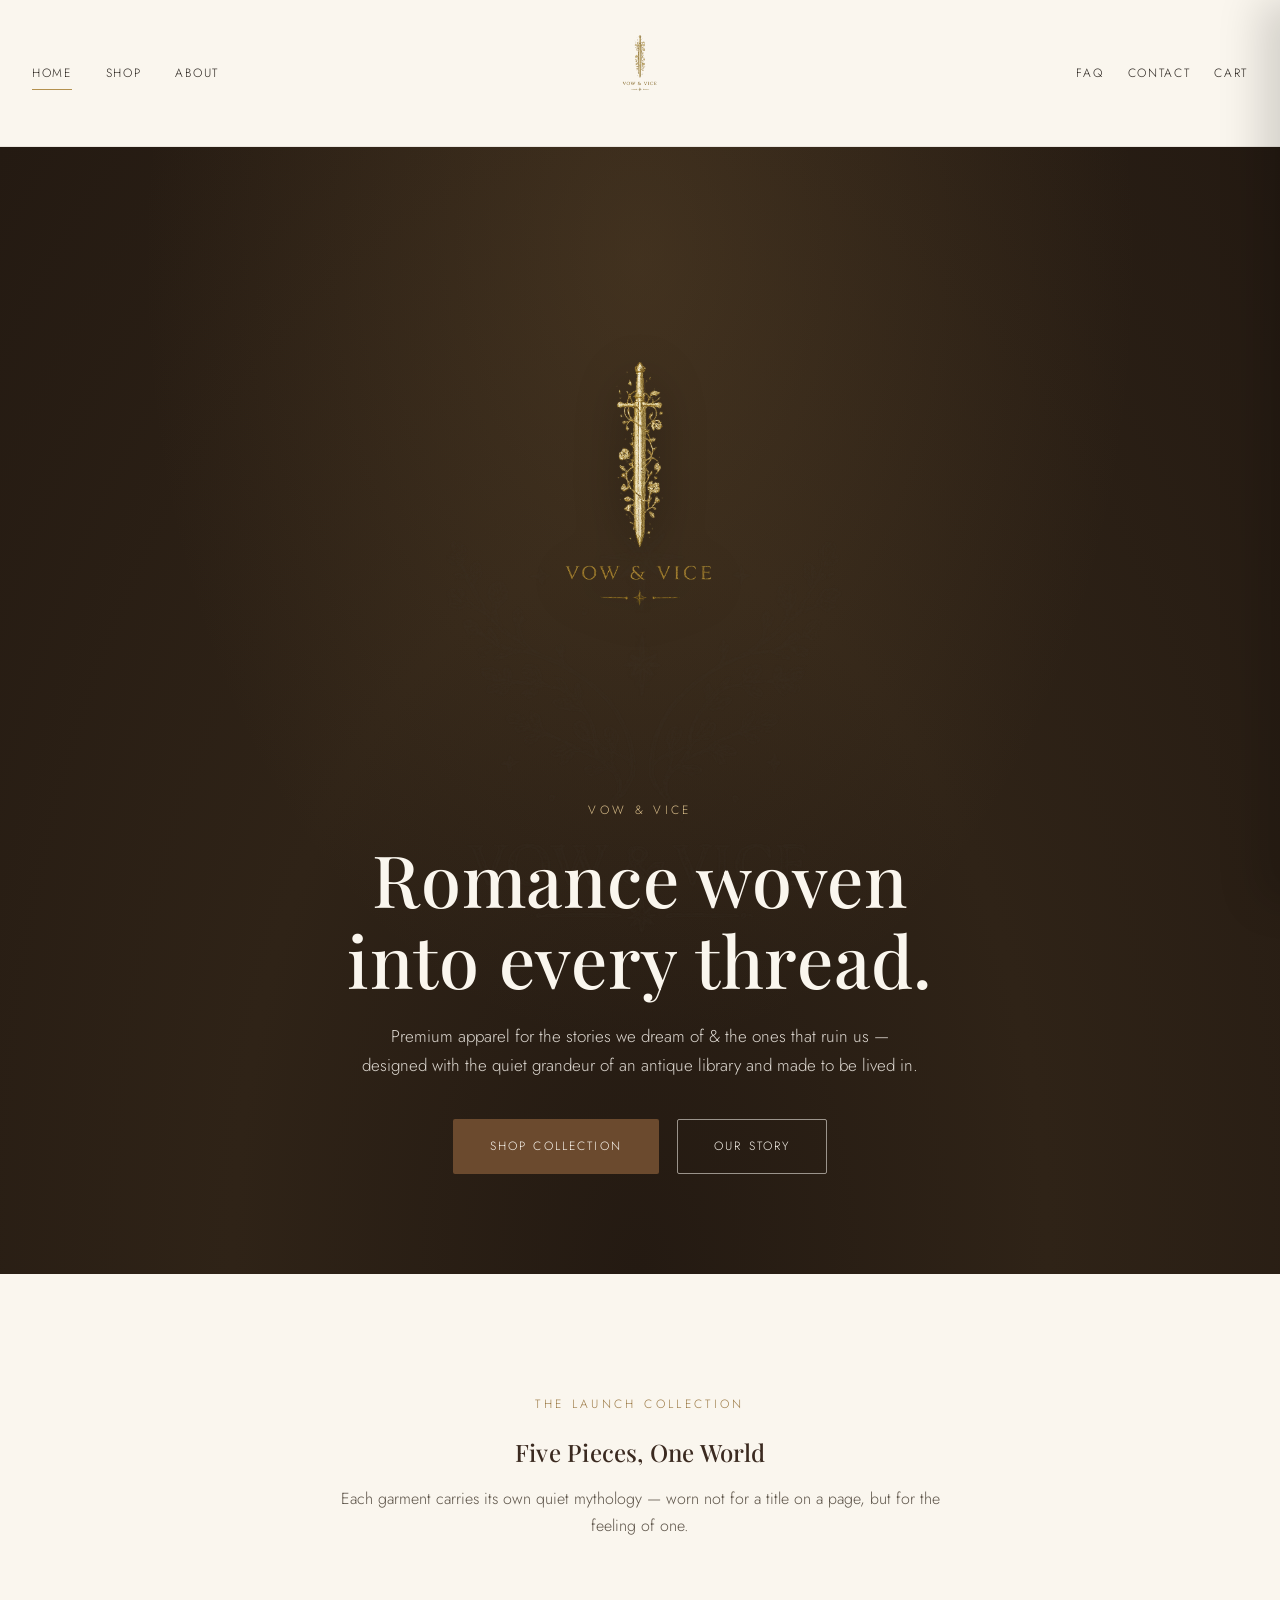
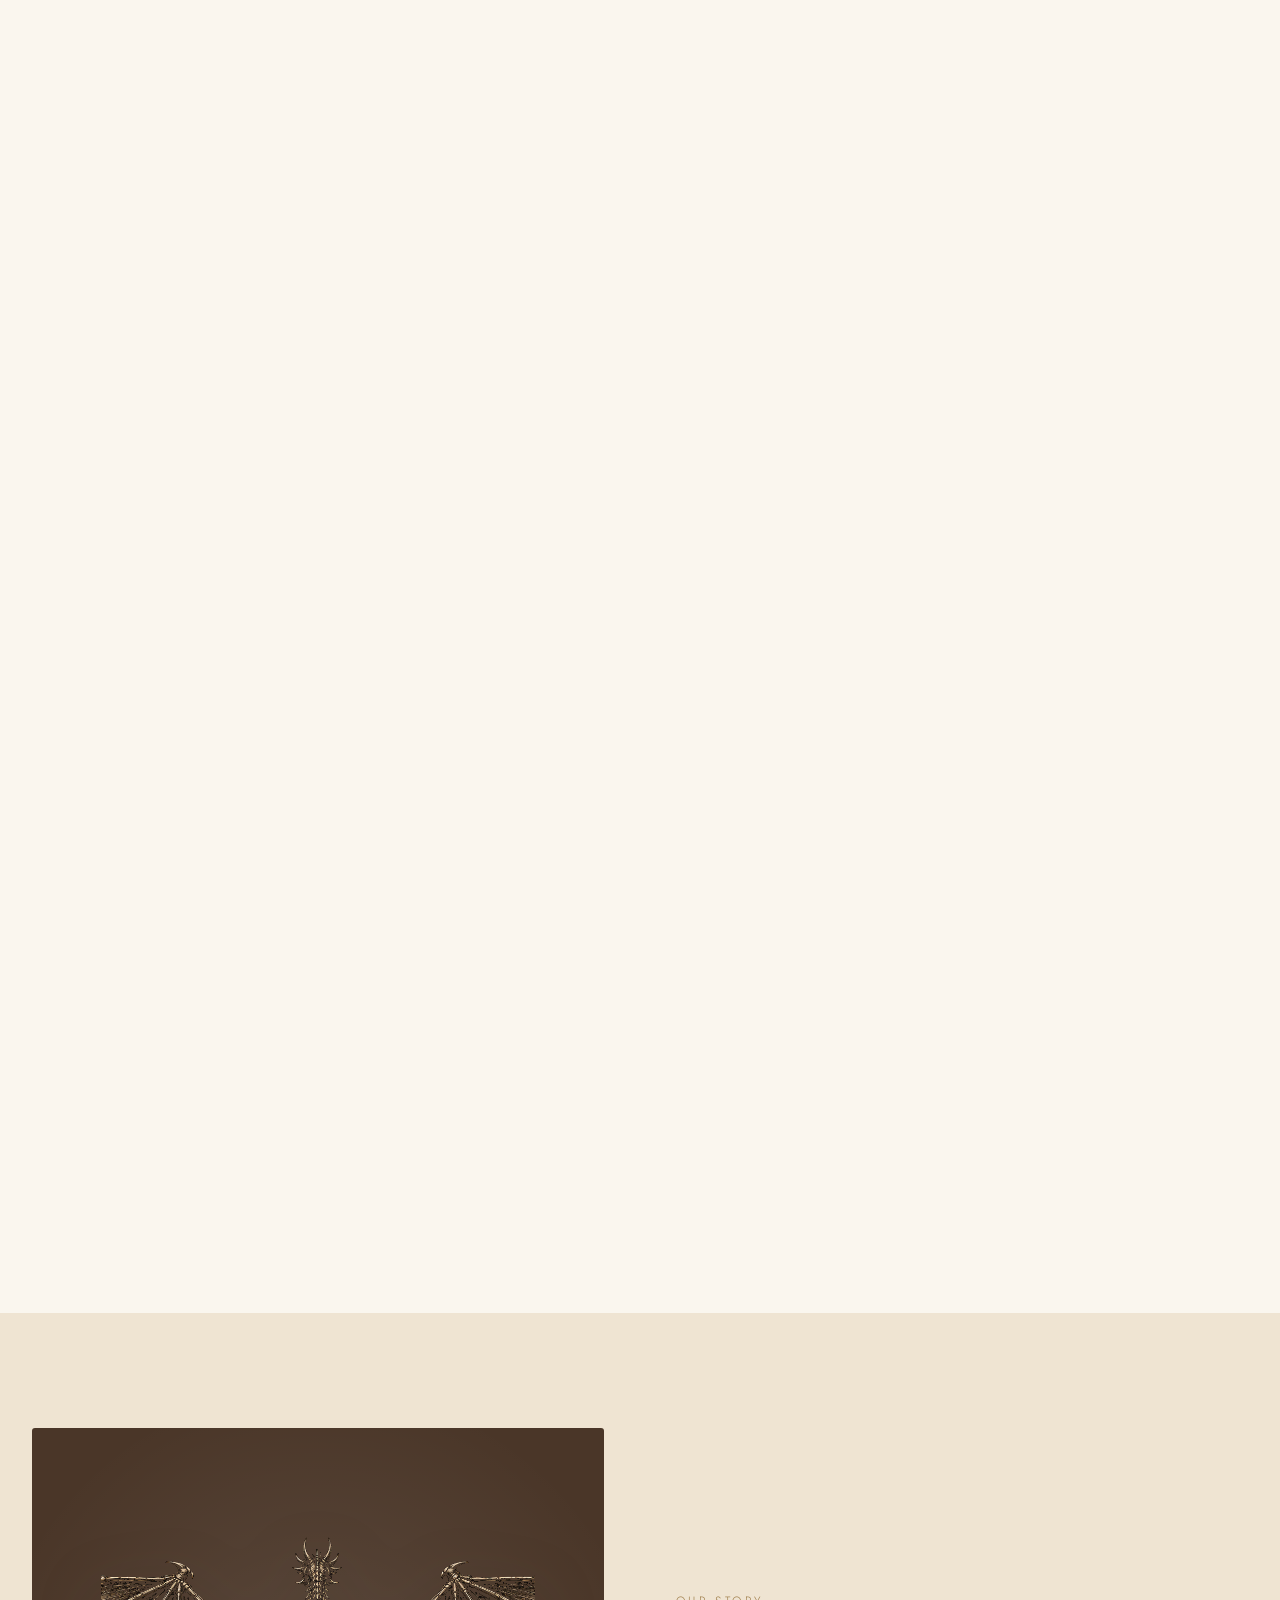
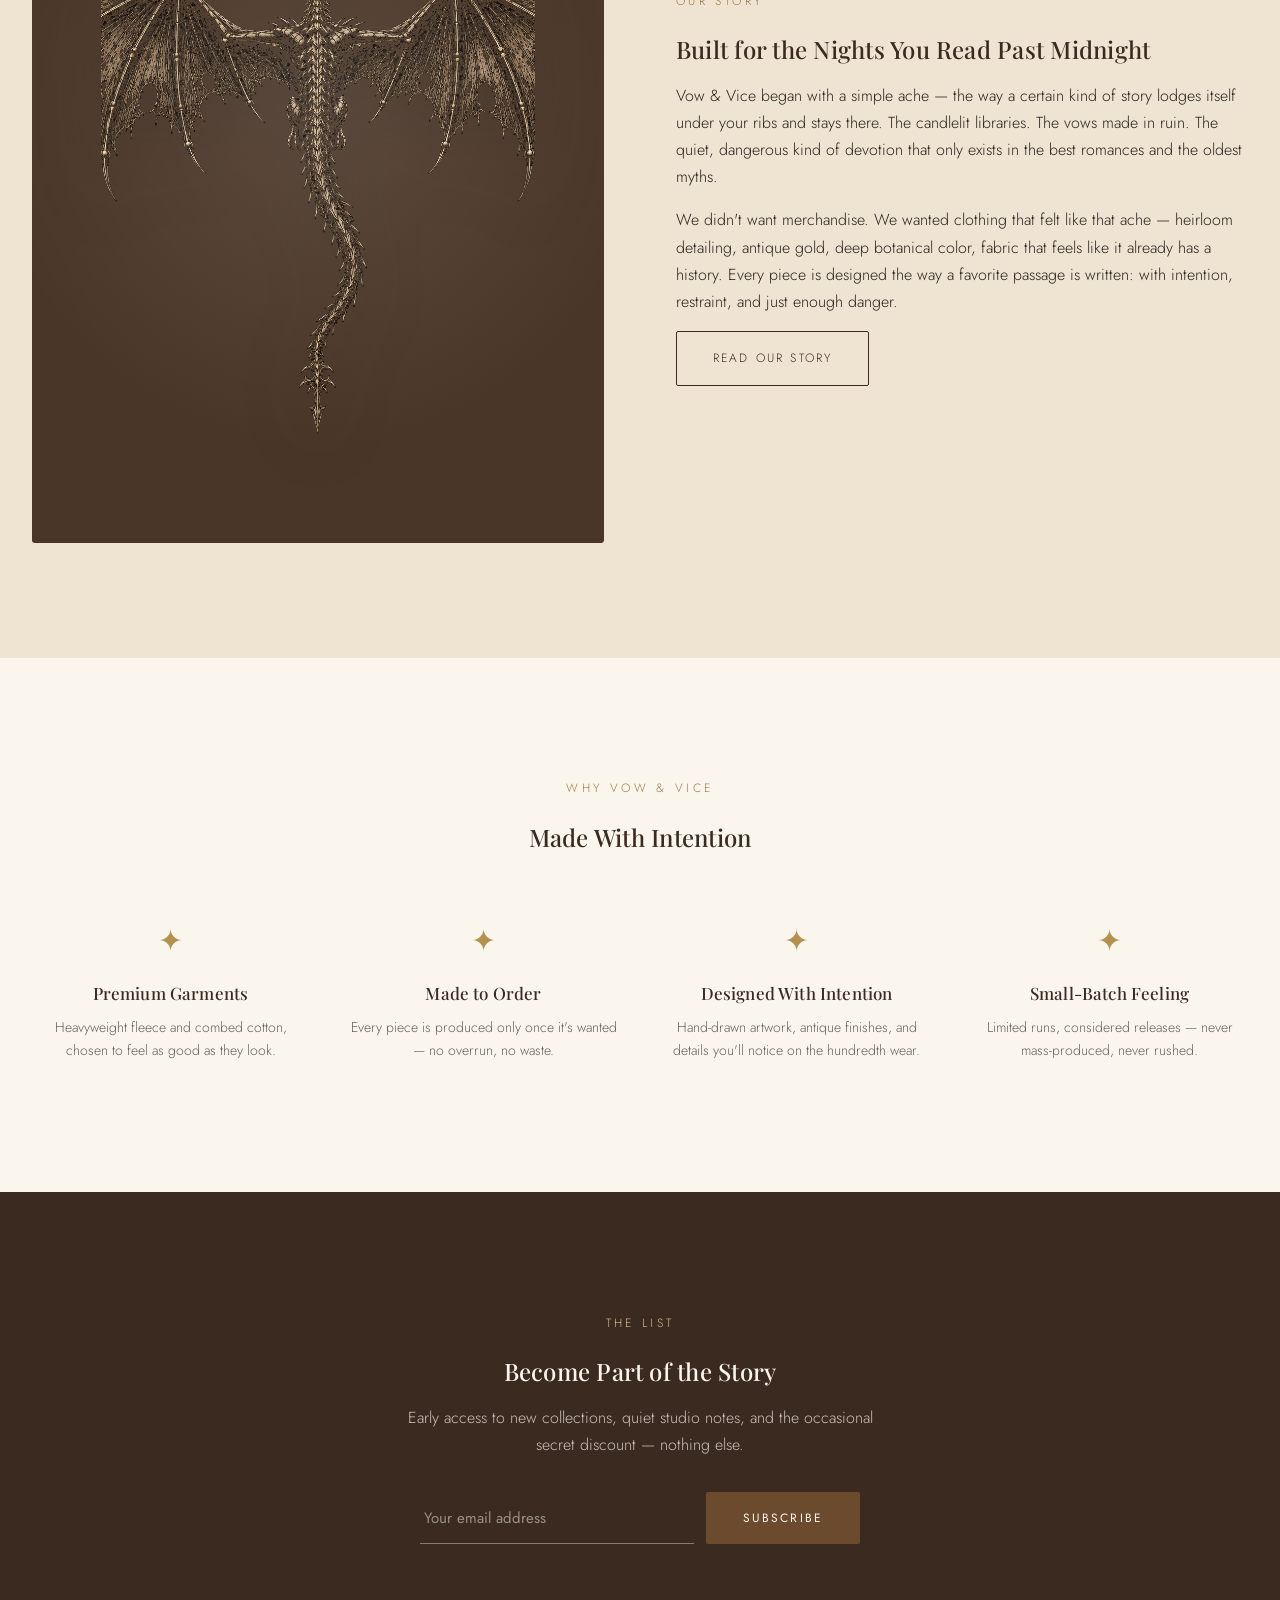
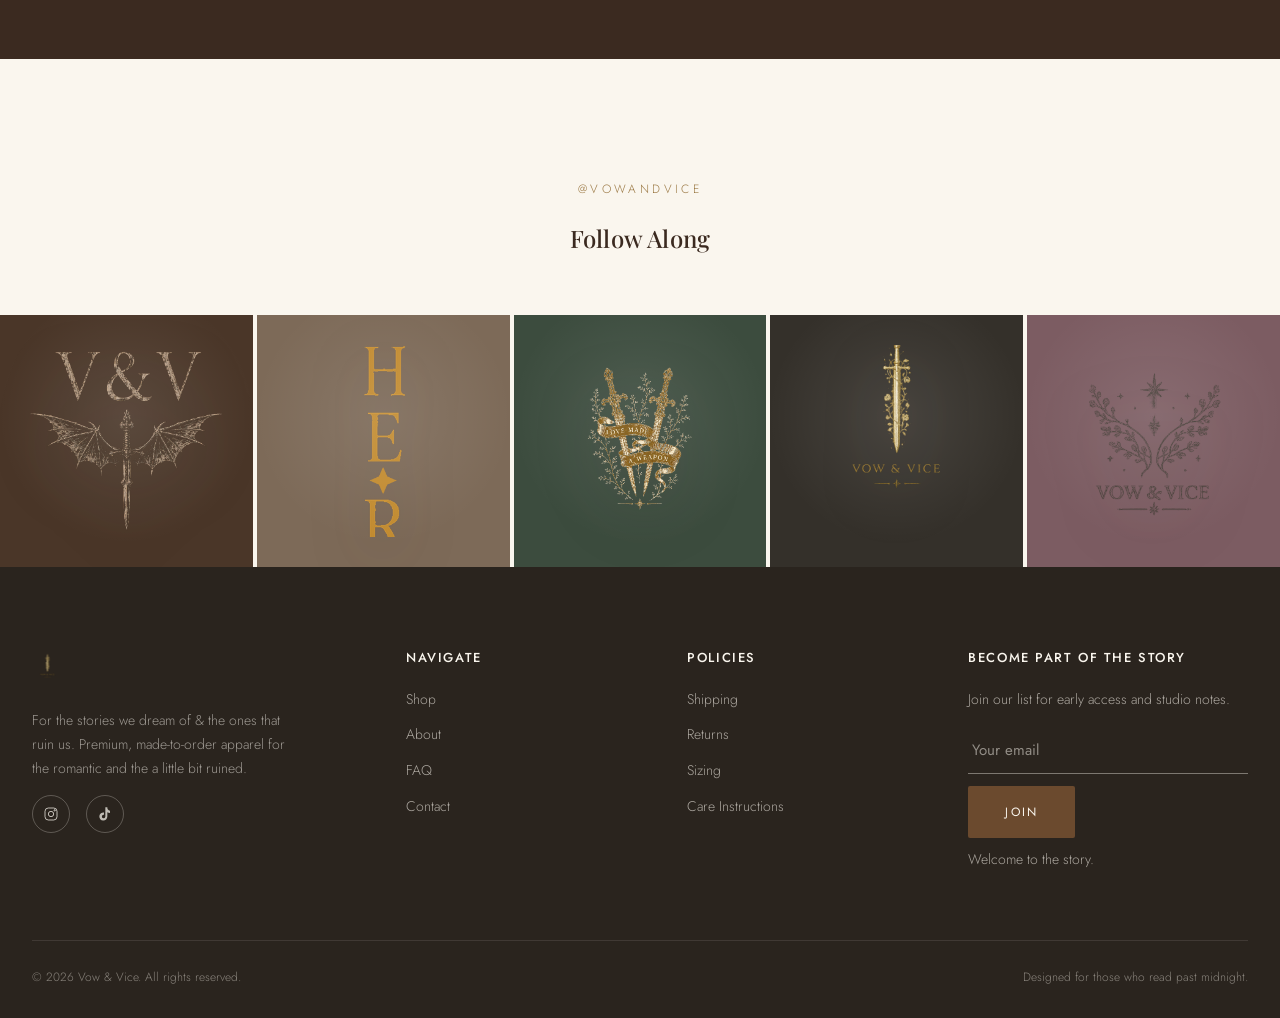
<file: index.html>
<!DOCTYPE html>
<html lang="en">
<head>
<meta charset="UTF-8">
<meta name="viewport" content="width=device-width, initial-scale=1.0">
<title>Vow & Vice — Romance Woven Into Every Thread</title>
<meta name="description" content="Vow & Vice is a premium apparel house for the romantic and the a little bit ruined — heirloom-inspired hoodies, sweatshirts and tees, made to order in small batches.">
<link rel="icon" href="images/logo-mark.png">
<link rel="stylesheet" href="css/style.css">
</head>
<body>
<a href="#main" class="skip-link">Skip to content</a>

<header class="site-header">
  <div class="header-inner">
    <nav class="nav-primary">
      <a href="index.html" class="active">Home</a>
      <a href="shop.html">Shop</a>
      <a href="about.html">About</a>
    </nav>
    <a href="index.html" class="brand-logo"><img src="images/logo-mark.png" alt="Vow & Vice"></a>
    <div class="nav-secondary">
      <a href="faq.html" class="nav-text-link">FAQ</a>
      <a href="contact.html" class="nav-text-link">Contact</a>
      <a href="cart.html" class="icon-btn" data-cart-open aria-label="Open cart">
        Cart <span class="cart-count">0</span>
      </a>
    </div>
    <button class="nav-toggle" aria-label="Open menu"><span></span><span></span><span></span></button>
  </div>
</header>

<div class="mobile-nav">
  <button class="mobile-nav-close" aria-label="Close menu">&times;</button>
  <a href="index.html">Home</a>
  <a href="shop.html">Shop</a>
  <a href="about.html">About</a>
  <a href="faq.html">FAQ</a>
  <a href="contact.html">Contact</a>
  <a href="cart.html">Cart</a>
</div>

<main id="main">

  <section class="hero">
    <div class="hero-bg-decor"><img src="images/emblem-wreath.png" alt="" loading="lazy"></div>
    <div class="hero-content">
    <img src="images/logo-mark.png" alt="Vow & Vice" class="hero-logo">
      <span class="eyebrow" id="c-home_hero_eyebrow">Vow &amp; Vice</span>
      <h1><span id="c-home_hero_headline_line1">Romance woven</span><br><span id="c-home_hero_headline_line2">into every thread.</span></h1>
      <p class="sub" id="c-home_hero_subheading">Premium apparel for the stories we dream of &amp; the ones that ruin us — designed with the quiet grandeur of an antique library and made to be lived in.</p>
      <div class="hero-actions">
        <a href="shop.html" class="btn btn-primary">Shop Collection</a>
        <a href="about.html" class="btn btn-secondary">Our Story</a>
      </div>
    </div>
  </section>

  <section class="section">
    <div class="container">
      <div class="section-head reveal">
        <span class="eyebrow">The Launch Collection</span>
        <h2>Five Pieces, One World</h2>
        <p>Each garment carries its own quiet mythology — worn not for a title on a page, but for the feeling of one.</p>
      </div>
      <div class="product-grid" id="featuredGrid"></div>
    </div>
  </section>

  <section class="section" style="background:var(--parchment);">
    <div class="container">
      <div class="story-block">
        <div class="visual reveal bg-espresso" style="display:flex;">
          <div class="plaque"><img src="images/print-dragon-back.png" alt="Dragon back print detail" loading="lazy"></div>
        </div>
        <div class="reveal">
          <span class="eyebrow">Our Story</span>
          <h2 id="c-home_story_heading">Built for the Nights You Read Past Midnight</h2>
          <p id="c-home_story_paragraph1">Vow &amp; Vice began with a simple ache — the way a certain kind of story lodges itself under your ribs and stays there. The candlelit libraries. The vows made in ruin. The quiet, dangerous kind of devotion that only exists in the best romances and the oldest myths.</p>
          <p id="c-home_story_paragraph2">We didn't want merchandise. We wanted clothing that felt like that ache — heirloom detailing, antique gold, deep botanical color, fabric that feels like it already has a history. Every piece is designed the way a favorite passage is written: with intention, restraint, and just enough danger.</p>
          <a href="about.html" class="btn btn-secondary">Read Our Story</a>
        </div>
      </div>
    </div>
  </section>

  <section class="section">
    <div class="container">
      <div class="section-head reveal">
        <span class="eyebrow">Why Vow &amp; Vice</span>
        <h2>Made With Intention</h2>
      </div>
      <div class="why-grid">
        <div class="why-item reveal">
          <div class="glyph">&#10022;</div>
          <h3>Premium Garments</h3>
          <p>Heavyweight fleece and combed cotton, chosen to feel as good as they look.</p>
        </div>
        <div class="why-item reveal">
          <div class="glyph">&#10022;</div>
          <h3>Made to Order</h3>
          <p>Every piece is produced only once it's wanted — no overrun, no waste.</p>
        </div>
        <div class="why-item reveal">
          <div class="glyph">&#10022;</div>
          <h3>Designed With Intention</h3>
          <p>Hand-drawn artwork, antique finishes, and details you'll notice on the hundredth wear.</p>
        </div>
        <div class="why-item reveal">
          <div class="glyph">&#10022;</div>
          <h3>Small-Batch Feeling</h3>
          <p>Limited runs, considered releases — never mass-produced, never rushed.</p>
        </div>
      </div>
    </div>
  </section>

  <section class="newsletter">
    <div class="container">
      <span class="eyebrow" style="color:var(--gold-soft);">The List</span>
      <h2>Become Part of the Story</h2>
      <p>Early access to new collections, quiet studio notes, and the occasional secret discount — nothing else.</p>
      <form class="newsletter-form" name="newsletter" method="POST" data-netlify="true" netlify-honeypot="bot-field" action="/thank-you-newsletter.html">
        <input type="hidden" name="form-name" value="newsletter">
        <p style="display:none;"><label>Do not fill this out: <input name="bot-field"></label></p>
        <input type="email" name="email" placeholder="Your email address" required aria-label="Email address">
        <button type="submit" class="btn btn-primary">Subscribe</button>
      </form>
      <p class="form-success">Welcome to the story. Check your inbox soon.</p>
    </div>
  </section>

  <section class="section" style="padding-bottom: 0;">
    <div class="container">
      <div class="section-head reveal">
        <span class="eyebrow">@vowandvice</span>
        <h2>Follow Along</h2>
      </div>
    </div>
    <div class="insta-grid"></div>
  </section>

</main>

<footer class="site-footer">
  <div class="container">
    <div class="footer-grid">
      <div class="footer-brand">
        <img src="images/logo-mark.png" alt="Vow & Vice">
        <p>For the stories we dream of &amp; the ones that ruin us. Premium, made-to-order apparel for the romantic and the a little bit ruined.</p>
        <div class="footer-social">
          <a href="#" aria-label="Instagram"><svg width="16" height="16" viewBox="0 0 24 24" fill="none" stroke="currentColor" stroke-width="1.5"><rect x="3" y="3" width="18" height="18" rx="5"/><circle cx="12" cy="12" r="4"/><circle cx="17.5" cy="6.5" r="1"/></svg></a>
          <a href="#" aria-label="TikTok"><svg width="16" height="16" viewBox="0 0 24 24" fill="currentColor"><path d="M15.5 2h-3v13.6a2.6 2.6 0 1 1-2-2.53V9.9a6 6 0 1 0 5 5.92V9.2a7.7 7.7 0 0 0 4 1.13V7.2A4.9 4.9 0 0 1 15.5 2Z"/></svg></a>
        </div>
      </div>
      <div class="footer-col">
        <h4>Navigate</h4>
        <a href="shop.html">Shop</a>
        <a href="about.html">About</a>
        <a href="faq.html">FAQ</a>
        <a href="contact.html">Contact</a>
      </div>
      <div class="footer-col">
        <h4>Policies</h4>
        <a href="faq.html#shipping">Shipping</a>
        <a href="faq.html#returns">Returns</a>
        <a href="faq.html#sizing">Sizing</a>
        <a href="faq.html#care">Care Instructions</a>
      </div>
      <div class="footer-col">
        <h4>Become Part of the Story</h4>
        <p style="margin-bottom:16px;">Join our list for early access and studio notes.</p>
        <form class="newsletter-form" style="justify-content:flex-start;" name="newsletter" method="POST" data-netlify="true" netlify-honeypot="bot-field" action="/thank-you-newsletter.html">
          <input type="hidden" name="form-name" value="newsletter">
          <input type="email" name="email" placeholder="Your email" required aria-label="Email address">
          <button class="btn btn-primary" type="submit">Join</button>
        </form>
        <p class="form-success" style="margin-top:10px;">Welcome to the story.</p>
      </div>
    </div>
    <div class="footer-bottom">
      <span>&copy; 2026 Vow &amp; Vice. All rights reserved.</span>
      <span>Designed for those who read past midnight.</span>
    </div>
  </div>
</footer>

<div class="overlay" id="cartOverlay"></div>
<div class="cart-drawer" id="cartDrawer">
  <div class="drawer-head"><h3>Your Bag</h3><button id="drawerClose" aria-label="Close cart">&times;</button></div>
  <div class="drawer-items" id="drawerItems"></div>
  <div class="drawer-foot" id="drawerFoot"></div>
</div>

<script src="js/products.js"></script>
<script src="js/content.js"></script>
<script src="js/cart.js"></script>
<script src="js/product-page.js"></script>
<script src="js/main.js"></script>
<script>
  productsReady.then(() => {
    document.getElementById('featuredGrid').innerHTML = PRODUCTS.map(p => productCardHTML(p)).join('');
    document.querySelectorAll('#featuredGrid .reveal').forEach((el, i) => { el.style.transitionDelay = (i * 60) + 'ms'; });
  });

  const instaTiles = [
    { bg: 'bg-espresso', src: 'images/print-dragon-crest.png' },
    { bg: 'bg-taupe', src: 'images/print-worth-the-ruin-stars.png' },
    { bg: 'bg-forest', src: 'images/print-love-weapon.png' },
    { bg: 'bg-charcoal', src: 'images/logo-mark.png' },
    { bg: 'bg-mauve', src: 'images/emblem-wreath.png' }
  ];
  document.querySelector('.insta-grid').innerHTML = instaTiles.map(t => `
    <a href="#" aria-label="Instagram post" class="${t.bg}">
      <div class="plaque"><img src="${t.src}" alt="" loading="lazy"></div>
    </a>`).join('');
</script>
</body>
</html>
</file>
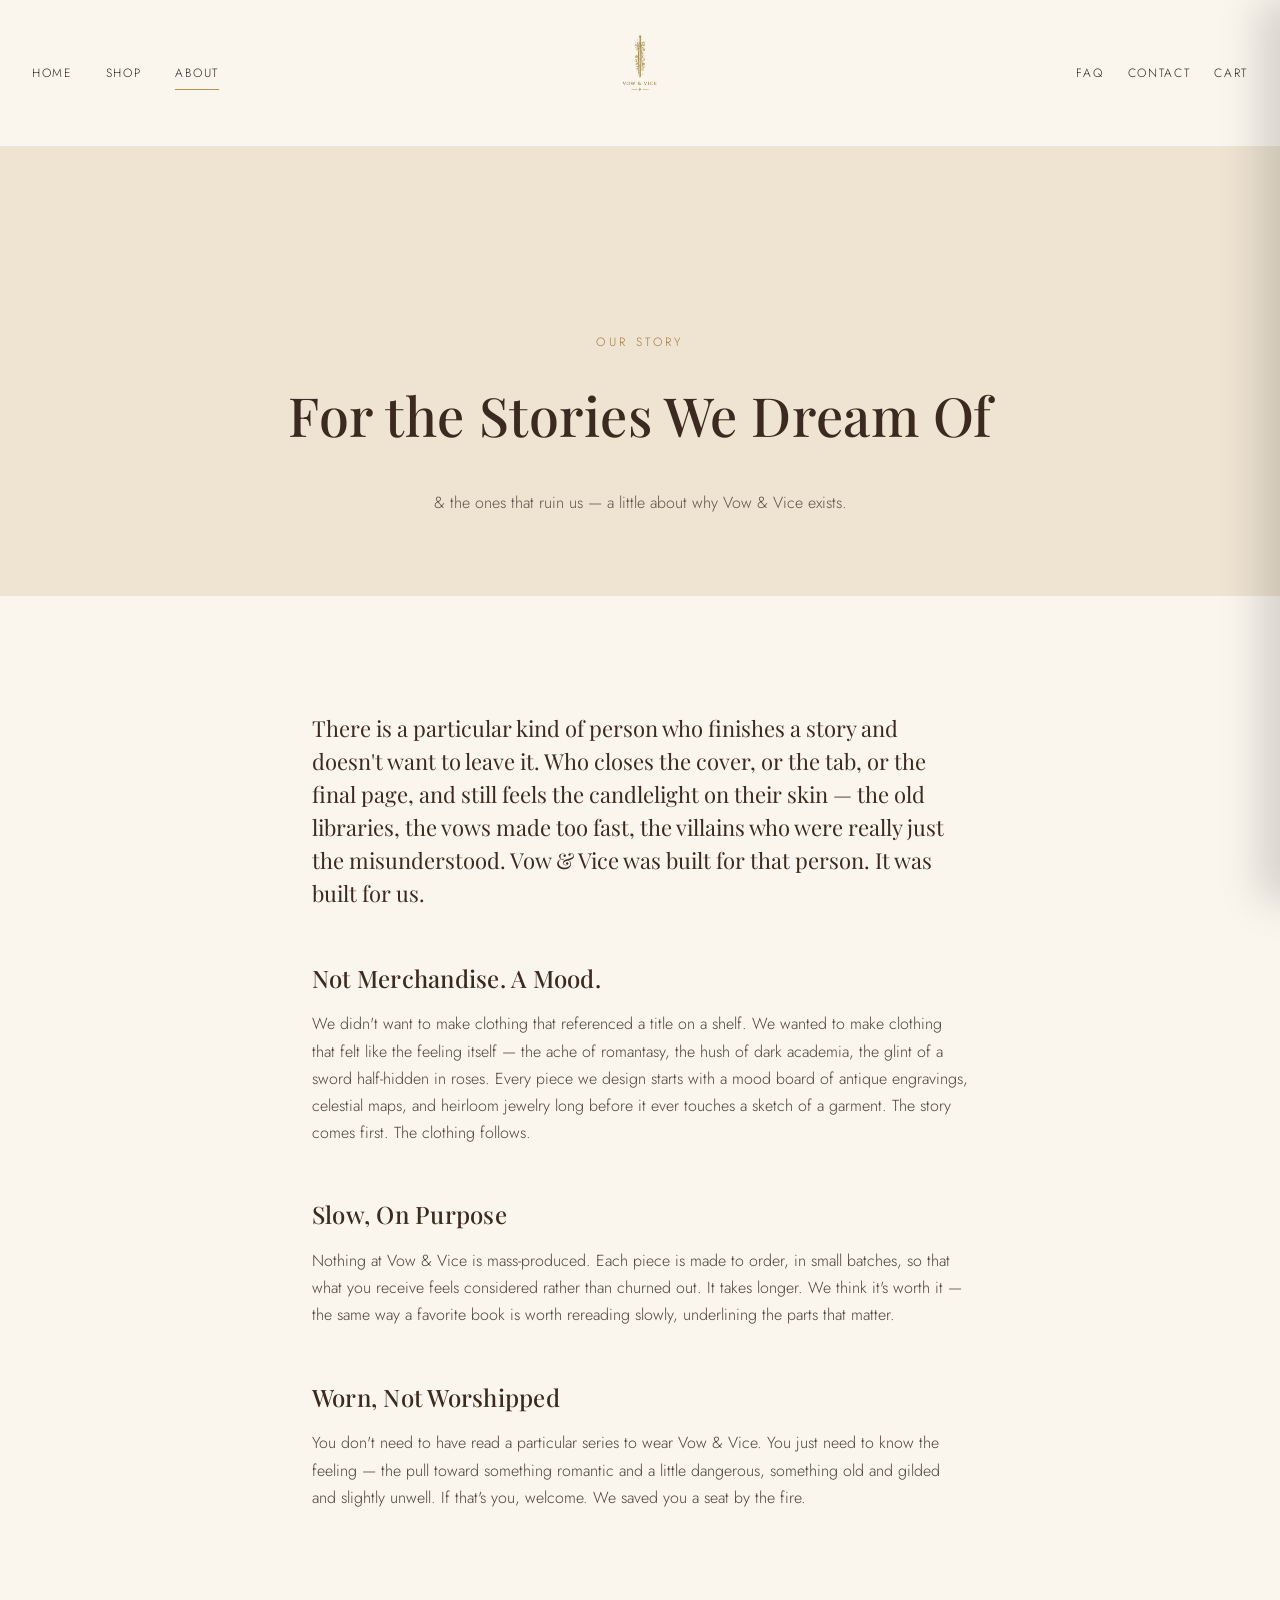
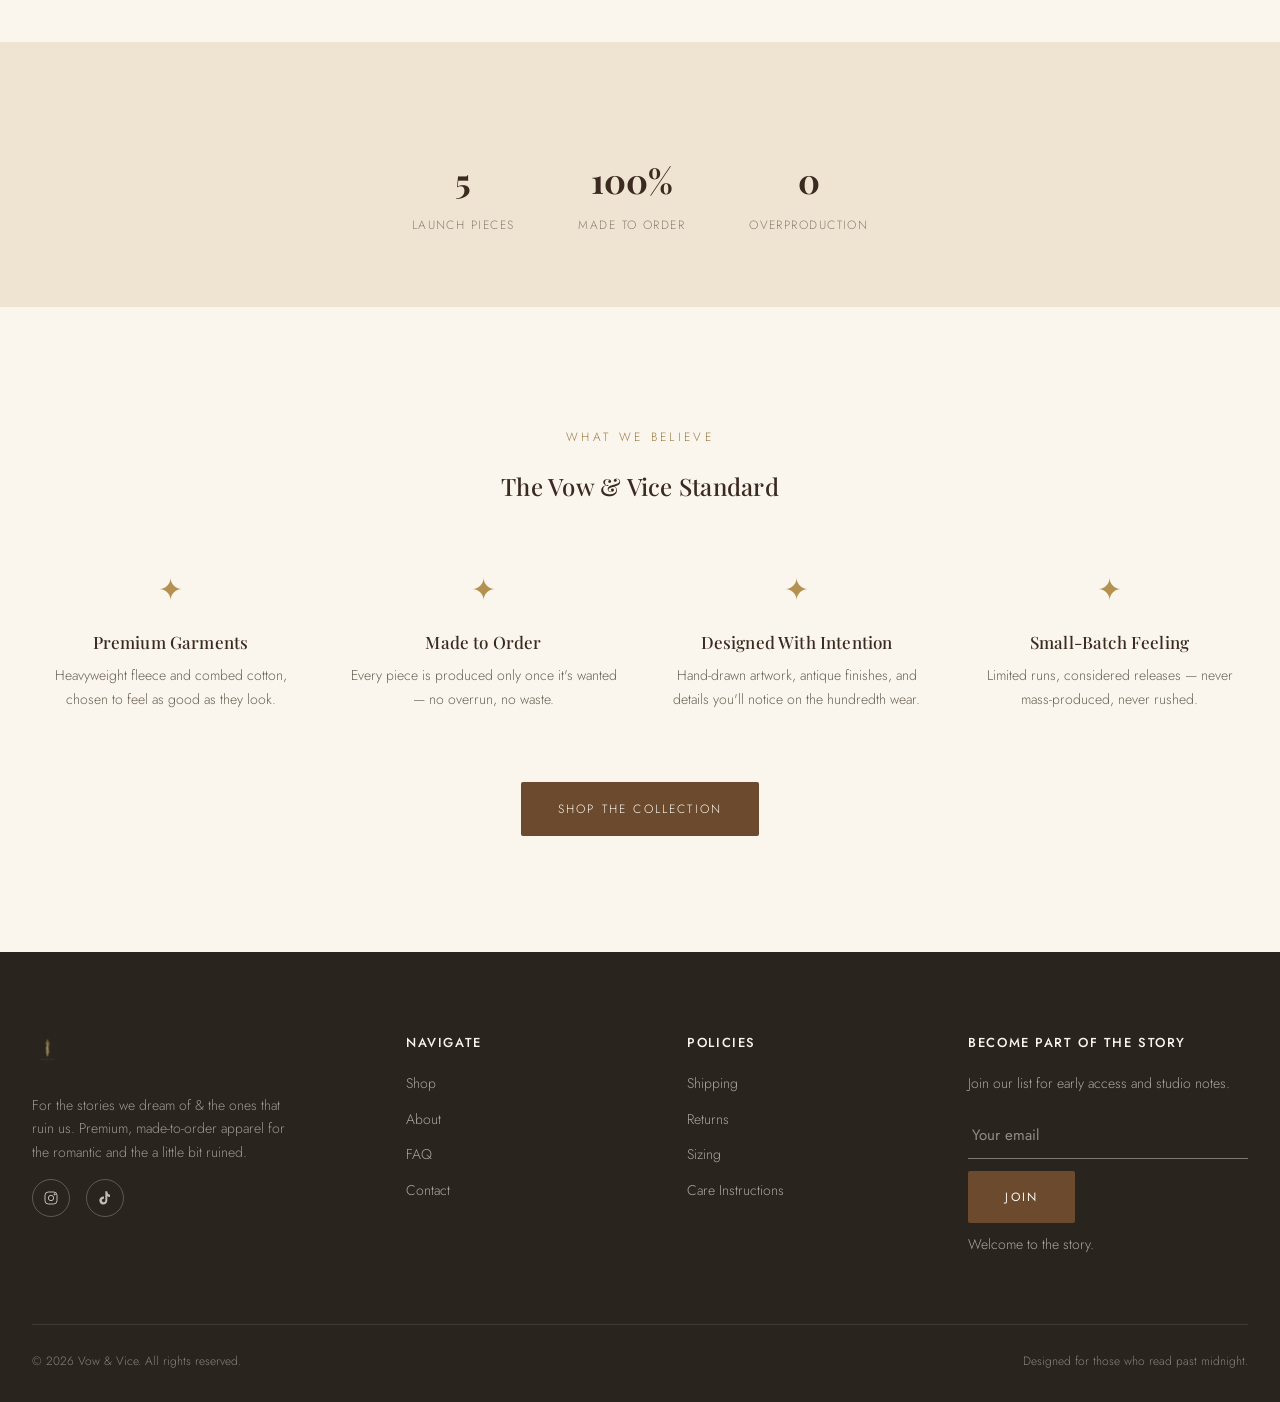
<file: about.html>
<!DOCTYPE html>
<html lang="en">
<head>
<meta charset="UTF-8">
<meta name="viewport" content="width=device-width, initial-scale=1.0">
<title>Our Story — Vow & Vice</title>
<meta name="description" content="Vow & Vice is a premium apparel house built for the romantic and the a little bit ruined — slow, small-batch, made to order.">
<link rel="icon" href="images/logo-mark.png">
<link rel="stylesheet" href="css/style.css">
</head>
<body>
<a href="#main" class="skip-link">Skip to content</a>

<header class="site-header">
  <div class="header-inner">
    <nav class="nav-primary">
      <a href="index.html">Home</a>
      <a href="shop.html">Shop</a>
      <a href="about.html" class="active">About</a>
    </nav>
    <a href="index.html" class="brand-logo"><img src="images/logo-mark.png" alt="Vow & Vice"></a>
    <div class="nav-secondary">
      <a href="faq.html" class="nav-text-link">FAQ</a>
      <a href="contact.html" class="nav-text-link">Contact</a>
      <a href="cart.html" class="icon-btn" data-cart-open aria-label="Open cart">
        Cart <span class="cart-count">0</span>
      </a>
    </div>
    <button class="nav-toggle" aria-label="Open menu"><span></span><span></span><span></span></button>
  </div>
</header>

<div class="mobile-nav">
  <button class="mobile-nav-close" aria-label="Close menu">&times;</button>
  <a href="index.html">Home</a>
  <a href="shop.html">Shop</a>
  <a href="about.html">About</a>
  <a href="faq.html">FAQ</a>
  <a href="contact.html">Contact</a>
  <a href="cart.html">Cart</a>
</div>

<main id="main">
  <section class="page-banner">
    <span class="eyebrow">Our Story</span>
    <h1>For the Stories We Dream Of</h1>
    <p>&amp; the ones that ruin us — a little about why Vow &amp; Vice exists.</p>
  </section>

  <section class="section">
    <div class="container prose reveal">
      <p id="c-about_intro" style="font-family:var(--font-serif); font-size:22px; color:var(--espresso); line-height:1.5;">There is a particular kind of person who finishes a story and doesn't want to leave it. Who closes the cover, or the tab, or the final page, and still feels the candlelight on their skin — the old libraries, the vows made too fast, the villains who were really just the misunderstood. Vow &amp; Vice was built for that person. It was built for us.</p>

      <h2 id="c-about_section1_heading">Not Merchandise. A Mood.</h2>
      <p id="c-about_section1_text">We didn't want to make clothing that referenced a title on a shelf. We wanted to make clothing that felt like the feeling itself — the ache of romantasy, the hush of dark academia, the glint of a sword half-hidden in roses. Every piece we design starts with a mood board of antique engravings, celestial maps, and heirloom jewelry long before it ever touches a sketch of a garment. The story comes first. The clothing follows.</p>

      <h2 id="c-about_section2_heading">Slow, On Purpose</h2>
      <p id="c-about_section2_text">Nothing at Vow &amp; Vice is mass-produced. Each piece is made to order, in small batches, so that what you receive feels considered rather than churned out. It takes longer. We think it's worth it — the same way a favorite book is worth rereading slowly, underlining the parts that matter.</p>

      <h2 id="c-about_section3_heading">Worn, Not Worshipped</h2>
      <p id="c-about_section3_text">You don't need to have read a particular series to wear Vow &amp; Vice. You just need to know the feeling — the pull toward something romantic and a little dangerous, something old and gilded and slightly unwell. If that's you, welcome. We saved you a seat by the fire.</p>
    </div>
  </section>

  <section class="section" style="background:var(--parchment); padding-top:70px; padding-bottom:70px;">
    <div class="container">
      <div class="stat-row reveal">
        <div class="stat"><b>5</b><span>Launch Pieces</span></div>
        <div class="stat"><b>100%</b><span>Made to Order</span></div>
        <div class="stat"><b>0</b><span>Overproduction</span></div>
      </div>
    </div>
  </section>

  <section class="section">
    <div class="container">
      <div class="section-head reveal">
        <span class="eyebrow">What We Believe</span>
        <h2>The Vow &amp; Vice Standard</h2>
      </div>
      <div class="why-grid">
        <div class="why-item reveal">
          <div class="glyph">&#10022;</div>
          <h3>Premium Garments</h3>
          <p>Heavyweight fleece and combed cotton, chosen to feel as good as they look.</p>
        </div>
        <div class="why-item reveal">
          <div class="glyph">&#10022;</div>
          <h3>Made to Order</h3>
          <p>Every piece is produced only once it's wanted — no overrun, no waste.</p>
        </div>
        <div class="why-item reveal">
          <div class="glyph">&#10022;</div>
          <h3>Designed With Intention</h3>
          <p>Hand-drawn artwork, antique finishes, and details you'll notice on the hundredth wear.</p>
        </div>
        <div class="why-item reveal">
          <div class="glyph">&#10022;</div>
          <h3>Small-Batch Feeling</h3>
          <p>Limited runs, considered releases — never mass-produced, never rushed.</p>
        </div>
      </div>
      <div style="text-align:center; margin-top:56px;">
        <a href="shop.html" class="btn btn-primary">Shop the Collection</a>
      </div>
    </div>
  </section>
</main>

<footer class="site-footer">
  <div class="container">
    <div class="footer-grid">
      <div class="footer-brand">
        <img src="images/logo-mark.png" alt="Vow & Vice">
        <p>For the stories we dream of &amp; the ones that ruin us. Premium, made-to-order apparel for the romantic and the a little bit ruined.</p>
        <div class="footer-social">
          <a href="#" aria-label="Instagram"><svg width="16" height="16" viewBox="0 0 24 24" fill="none" stroke="currentColor" stroke-width="1.5"><rect x="3" y="3" width="18" height="18" rx="5"/><circle cx="12" cy="12" r="4"/><circle cx="17.5" cy="6.5" r="1"/></svg></a>
          <a href="#" aria-label="TikTok"><svg width="16" height="16" viewBox="0 0 24 24" fill="currentColor"><path d="M15.5 2h-3v13.6a2.6 2.6 0 1 1-2-2.53V9.9a6 6 0 1 0 5 5.92V9.2a7.7 7.7 0 0 0 4 1.13V7.2A4.9 4.9 0 0 1 15.5 2Z"/></svg></a>
        </div>
      </div>
      <div class="footer-col">
        <h4>Navigate</h4>
        <a href="shop.html">Shop</a>
        <a href="about.html">About</a>
        <a href="faq.html">FAQ</a>
        <a href="contact.html">Contact</a>
      </div>
      <div class="footer-col">
        <h4>Policies</h4>
        <a href="faq.html#shipping">Shipping</a>
        <a href="faq.html#returns">Returns</a>
        <a href="faq.html#sizing">Sizing</a>
        <a href="faq.html#care">Care Instructions</a>
      </div>
      <div class="footer-col">
        <h4>Become Part of the Story</h4>
        <p style="margin-bottom:16px;">Join our list for early access and studio notes.</p>
        <form class="newsletter-form" style="justify-content:flex-start;" name="newsletter" method="POST" data-netlify="true" netlify-honeypot="bot-field" action="/thank-you-newsletter.html">
          <input type="hidden" name="form-name" value="newsletter">
          <input type="email" name="email" placeholder="Your email" required aria-label="Email address">
          <button class="btn btn-primary" type="submit">Join</button>
        </form>
        <p class="form-success" style="margin-top:10px;">Welcome to the story.</p>
      </div>
    </div>
    <div class="footer-bottom">
      <span>&copy; 2026 Vow &amp; Vice. All rights reserved.</span>
      <span>Designed for those who read past midnight.</span>
    </div>
  </div>
</footer>

<div class="overlay" id="cartOverlay"></div>
<div class="cart-drawer" id="cartDrawer">
  <div class="drawer-head"><h3>Your Bag</h3><button id="drawerClose" aria-label="Close cart">&times;</button></div>
  <div class="drawer-items" id="drawerItems"></div>
  <div class="drawer-foot" id="drawerFoot"></div>
</div>

<script src="js/products.js"></script>
<script src="js/content.js"></script>
<script src="js/cart.js"></script>
<script src="js/main.js"></script>
</body>
</html>
</file>
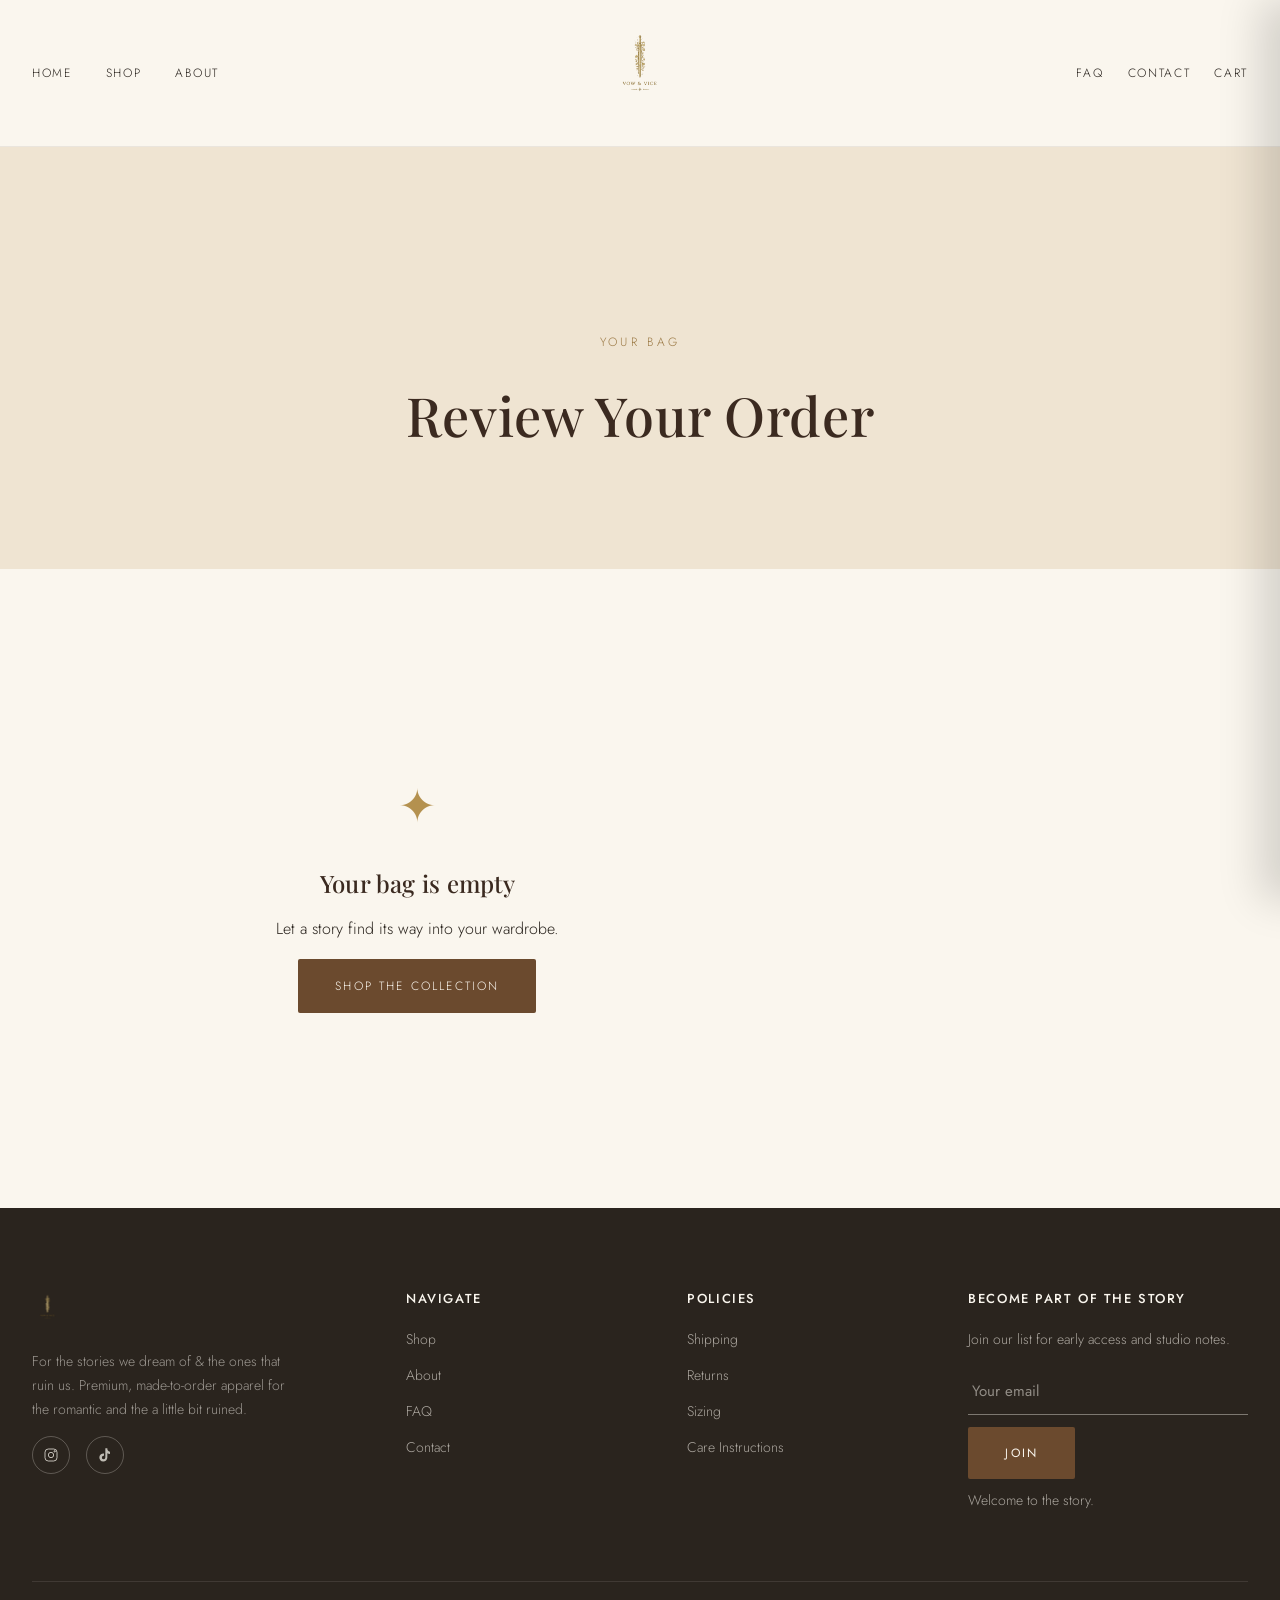
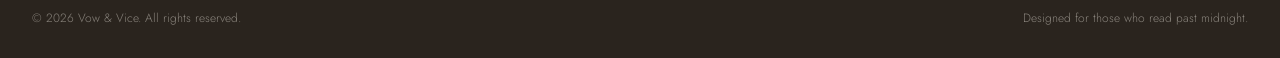
<file: cart.html>
<!DOCTYPE html>
<html lang="en">
<head>
<meta charset="UTF-8">
<meta name="viewport" content="width=device-width, initial-scale=1.0">
<title>Your Bag — Vow & Vice</title>
<meta name="description" content="Review the items in your Vow & Vice bag.">
<link rel="icon" href="images/logo-mark.png">
<link rel="stylesheet" href="css/style.css">
</head>
<body>
<a href="#main" class="skip-link">Skip to content</a>

<header class="site-header">
  <div class="header-inner">
    <nav class="nav-primary">
      <a href="index.html">Home</a>
      <a href="shop.html">Shop</a>
      <a href="about.html">About</a>
    </nav>
    <a href="index.html" class="brand-logo"><img src="images/logo-mark.png" alt="Vow & Vice"></a>
    <div class="nav-secondary">
      <a href="faq.html" class="nav-text-link">FAQ</a>
      <a href="contact.html" class="nav-text-link">Contact</a>
      <a href="cart.html" class="icon-btn" aria-label="Open cart">
        Cart <span class="cart-count">0</span>
      </a>
    </div>
    <button class="nav-toggle" aria-label="Open menu"><span></span><span></span><span></span></button>
  </div>
</header>

<div class="mobile-nav">
  <button class="mobile-nav-close" aria-label="Close menu">&times;</button>
  <a href="index.html">Home</a>
  <a href="shop.html">Shop</a>
  <a href="about.html">About</a>
  <a href="faq.html">FAQ</a>
  <a href="contact.html">Contact</a>
  <a href="cart.html">Cart</a>
</div>

<main id="main">
  <section class="page-banner">
    <span class="eyebrow">Your Bag</span>
    <h1>Review Your Order</h1>
  </section>

  <section class="section">
    <div class="container cart-layout">
      <div id="cartPageBody"></div>

      <div class="summary-box" id="cartSummary">
        <h3 style="margin-bottom:20px;">Order Summary</h3>
        <div class="summary-row"><span>Subtotal</span><span id="sumSubtotal">$0.00</span></div>
        <div class="summary-row"><span>Shipping</span><span>Calculated at checkout</span></div>
        <div class="summary-row total"><span>Estimated Total</span><span id="sumTotal">$0.00</span></div>
        <a href="#" class="btn btn-dark btn-block" style="margin-top:24px;" onclick="alert('Checkout is not connected yet — this is a preview build. Once your payment provider is set up, this button will take customers to a secure checkout.'); return false;">Checkout</a>
        <a href="shop.html" class="btn btn-secondary btn-block" style="margin-top:12px;">Continue Shopping</a>
      </div>
    </div>
  </section>
</main>

<footer class="site-footer">
  <div class="container">
    <div class="footer-grid">
      <div class="footer-brand">
        <img src="images/logo-mark.png" alt="Vow & Vice">
        <p>For the stories we dream of &amp; the ones that ruin us. Premium, made-to-order apparel for the romantic and the a little bit ruined.</p>
        <div class="footer-social">
          <a href="#" aria-label="Instagram"><svg width="16" height="16" viewBox="0 0 24 24" fill="none" stroke="currentColor" stroke-width="1.5"><rect x="3" y="3" width="18" height="18" rx="5"/><circle cx="12" cy="12" r="4"/><circle cx="17.5" cy="6.5" r="1"/></svg></a>
          <a href="#" aria-label="TikTok"><svg width="16" height="16" viewBox="0 0 24 24" fill="currentColor"><path d="M15.5 2h-3v13.6a2.6 2.6 0 1 1-2-2.53V9.9a6 6 0 1 0 5 5.92V9.2a7.7 7.7 0 0 0 4 1.13V7.2A4.9 4.9 0 0 1 15.5 2Z"/></svg></a>
        </div>
      </div>
      <div class="footer-col">
        <h4>Navigate</h4>
        <a href="shop.html">Shop</a>
        <a href="about.html">About</a>
        <a href="faq.html">FAQ</a>
        <a href="contact.html">Contact</a>
      </div>
      <div class="footer-col">
        <h4>Policies</h4>
        <a href="faq.html#shipping">Shipping</a>
        <a href="faq.html#returns">Returns</a>
        <a href="faq.html#sizing">Sizing</a>
        <a href="faq.html#care">Care Instructions</a>
      </div>
      <div class="footer-col">
        <h4>Become Part of the Story</h4>
        <p style="margin-bottom:16px;">Join our list for early access and studio notes.</p>
        <form class="newsletter-form" style="justify-content:flex-start;" name="newsletter" method="POST" data-netlify="true" netlify-honeypot="bot-field" action="/thank-you-newsletter.html">
          <input type="hidden" name="form-name" value="newsletter">
          <input type="email" name="email" placeholder="Your email" required aria-label="Email address">
          <button class="btn btn-primary" type="submit">Join</button>
        </form>
        <p class="form-success" style="margin-top:10px;">Welcome to the story.</p>
      </div>
    </div>
    <div class="footer-bottom">
      <span>&copy; 2026 Vow &amp; Vice. All rights reserved.</span>
      <span>Designed for those who read past midnight.</span>
    </div>
  </div>
</footer>

<div class="overlay" id="cartOverlay"></div>
<div class="cart-drawer" id="cartDrawer">
  <div class="drawer-head"><h3>Your Bag</h3><button id="drawerClose" aria-label="Close cart">&times;</button></div>
  <div class="drawer-items" id="drawerItems"></div>
  <div class="drawer-foot" id="drawerFoot"></div>
</div>

<script src="js/products.js"></script>
<script src="js/cart.js"></script>
<script src="js/main.js"></script>
</body>
</html>
</file>
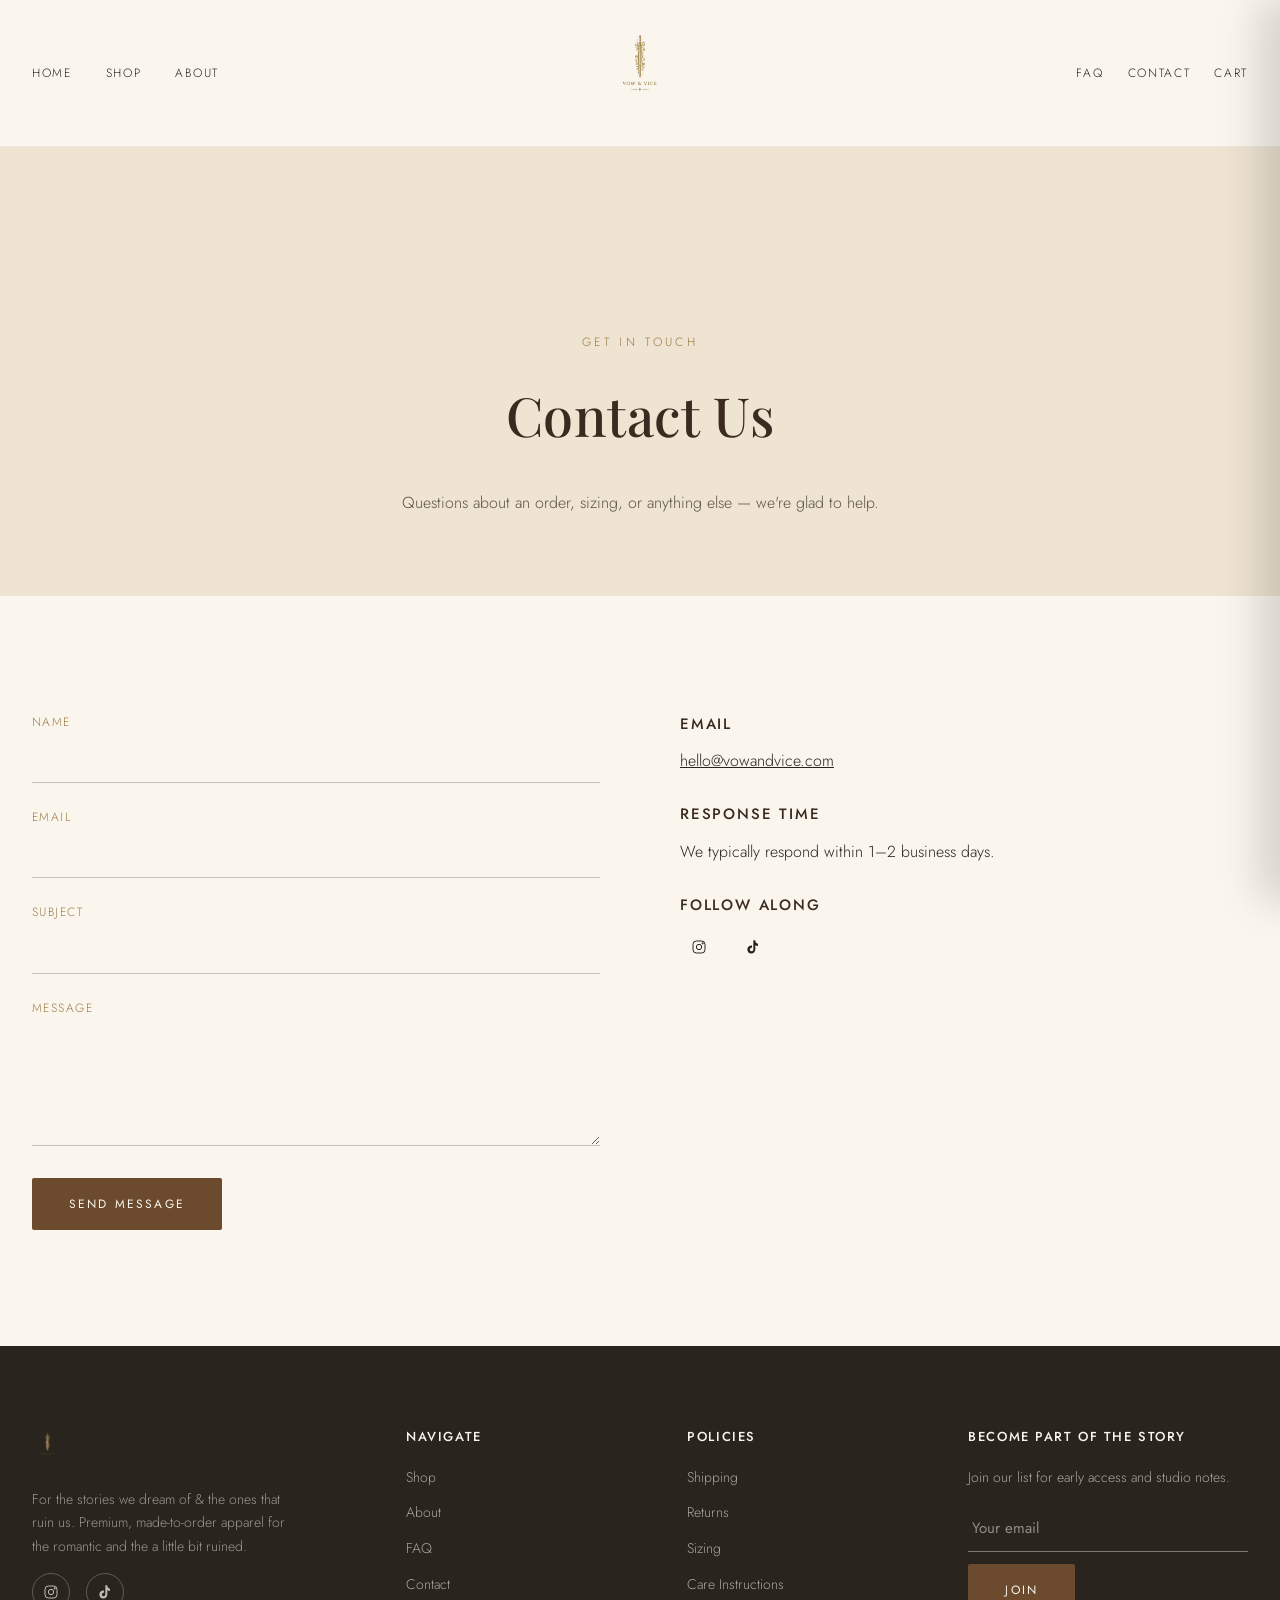
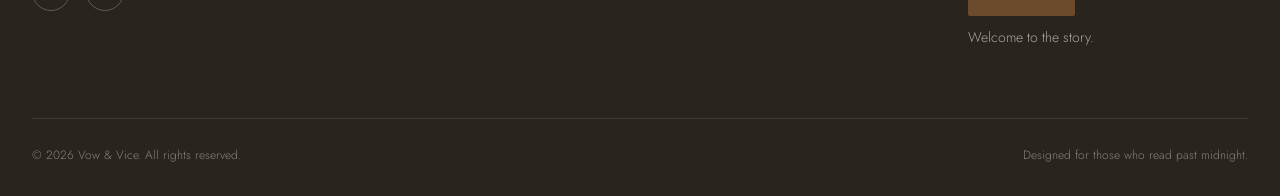
<file: contact.html>
<!DOCTYPE html>
<html lang="en">
<head>
<meta charset="UTF-8">
<meta name="viewport" content="width=device-width, initial-scale=1.0">
<title>Contact — Vow & Vice</title>
<meta name="description" content="Get in touch with Vow & Vice — questions about orders, sizing, or anything else.">
<link rel="icon" href="images/logo-mark.png">
<link rel="stylesheet" href="css/style.css">
</head>
<body>
<a href="#main" class="skip-link">Skip to content</a>

<header class="site-header">
  <div class="header-inner">
    <nav class="nav-primary">
      <a href="index.html">Home</a>
      <a href="shop.html">Shop</a>
      <a href="about.html">About</a>
    </nav>
    <a href="index.html" class="brand-logo"><img src="images/logo-mark.png" alt="Vow & Vice"></a>
    <div class="nav-secondary">
      <a href="faq.html" class="nav-text-link">FAQ</a>
      <a href="contact.html" class="nav-text-link active">Contact</a>
      <a href="cart.html" class="icon-btn" data-cart-open aria-label="Open cart">
        Cart <span class="cart-count">0</span>
      </a>
    </div>
    <button class="nav-toggle" aria-label="Open menu"><span></span><span></span><span></span></button>
  </div>
</header>

<div class="mobile-nav">
  <button class="mobile-nav-close" aria-label="Close menu">&times;</button>
  <a href="index.html">Home</a>
  <a href="shop.html">Shop</a>
  <a href="about.html">About</a>
  <a href="faq.html">FAQ</a>
  <a href="contact.html">Contact</a>
  <a href="cart.html">Cart</a>
</div>

<main id="main">
  <section class="page-banner">
    <span class="eyebrow">Get in Touch</span>
    <h1>Contact Us</h1>
    <p>Questions about an order, sizing, or anything else — we're glad to help.</p>
  </section>

  <section class="section">
    <div class="container contact-layout">
      <div class="reveal">
        <form id="contactForm" name="contact" method="POST" data-netlify="true" netlify-honeypot="bot-field" action="/thank-you-contact.html">
          <input type="hidden" name="form-name" value="contact">
          <p style="display:none;"><label>Don't fill this out: <input name="bot-field"></label></p>
          <div class="field">
            <label for="cName">Name</label>
            <input type="text" id="cName" name="name" required>
          </div>
          <div class="field">
            <label for="cEmail">Email</label>
            <input type="email" id="cEmail" name="email" required>
          </div>
          <div class="field">
            <label for="cSubject">Subject</label>
            <input type="text" id="cSubject" name="subject" required>
          </div>
          <div class="field">
            <label for="cMessage">Message</label>
            <textarea id="cMessage" name="message" required></textarea>
          </div>
          <button type="submit" class="btn btn-primary">Send Message</button>
          <p class="form-success" id="contactSuccess" style="margin-top:16px;">Thank you — your message has been received. We'll reply within 1–2 business days.</p>
        </form>
      </div>

      <div class="contact-info reveal">
        <h3>Email</h3>
        <p><a href="mailto:hello@vowandvice.com" style="text-decoration:underline;">hello@vowandvice.com</a></p>

        <h3>Response Time</h3>
        <p>We typically respond within 1–2 business days.</p>

        <h3>Follow Along</h3>
        <div class="footer-social">
          <a href="#" aria-label="Instagram"><svg width="16" height="16" viewBox="0 0 24 24" fill="none" stroke="currentColor" stroke-width="1.5"><rect x="3" y="3" width="18" height="18" rx="5"/><circle cx="12" cy="12" r="4"/><circle cx="17.5" cy="6.5" r="1"/></svg></a>
          <a href="#" aria-label="TikTok"><svg width="16" height="16" viewBox="0 0 24 24" fill="currentColor"><path d="M15.5 2h-3v13.6a2.6 2.6 0 1 1-2-2.53V9.9a6 6 0 1 0 5 5.92V9.2a7.7 7.7 0 0 0 4 1.13V7.2A4.9 4.9 0 0 1 15.5 2Z"/></svg></a>
        </div>
      </div>
    </div>
  </section>
</main>

<footer class="site-footer">
  <div class="container">
    <div class="footer-grid">
      <div class="footer-brand">
        <img src="images/logo-mark.png" alt="Vow & Vice">
        <p>For the stories we dream of &amp; the ones that ruin us. Premium, made-to-order apparel for the romantic and the a little bit ruined.</p>
        <div class="footer-social">
          <a href="#" aria-label="Instagram"><svg width="16" height="16" viewBox="0 0 24 24" fill="none" stroke="currentColor" stroke-width="1.5"><rect x="3" y="3" width="18" height="18" rx="5"/><circle cx="12" cy="12" r="4"/><circle cx="17.5" cy="6.5" r="1"/></svg></a>
          <a href="#" aria-label="TikTok"><svg width="16" height="16" viewBox="0 0 24 24" fill="currentColor"><path d="M15.5 2h-3v13.6a2.6 2.6 0 1 1-2-2.53V9.9a6 6 0 1 0 5 5.92V9.2a7.7 7.7 0 0 0 4 1.13V7.2A4.9 4.9 0 0 1 15.5 2Z"/></svg></a>
        </div>
      </div>
      <div class="footer-col">
        <h4>Navigate</h4>
        <a href="shop.html">Shop</a>
        <a href="about.html">About</a>
        <a href="faq.html">FAQ</a>
        <a href="contact.html">Contact</a>
      </div>
      <div class="footer-col">
        <h4>Policies</h4>
        <a href="faq.html#shipping">Shipping</a>
        <a href="faq.html#returns">Returns</a>
        <a href="faq.html#sizing">Sizing</a>
        <a href="faq.html#care">Care Instructions</a>
      </div>
      <div class="footer-col">
        <h4>Become Part of the Story</h4>
        <p style="margin-bottom:16px;">Join our list for early access and studio notes.</p>
        <form class="newsletter-form" style="justify-content:flex-start;" name="newsletter" method="POST" data-netlify="true" netlify-honeypot="bot-field" action="/thank-you-newsletter.html">
          <input type="hidden" name="form-name" value="newsletter">
          <input type="email" name="email" placeholder="Your email" required aria-label="Email address">
          <button class="btn btn-primary" type="submit">Join</button>
        </form>
        <p class="form-success" style="margin-top:10px;">Welcome to the story.</p>
      </div>
    </div>
    <div class="footer-bottom">
      <span>&copy; 2026 Vow &amp; Vice. All rights reserved.</span>
      <span>Designed for those who read past midnight.</span>
    </div>
  </div>
</footer>

<div class="overlay" id="cartOverlay"></div>
<div class="cart-drawer" id="cartDrawer">
  <div class="drawer-head"><h3>Your Bag</h3><button id="drawerClose" aria-label="Close cart">&times;</button></div>
  <div class="drawer-items" id="drawerItems"></div>
  <div class="drawer-foot" id="drawerFoot"></div>
</div>

<script src="js/products.js"></script>
<script src="js/cart.js"></script>
<script src="js/main.js"></script>
</body>
</html>
</file>
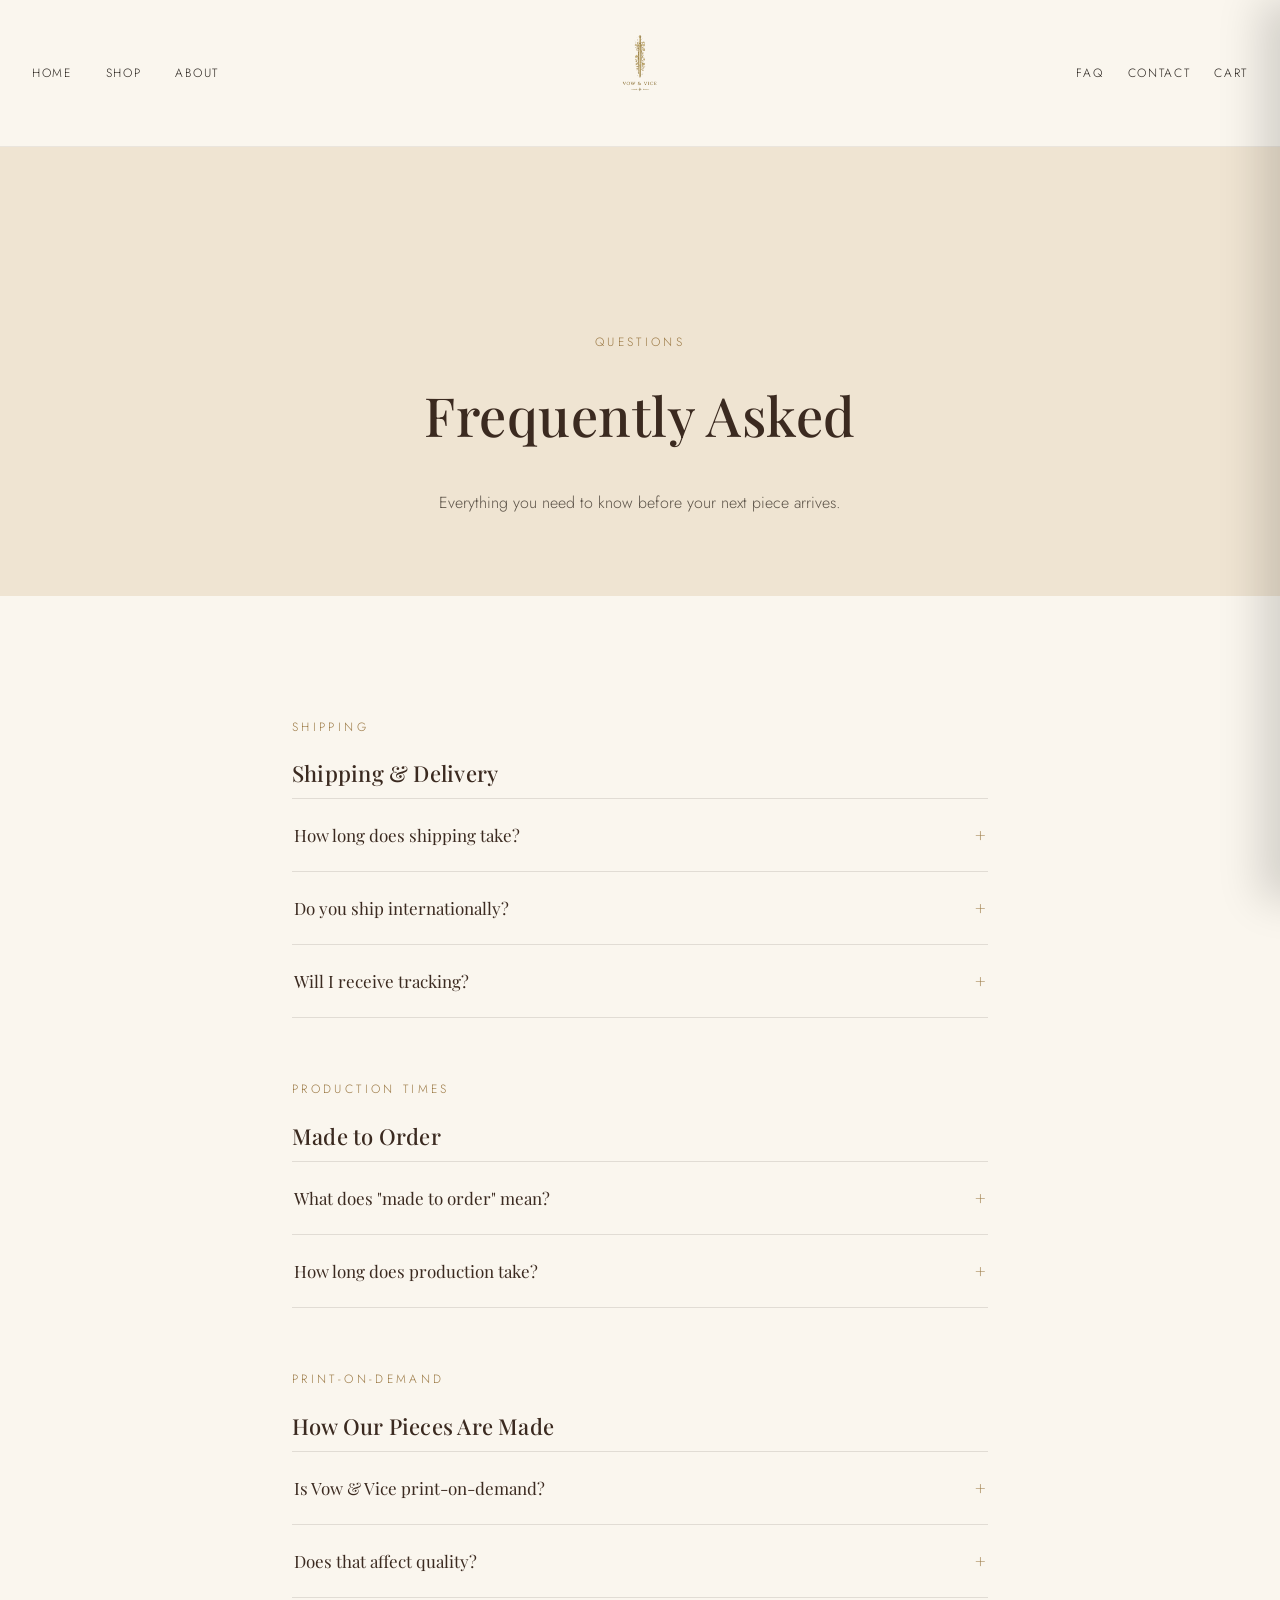
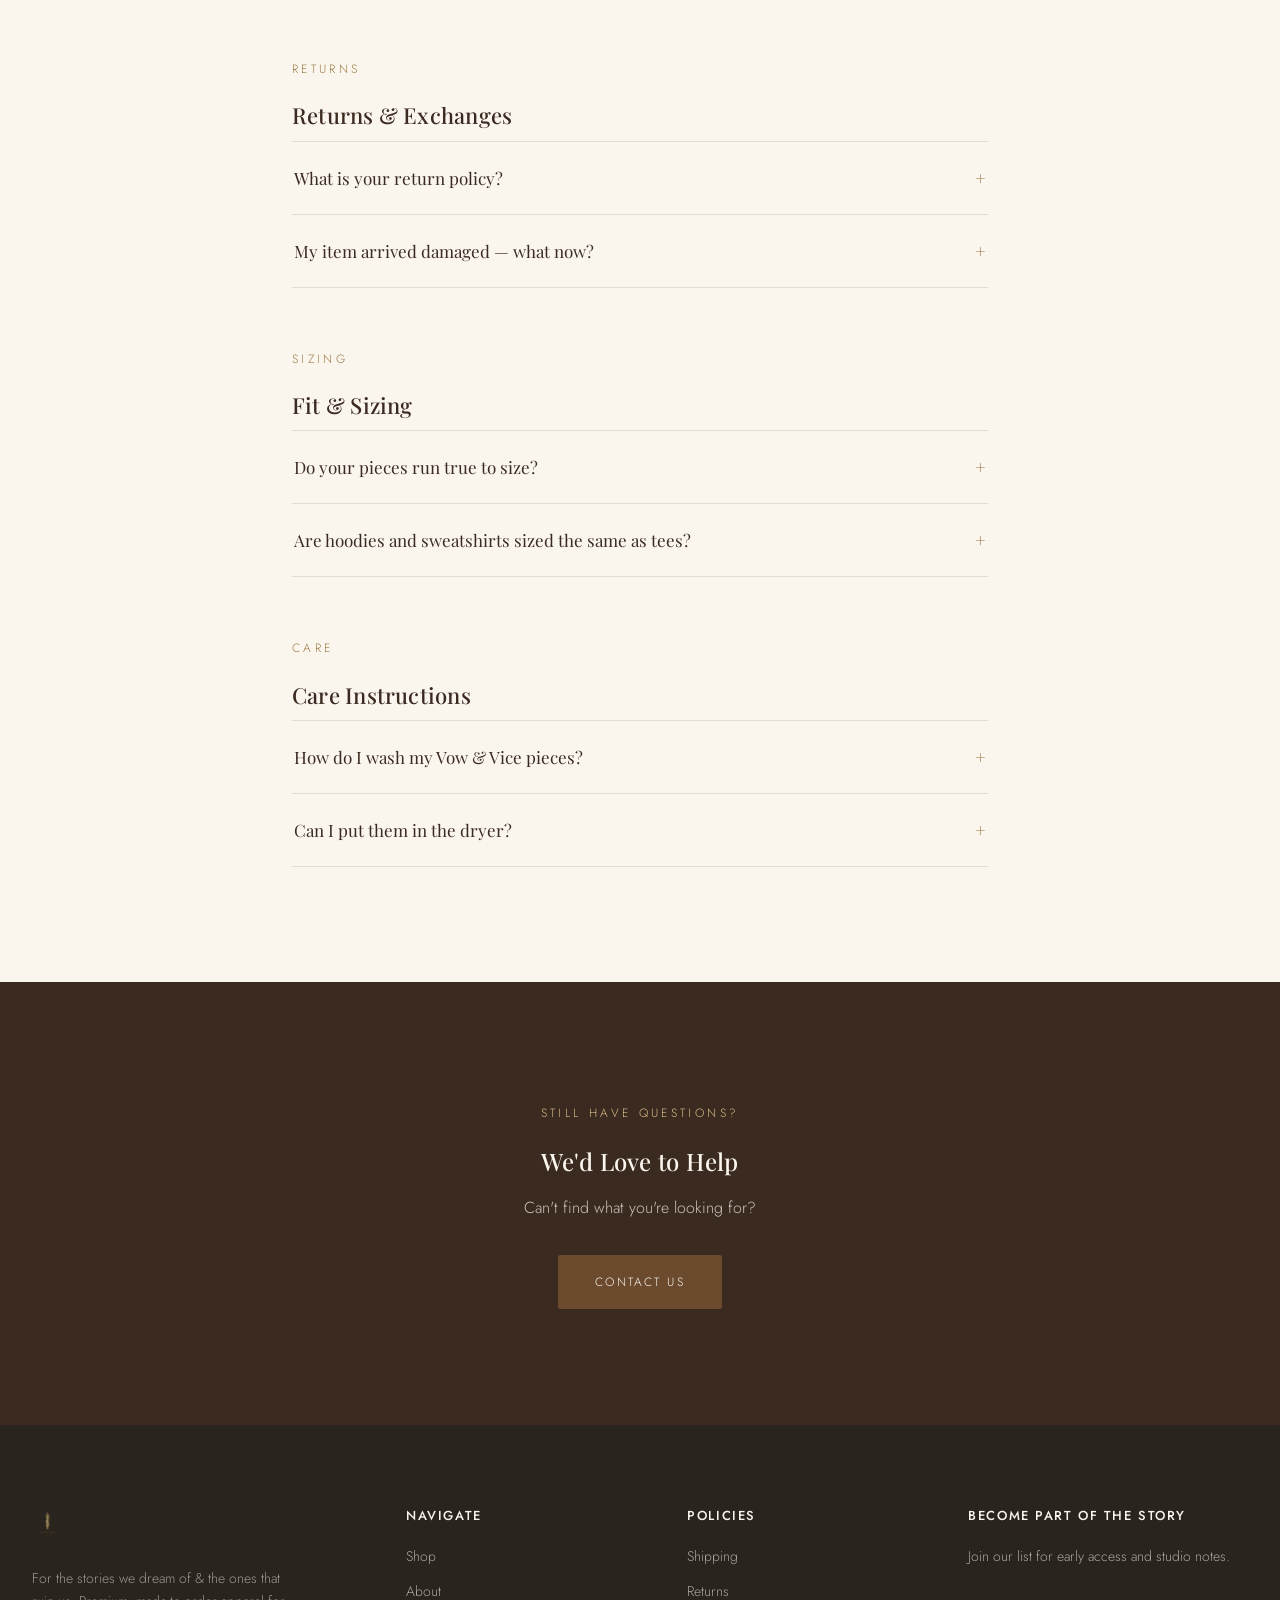
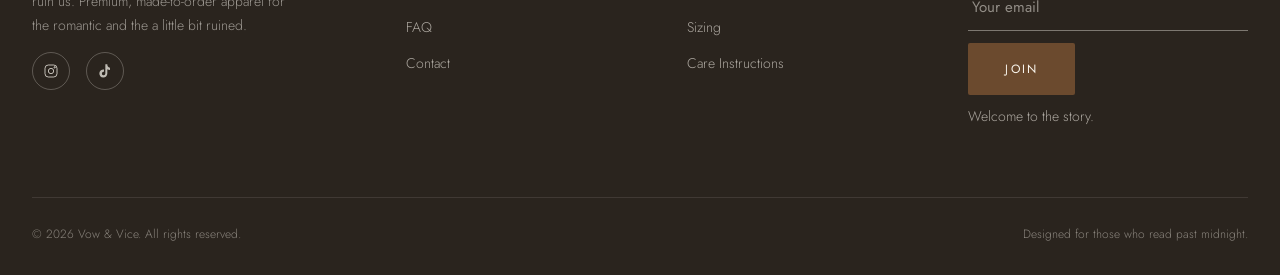
<file: faq.html>
<!DOCTYPE html>
<html lang="en">
<head>
<meta charset="UTF-8">
<meta name="viewport" content="width=device-width, initial-scale=1.0">
<title>FAQ — Vow & Vice</title>
<meta name="description" content="Answers about Vow & Vice shipping, returns, sizing, production times and care instructions.">
<link rel="icon" href="images/logo-mark.png">
<link rel="stylesheet" href="css/style.css">
</head>
<body>
<a href="#main" class="skip-link">Skip to content</a>

<header class="site-header">
  <div class="header-inner">
    <nav class="nav-primary">
      <a href="index.html">Home</a>
      <a href="shop.html">Shop</a>
      <a href="about.html">About</a>
    </nav>
    <a href="index.html" class="brand-logo"><img src="images/logo-mark.png" alt="Vow & Vice"></a>
    <div class="nav-secondary">
      <a href="faq.html" class="nav-text-link active">FAQ</a>
      <a href="contact.html" class="nav-text-link">Contact</a>
      <a href="cart.html" class="icon-btn" data-cart-open aria-label="Open cart">
        Cart <span class="cart-count">0</span>
      </a>
    </div>
    <button class="nav-toggle" aria-label="Open menu"><span></span><span></span><span></span></button>
  </div>
</header>

<div class="mobile-nav">
  <button class="mobile-nav-close" aria-label="Close menu">&times;</button>
  <a href="index.html">Home</a>
  <a href="shop.html">Shop</a>
  <a href="about.html">About</a>
  <a href="faq.html">FAQ</a>
  <a href="contact.html">Contact</a>
  <a href="cart.html">Cart</a>
</div>

<main id="main">
  <section class="page-banner">
    <span class="eyebrow">Questions</span>
    <h1>Frequently Asked</h1>
    <p>Everything you need to know before your next piece arrives.</p>
  </section>

  <section class="section">
    <div class="container faq-list">

      <div class="faq-category" id="shipping">
        <span class="eyebrow">Shipping</span>
        <h2>Shipping &amp; Delivery</h2>
        <div class="accordion">
          <div class="accordion-item" data-group="faq">
            <button class="accordion-trigger"><span>How long does shipping take?</span><span class="plus">+</span></button>
            <div class="accordion-panel"><div class="accordion-panel-inner">Once your piece has finished production, standard shipping takes 3–6 business days within the continental U.S. International timelines vary by destination — you'll see an estimate at checkout.</div></div>
          </div>
          <div class="accordion-item" data-group="faq">
            <button class="accordion-trigger"><span>Do you ship internationally?</span><span class="plus">+</span></button>
            <div class="accordion-panel"><div class="accordion-panel-inner">Yes. We ship worldwide. Duties and import taxes, where applicable, are the responsibility of the customer and are calculated at checkout.</div></div>
          </div>
          <div class="accordion-item" data-group="faq">
            <button class="accordion-trigger"><span>Will I receive tracking?</span><span class="plus">+</span></button>
            <div class="accordion-panel"><div class="accordion-panel-inner">Yes — a tracking link is emailed to you the moment your order leaves our production partner.</div></div>
          </div>
        </div>
      </div>

      <div class="faq-category" id="production">
        <span class="eyebrow">Production Times</span>
        <h2>Made to Order</h2>
        <div class="accordion">
          <div class="accordion-item" data-group="faq">
            <button class="accordion-trigger"><span>What does "made to order" mean?</span><span class="plus">+</span></button>
            <div class="accordion-panel"><div class="accordion-panel-inner">Nothing sits in a warehouse waiting to be sold. Each garment is printed and finished only after you place your order, which is what allows us to work in small batches instead of mass production.</div></div>
          </div>
          <div class="accordion-item" data-group="faq">
            <button class="accordion-trigger"><span>How long does production take?</span><span class="plus">+</span></button>
            <div class="accordion-panel"><div class="accordion-panel-inner">Please allow 5–8 business days for production before your order ships. During new launches or high-demand periods, this window may extend slightly — we'll always note it on the product page if so.</div></div>
          </div>
        </div>
      </div>

      <div class="faq-category" id="print-on-demand">
        <span class="eyebrow">Print-on-Demand</span>
        <h2>How Our Pieces Are Made</h2>
        <div class="accordion">
          <div class="accordion-item" data-group="faq">
            <button class="accordion-trigger"><span>Is Vow &amp; Vice print-on-demand?</span><span class="plus">+</span></button>
            <div class="accordion-panel"><div class="accordion-panel-inner">Yes — every piece is produced through a dedicated print-on-demand partner using premium blanks and archival-quality inks. This lets us avoid overproduction while still holding a high bar for fabric weight, print detail, and finish.</div></div>
          </div>
          <div class="accordion-item" data-group="faq">
            <button class="accordion-trigger"><span>Does that affect quality?</span><span class="plus">+</span></button>
            <div class="accordion-panel"><div class="accordion-panel-inner">Not in the way people often assume. We choose heavyweight fleece and combed cotton blanks and hand-select every print finish, so the result feels considered rather than mass-manufactured.</div></div>
          </div>
        </div>
      </div>

      <div class="faq-category" id="returns">
        <span class="eyebrow">Returns</span>
        <h2>Returns &amp; Exchanges</h2>
        <div class="accordion">
          <div class="accordion-item" data-group="faq">
            <button class="accordion-trigger"><span>What is your return policy?</span><span class="plus">+</span></button>
            <div class="accordion-panel"><div class="accordion-panel-inner">Because each piece is made to order, we accept returns only for sizing exchanges or manufacturing defects, within 14 days of delivery. Please reach out through our Contact page before sending anything back.</div></div>
          </div>
          <div class="accordion-item" data-group="faq">
            <button class="accordion-trigger"><span>My item arrived damaged — what now?</span><span class="plus">+</span></button>
            <div class="accordion-panel"><div class="accordion-panel-inner">We're sorry to hear that. Email us photos of the item and packaging within 7 days of delivery and we'll arrange a replacement at no cost.</div></div>
          </div>
        </div>
      </div>

      <div class="faq-category" id="sizing">
        <span class="eyebrow">Sizing</span>
        <h2>Fit &amp; Sizing</h2>
        <div class="accordion">
          <div class="accordion-item" data-group="faq">
            <button class="accordion-trigger"><span>Do your pieces run true to size?</span><span class="plus">+</span></button>
            <div class="accordion-panel"><div class="accordion-panel-inner">Yes, with a relaxed, unisex fit throughout the collection. Full chest and length measurements are listed on every product page — if you're between sizes, we recommend sizing down for a closer fit.</div></div>
          </div>
          <div class="accordion-item" data-group="faq">
            <button class="accordion-trigger"><span>Are hoodies and sweatshirts sized the same as tees?</span><span class="plus">+</span></button>
            <div class="accordion-panel"><div class="accordion-panel-inner">Each category has its own measurement chart, since fleece and cotton drape differently. Check the Sizing Guide on the specific product you're considering for the most accurate fit.</div></div>
          </div>
        </div>
      </div>

      <div class="faq-category" id="care">
        <span class="eyebrow">Care</span>
        <h2>Care Instructions</h2>
        <div class="accordion">
          <div class="accordion-item" data-group="faq">
            <button class="accordion-trigger"><span>How do I wash my Vow &amp; Vice pieces?</span><span class="plus">+</span></button>
            <div class="accordion-panel"><div class="accordion-panel-inner">Machine wash cold, inside out, with like colors, and avoid bleach. This protects both the fabric and the printed artwork.</div></div>
          </div>
          <div class="accordion-item" data-group="faq">
            <button class="accordion-trigger"><span>Can I put them in the dryer?</span><span class="plus">+</span></button>
            <div class="accordion-panel"><div class="accordion-panel-inner">Tumble dry low, or hang dry for the longest possible life of the print. If you need to iron, always do so on the reverse side, and never directly over the artwork.</div></div>
          </div>
        </div>
      </div>

    </div>
  </section>

  <section class="newsletter">
    <div class="container">
      <span class="eyebrow" style="color:var(--gold-soft);">Still Have Questions?</span>
      <h2>We'd Love to Help</h2>
      <p>Can't find what you're looking for?</p>
      <a href="contact.html" class="btn btn-primary">Contact Us</a>
    </div>
  </section>
</main>

<footer class="site-footer">
  <div class="container">
    <div class="footer-grid">
      <div class="footer-brand">
        <img src="images/logo-mark.png" alt="Vow & Vice">
        <p>For the stories we dream of &amp; the ones that ruin us. Premium, made-to-order apparel for the romantic and the a little bit ruined.</p>
        <div class="footer-social">
          <a href="#" aria-label="Instagram"><svg width="16" height="16" viewBox="0 0 24 24" fill="none" stroke="currentColor" stroke-width="1.5"><rect x="3" y="3" width="18" height="18" rx="5"/><circle cx="12" cy="12" r="4"/><circle cx="17.5" cy="6.5" r="1"/></svg></a>
          <a href="#" aria-label="TikTok"><svg width="16" height="16" viewBox="0 0 24 24" fill="currentColor"><path d="M15.5 2h-3v13.6a2.6 2.6 0 1 1-2-2.53V9.9a6 6 0 1 0 5 5.92V9.2a7.7 7.7 0 0 0 4 1.13V7.2A4.9 4.9 0 0 1 15.5 2Z"/></svg></a>
        </div>
      </div>
      <div class="footer-col">
        <h4>Navigate</h4>
        <a href="shop.html">Shop</a>
        <a href="about.html">About</a>
        <a href="faq.html">FAQ</a>
        <a href="contact.html">Contact</a>
      </div>
      <div class="footer-col">
        <h4>Policies</h4>
        <a href="faq.html#shipping">Shipping</a>
        <a href="faq.html#returns">Returns</a>
        <a href="faq.html#sizing">Sizing</a>
        <a href="faq.html#care">Care Instructions</a>
      </div>
      <div class="footer-col">
        <h4>Become Part of the Story</h4>
        <p style="margin-bottom:16px;">Join our list for early access and studio notes.</p>
        <form class="newsletter-form" style="justify-content:flex-start;" name="newsletter" method="POST" data-netlify="true" netlify-honeypot="bot-field" action="/thank-you-newsletter.html">
          <input type="hidden" name="form-name" value="newsletter">
          <input type="email" name="email" placeholder="Your email" required aria-label="Email address">
          <button class="btn btn-primary" type="submit">Join</button>
        </form>
        <p class="form-success" style="margin-top:10px;">Welcome to the story.</p>
      </div>
    </div>
    <div class="footer-bottom">
      <span>&copy; 2026 Vow &amp; Vice. All rights reserved.</span>
      <span>Designed for those who read past midnight.</span>
    </div>
  </div>
</footer>

<div class="overlay" id="cartOverlay"></div>
<div class="cart-drawer" id="cartDrawer">
  <div class="drawer-head"><h3>Your Bag</h3><button id="drawerClose" aria-label="Close cart">&times;</button></div>
  <div class="drawer-items" id="drawerItems"></div>
  <div class="drawer-foot" id="drawerFoot"></div>
</div>

<script src="js/products.js"></script>
<script src="js/cart.js"></script>
<script src="js/main.js"></script>
</body>
</html>
</file>
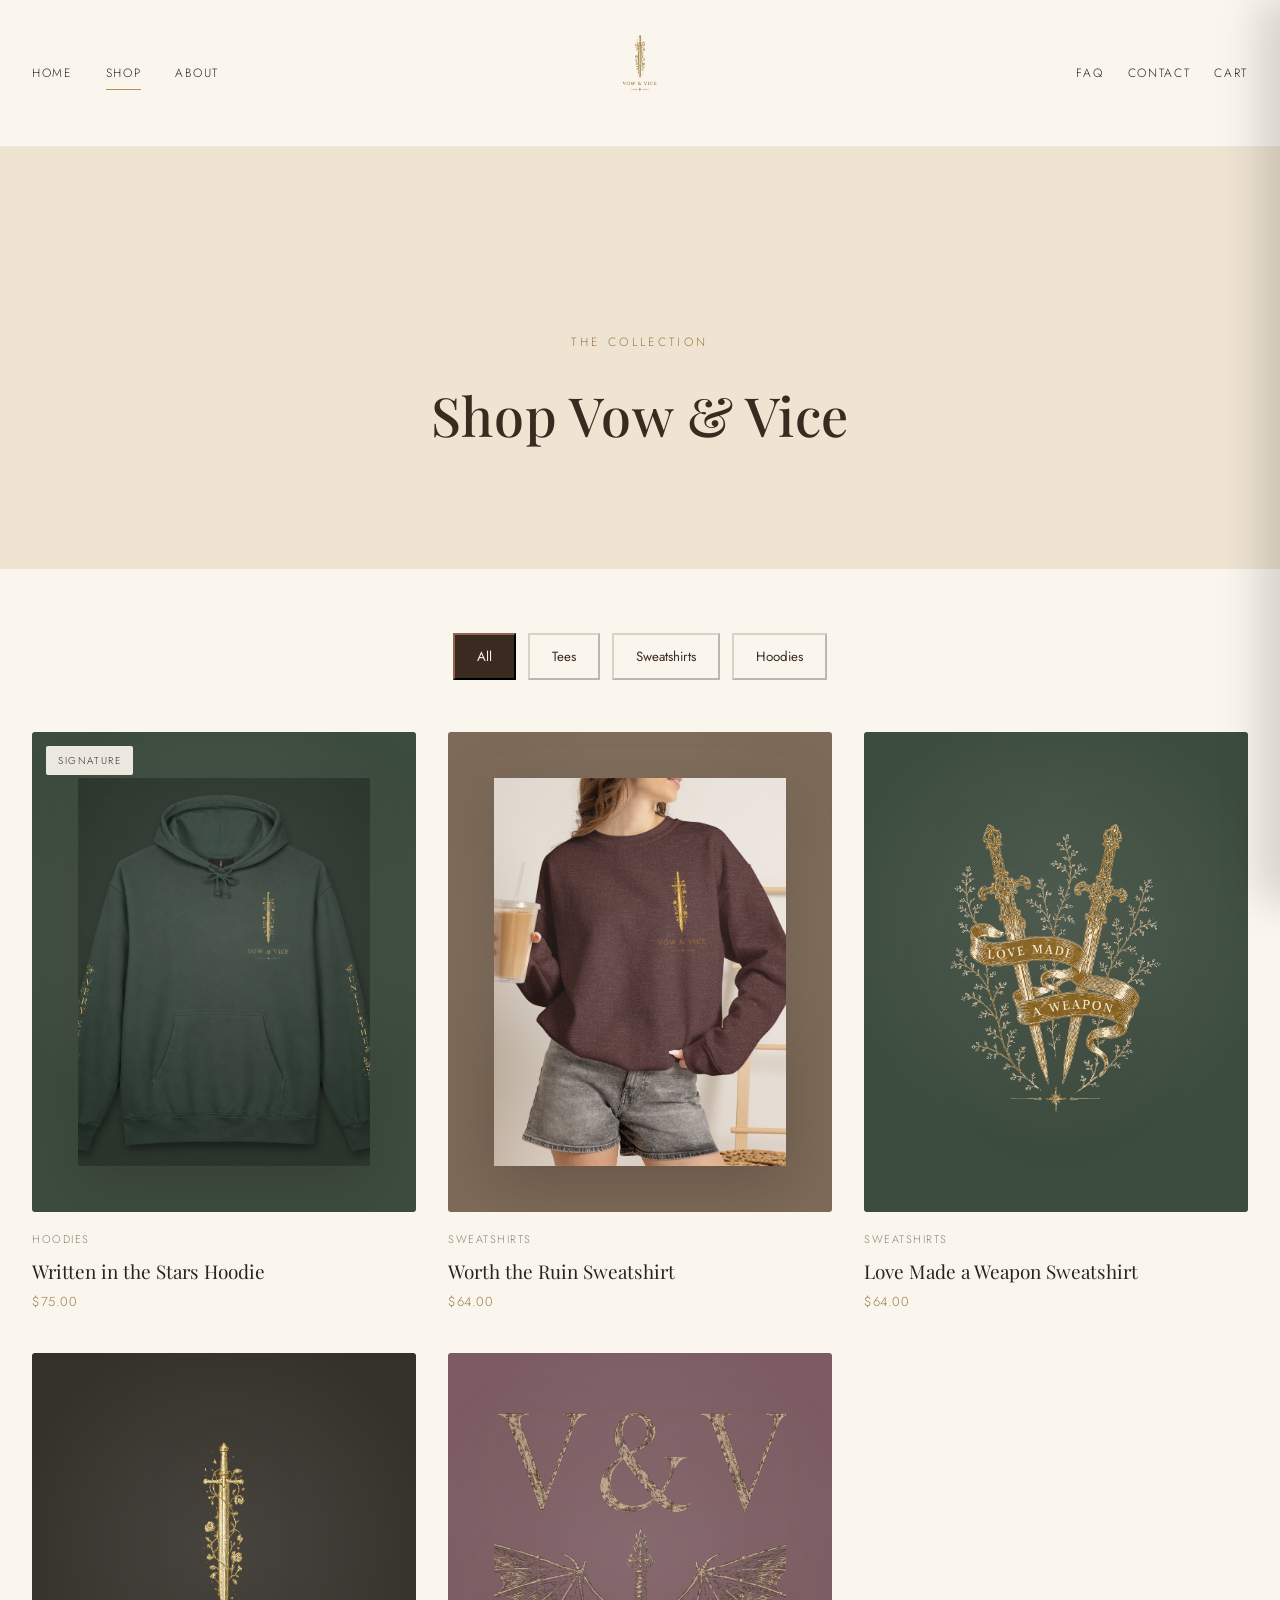
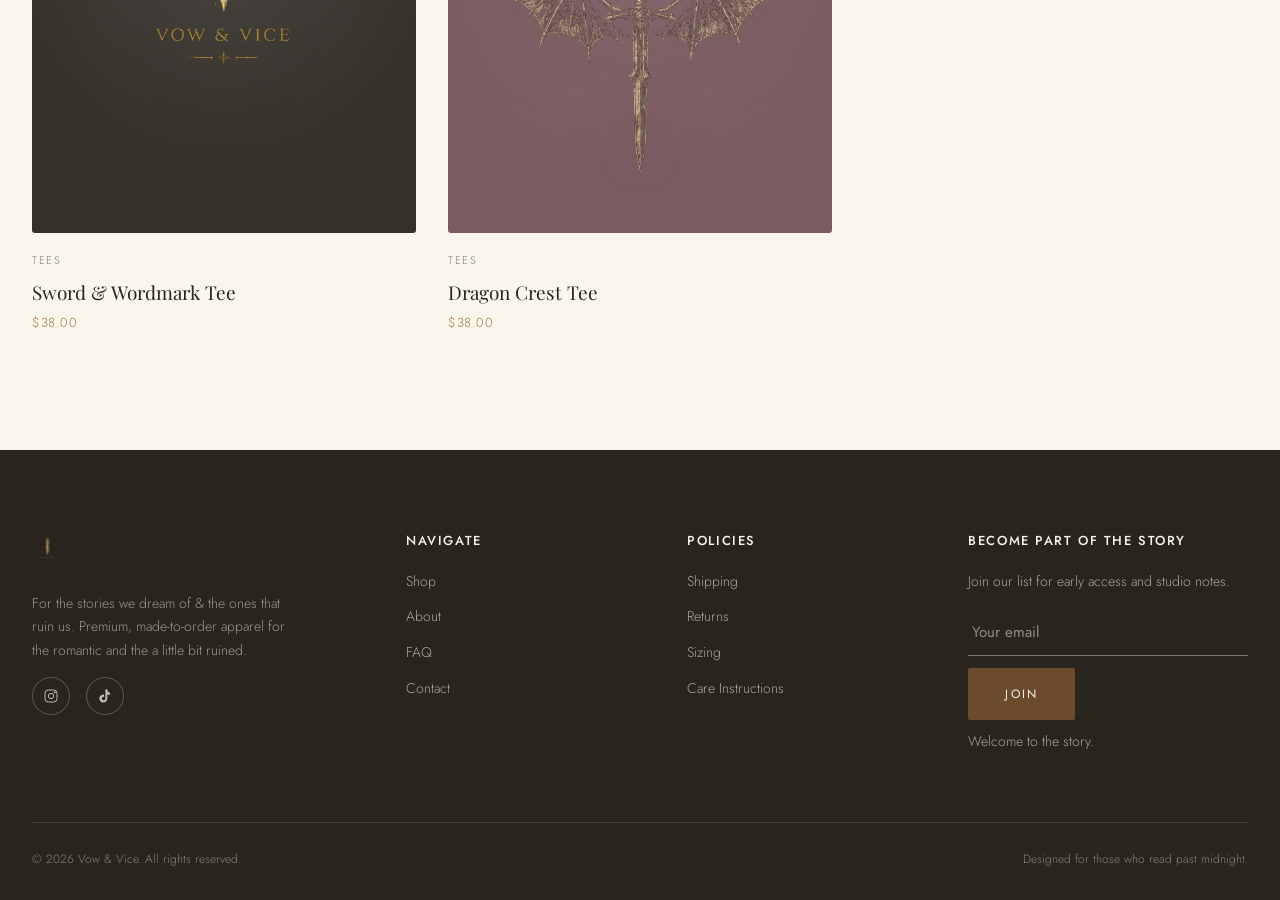
<file: shop.html>
<!DOCTYPE html>
<html lang="en">
<head>
<meta charset="UTF-8">
<meta name="viewport" content="width=device-width, initial-scale=1.0">
<title>Shop the Collection — Vow & Vice</title>
<meta name="description" content="Shop the Vow & Vice launch collection — heirloom-inspired hoodies, sweatshirts and tees, made to order in small batches.">
<link rel="icon" href="images/logo-mark.png">
<link rel="stylesheet" href="css/style.css">
</head>
<body>
<a href="#main" class="skip-link">Skip to content</a>

<header class="site-header">
  <div class="header-inner">
    <nav class="nav-primary">
      <a href="index.html">Home</a>
      <a href="shop.html" class="active">Shop</a>
      <a href="about.html">About</a>
    </nav>
    <a href="index.html" class="brand-logo"><img src="images/logo-mark.png" alt="Vow & Vice"></a>
    <div class="nav-secondary">
      <a href="faq.html" class="nav-text-link">FAQ</a>
      <a href="contact.html" class="nav-text-link">Contact</a>
      <a href="cart.html" class="icon-btn" data-cart-open aria-label="Open cart">
        Cart <span class="cart-count">0</span>
      </a>
    </div>
    <button class="nav-toggle" aria-label="Open menu"><span></span><span></span><span></span></button>
  </div>
</header>

<div class="mobile-nav">
  <button class="mobile-nav-close" aria-label="Close menu">&times;</button>
  <a href="index.html">Home</a>
  <a href="shop.html">Shop</a>
  <a href="about.html">About</a>
  <a href="faq.html">FAQ</a>
  <a href="contact.html">Contact</a>
  <a href="cart.html">Cart</a>
</div>

<main id="main">
  <section class="page-banner">
    <span class="eyebrow">The Collection</span>
    <h1>Shop Vow &amp; Vice</h1>
  </section>

  <section class="section" style="padding-top:64px;">
    <div class="container">
      <div class="shop-toolbar">
        <button class="btn-ghost active" data-filter="All">All</button>
        <button class="btn-ghost" data-filter="Tees">Tees</button>
        <button class="btn-ghost" data-filter="Sweatshirts">Sweatshirts</button>
        <button class="btn-ghost" data-filter="Hoodies">Hoodies</button>
      </div>
      <div class="product-grid" id="shopGrid"></div>
    </div>
  </section>
</main>

<footer class="site-footer">
  <div class="container">
    <div class="footer-grid">
      <div class="footer-brand">
        <img src="images/logo-mark.png" alt="Vow & Vice">
        <p>For the stories we dream of &amp; the ones that ruin us. Premium, made-to-order apparel for the romantic and the a little bit ruined.</p>
        <div class="footer-social">
          <a href="#" aria-label="Instagram"><svg width="16" height="16" viewBox="0 0 24 24" fill="none" stroke="currentColor" stroke-width="1.5"><rect x="3" y="3" width="18" height="18" rx="5"/><circle cx="12" cy="12" r="4"/><circle cx="17.5" cy="6.5" r="1"/></svg></a>
          <a href="#" aria-label="TikTok"><svg width="16" height="16" viewBox="0 0 24 24" fill="currentColor"><path d="M15.5 2h-3v13.6a2.6 2.6 0 1 1-2-2.53V9.9a6 6 0 1 0 5 5.92V9.2a7.7 7.7 0 0 0 4 1.13V7.2A4.9 4.9 0 0 1 15.5 2Z"/></svg></a>
        </div>
      </div>
      <div class="footer-col">
        <h4>Navigate</h4>
        <a href="shop.html">Shop</a>
        <a href="about.html">About</a>
        <a href="faq.html">FAQ</a>
        <a href="contact.html">Contact</a>
      </div>
      <div class="footer-col">
        <h4>Policies</h4>
        <a href="faq.html#shipping">Shipping</a>
        <a href="faq.html#returns">Returns</a>
        <a href="faq.html#sizing">Sizing</a>
        <a href="faq.html#care">Care Instructions</a>
      </div>
      <div class="footer-col">
        <h4>Become Part of the Story</h4>
        <p style="margin-bottom:16px;">Join our list for early access and studio notes.</p>
        <form class="newsletter-form" style="justify-content:flex-start;" name="newsletter" method="POST" data-netlify="true" netlify-honeypot="bot-field" action="/thank-you-newsletter.html">
          <input type="hidden" name="form-name" value="newsletter">
          <input type="email" name="email" placeholder="Your email" required aria-label="Email address">
          <button class="btn btn-primary" type="submit">Join</button>
        </form>
        <p class="form-success" style="margin-top:10px;">Welcome to the story.</p>
      </div>
    </div>
    <div class="footer-bottom">
      <span>&copy; 2026 Vow &amp; Vice. All rights reserved.</span>
      <span>Designed for those who read past midnight.</span>
    </div>
  </div>
</footer>

<div class="overlay" id="cartOverlay"></div>
<div class="cart-drawer" id="cartDrawer">
  <div class="drawer-head"><h3>Your Bag</h3><button id="drawerClose" aria-label="Close cart">&times;</button></div>
  <div class="drawer-items" id="drawerItems"></div>
  <div class="drawer-foot" id="drawerFoot"></div>
</div>

<script src="js/products.js"></script>
<script src="js/cart.js"></script>
<script src="js/product-page.js"></script>
<script src="js/main.js"></script>
<script>
  const shopGrid = document.getElementById('shopGrid');
  function renderShop(filter) {
    const list = filter === 'All' ? PRODUCTS : PRODUCTS.filter(p => p.category === filter);
    shopGrid.innerHTML = list.map(p => productCardHTML(p)).join('');
    shopGrid.querySelectorAll('.reveal').forEach(el => el.classList.add('in-view'));
  }
  document.querySelectorAll('.shop-toolbar [data-filter]').forEach(btn => {
    btn.addEventListener('click', () => {
      document.querySelectorAll('.shop-toolbar [data-filter]').forEach(b => b.classList.remove('active'));
      btn.classList.add('active');
      renderShop(btn.dataset.filter);
    });
  });
  productsReady.then(() => renderShop('All'));
</script>
</body>
</html>
</file>
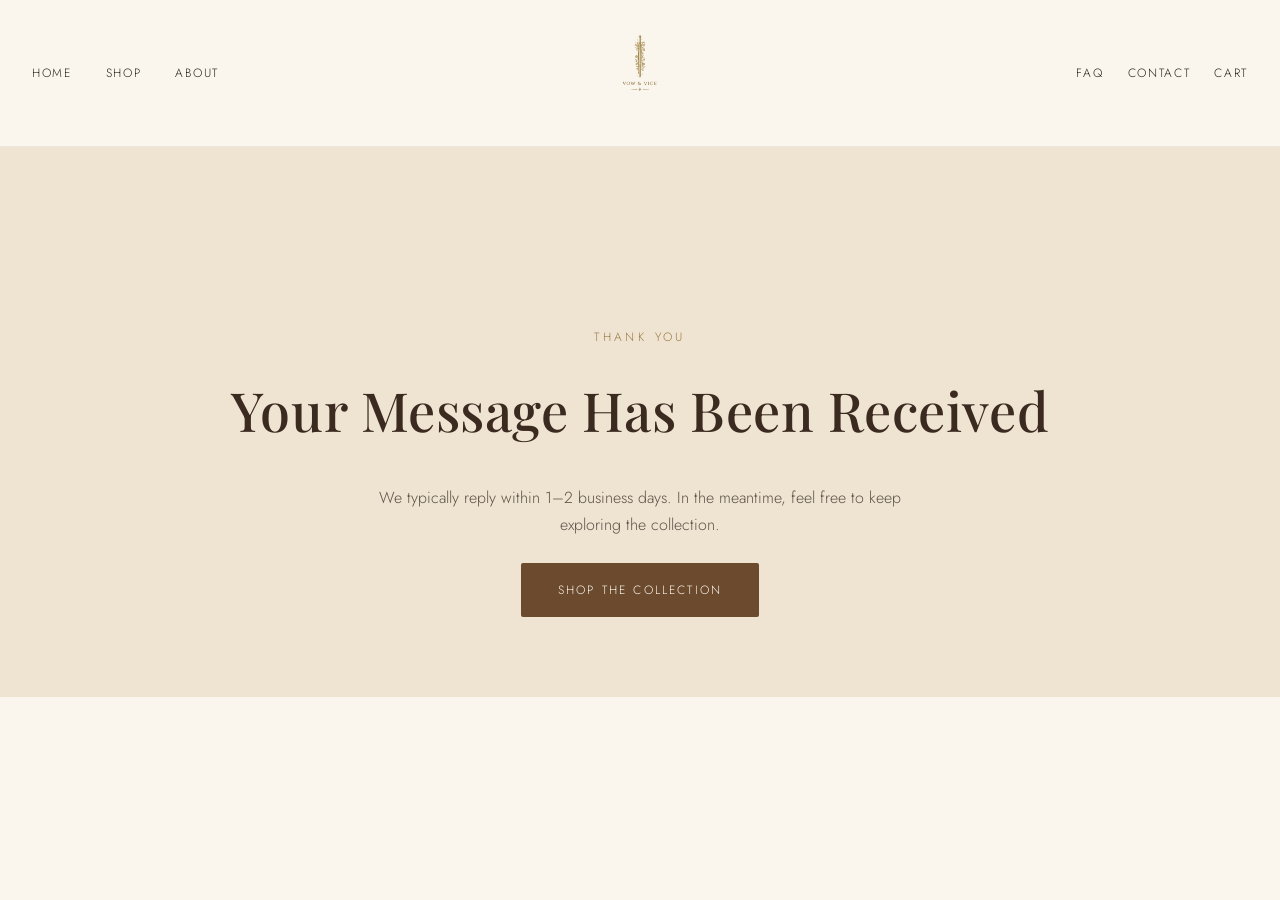
<file: thank-you-contact.html>
<!DOCTYPE html>
<html lang="en">
<head>
<meta charset="UTF-8">
<meta name="viewport" content="width=device-width, initial-scale=1.0">
<title>Message Received — Vow & Vice</title>
<link rel="icon" href="images/logo-mark.png">
<link rel="stylesheet" href="css/style.css">
</head>
<body>
<header class="site-header">
  <div class="header-inner">
    <nav class="nav-primary">
      <a href="index.html">Home</a>
      <a href="shop.html">Shop</a>
      <a href="about.html">About</a>
    </nav>
    <a href="index.html" class="brand-logo"><img src="images/logo-mark.png" alt="Vow & Vice"></a>
    <div class="nav-secondary">
      <a href="faq.html" class="nav-text-link">FAQ</a>
      <a href="contact.html" class="nav-text-link">Contact</a>
      <a href="cart.html" class="icon-btn" aria-label="Open cart">Cart <span class="cart-count">0</span></a>
    </div>
    <button class="nav-toggle" aria-label="Open menu"><span></span><span></span><span></span></button>
  </div>
</header>
<div class="mobile-nav">
  <button class="mobile-nav-close" aria-label="Close menu">&times;</button>
  <a href="index.html">Home</a>
  <a href="shop.html">Shop</a>
  <a href="about.html">About</a>
  <a href="faq.html">FAQ</a>
  <a href="contact.html">Contact</a>
  <a href="cart.html">Cart</a>
</div>
<main>
  <section class="page-banner" style="min-height:60vh; display:flex; flex-direction:column; align-items:center; justify-content:center;">
    <span class="eyebrow">Thank You</span>
    <h1>Your Message Has Been Received</h1>
    <p>We typically reply within 1–2 business days. In the meantime, feel free to keep exploring the collection.</p>
    <a href="shop.html" class="btn btn-primary" style="margin-top:24px;">Shop the Collection</a>
  </section>
</main>
<script src="js/products.js"></script>
<script src="js/cart.js"></script>
<script src="js/main.js"></script>
</body>
</html>
</file>
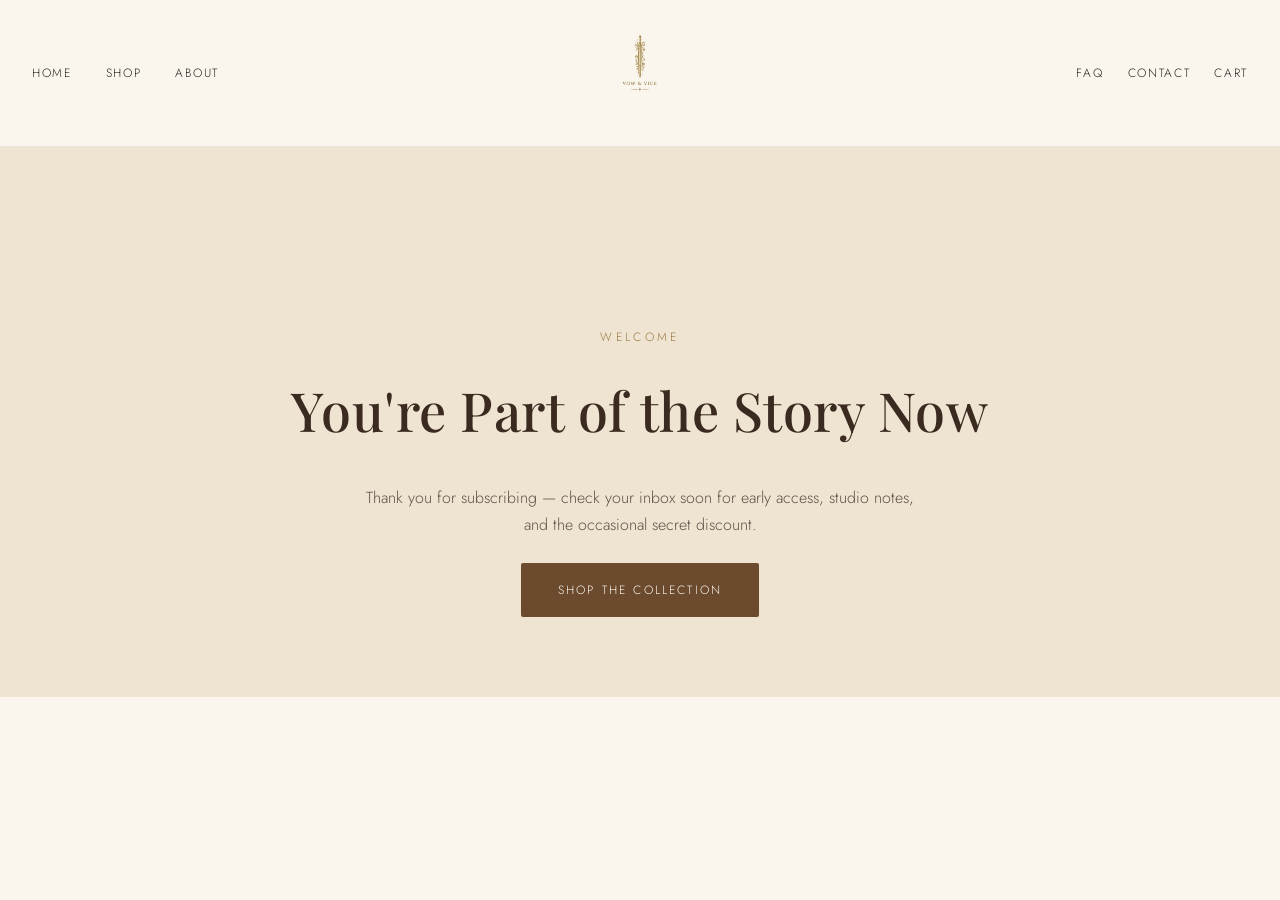
<file: thank-you-newsletter.html>
<!DOCTYPE html>
<html lang="en">
<head>
<meta charset="UTF-8">
<meta name="viewport" content="width=device-width, initial-scale=1.0">
<title>Welcome to the Story — Vow & Vice</title>
<link rel="icon" href="images/logo-mark.png">
<link rel="stylesheet" href="css/style.css">
</head>
<body>
<header class="site-header">
  <div class="header-inner">
    <nav class="nav-primary">
      <a href="index.html">Home</a>
      <a href="shop.html">Shop</a>
      <a href="about.html">About</a>
    </nav>
    <a href="index.html" class="brand-logo"><img src="images/logo-mark.png" alt="Vow & Vice"></a>
    <div class="nav-secondary">
      <a href="faq.html" class="nav-text-link">FAQ</a>
      <a href="contact.html" class="nav-text-link">Contact</a>
      <a href="cart.html" class="icon-btn" aria-label="Open cart">Cart <span class="cart-count">0</span></a>
    </div>
    <button class="nav-toggle" aria-label="Open menu"><span></span><span></span><span></span></button>
  </div>
</header>
<div class="mobile-nav">
  <button class="mobile-nav-close" aria-label="Close menu">&times;</button>
  <a href="index.html">Home</a>
  <a href="shop.html">Shop</a>
  <a href="about.html">About</a>
  <a href="faq.html">FAQ</a>
  <a href="contact.html">Contact</a>
  <a href="cart.html">Cart</a>
</div>
<main>
  <section class="page-banner" style="min-height:60vh; display:flex; flex-direction:column; align-items:center; justify-content:center;">
    <span class="eyebrow">Welcome</span>
    <h1>You're Part of the Story Now</h1>
    <p>Thank you for subscribing — check your inbox soon for early access, studio notes, and the occasional secret discount.</p>
    <a href="shop.html" class="btn btn-primary" style="margin-top:24px;">Shop the Collection</a>
  </section>
</main>
<script src="js/products.js"></script>
<script src="js/cart.js"></script>
<script src="js/main.js"></script>
</body>
</html>
</file>
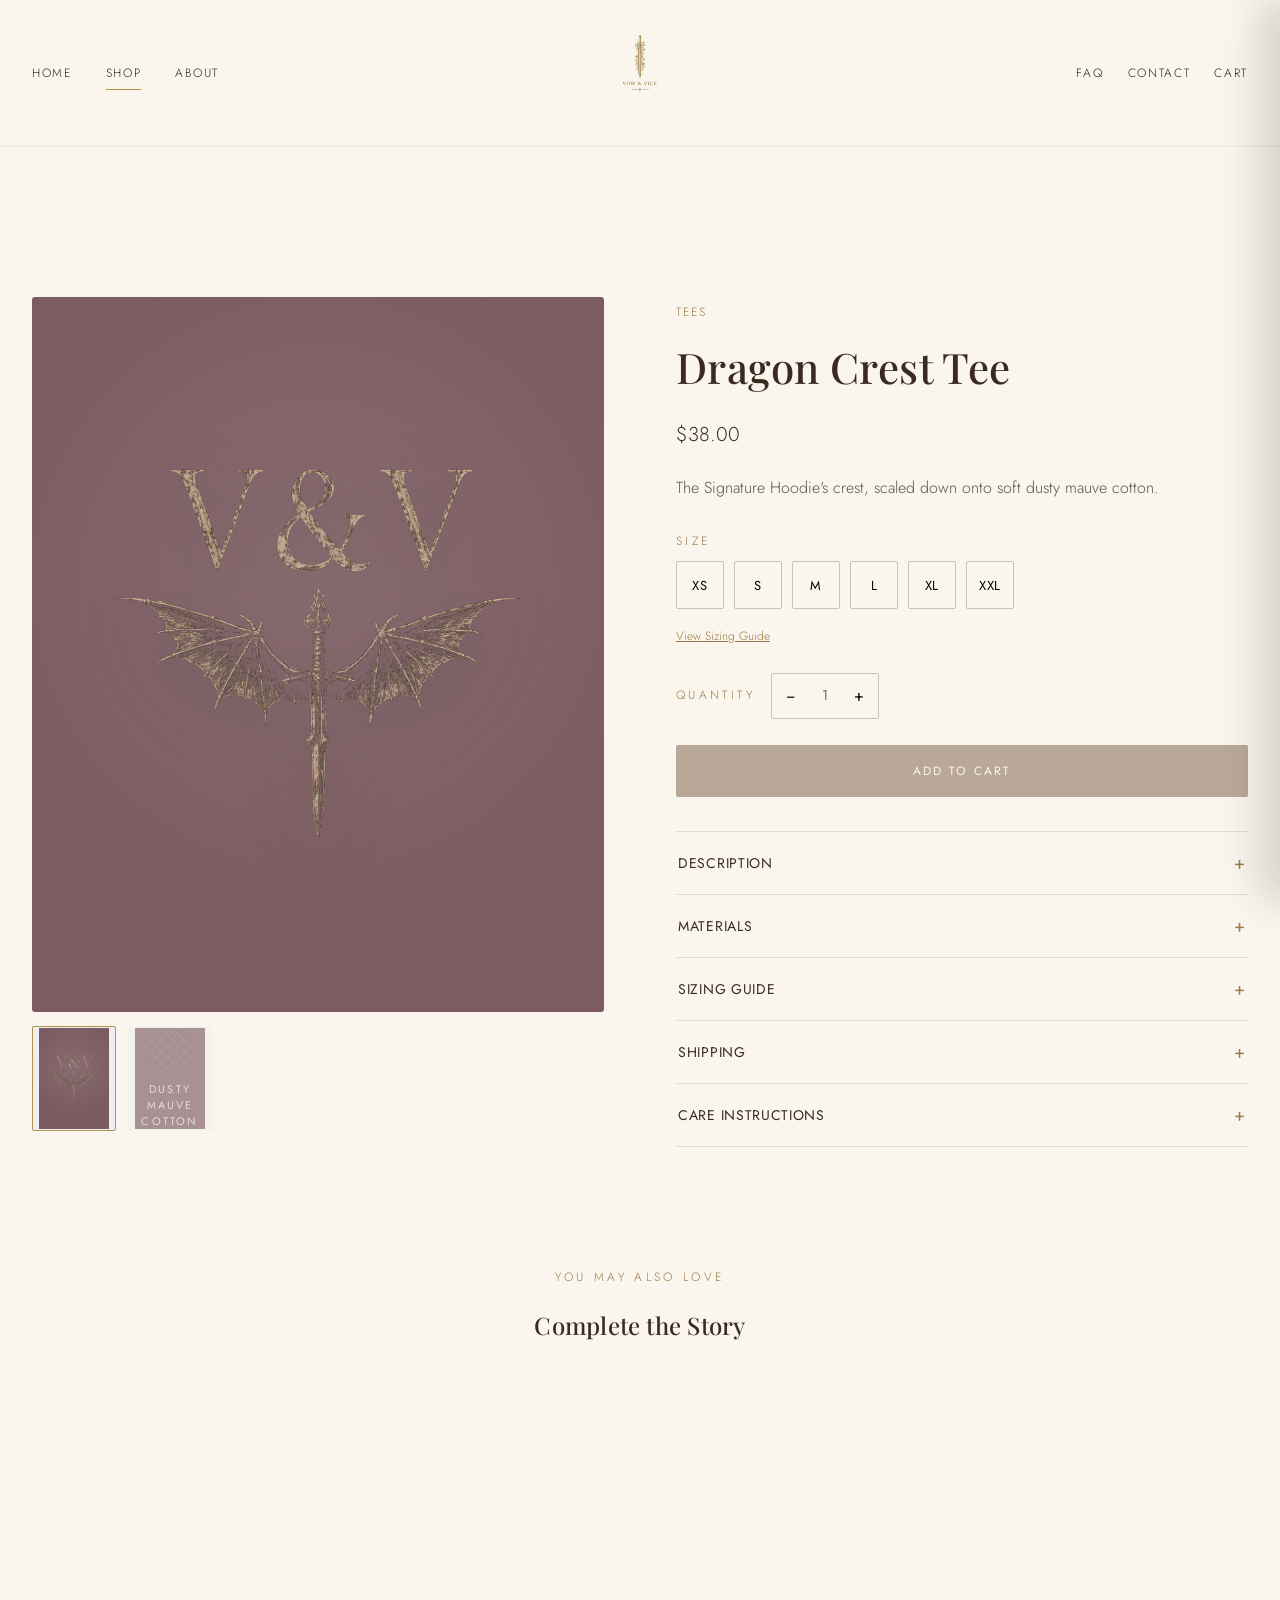
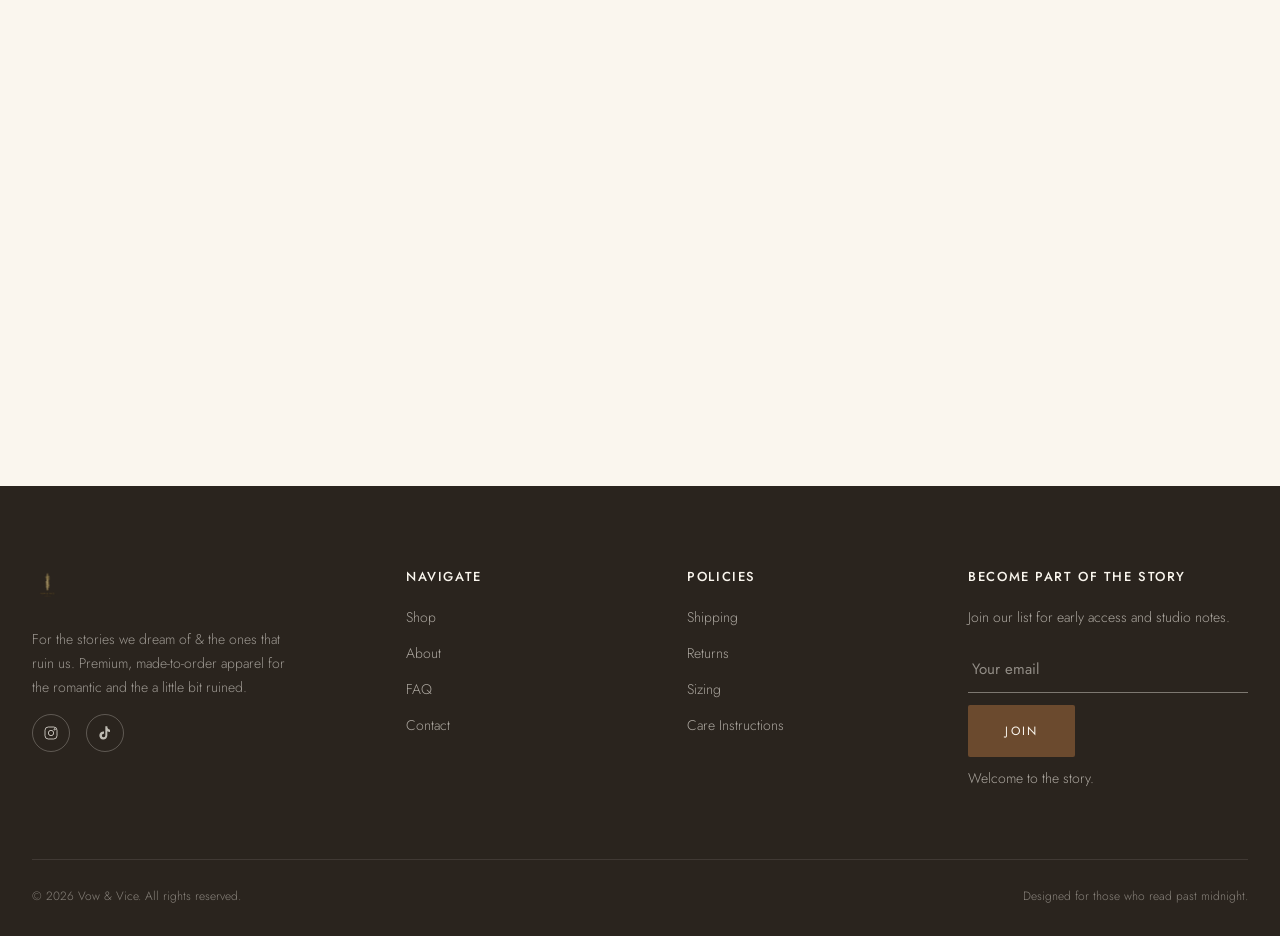
<file: product/dragon-crest-tee.html>
<!DOCTYPE html>
<html lang="en">
<head>
<meta charset="UTF-8">
<meta name="viewport" content="width=device-width, initial-scale=1.0">
<title>Dragon Crest Tee — Vow &amp; Vice</title>
<meta name="description" content="Dragon Crest Tee — our signature dragon emblem, scaled down onto soft dusty mauve cotton.">
<link rel="icon" href="../images/logo-mark.png">
<link rel="stylesheet" href="../css/style.css">
</head>
<body>
<a href="#main" class="skip-link">Skip to content</a>

<header class="site-header">
  <div class="header-inner">
    <nav class="nav-primary">
      <a href="../index.html">Home</a>
      <a href="../shop.html" class="active">Shop</a>
      <a href="../about.html">About</a>
    </nav>
    <a href="../index.html" class="brand-logo"><img src="../images/logo-mark.png" alt="Vow & Vice"></a>
    <div class="nav-secondary">
      <a href="../faq.html" class="nav-text-link">FAQ</a>
      <a href="../contact.html" class="nav-text-link">Contact</a>
      <a href="../cart.html" class="icon-btn" data-cart-open aria-label="Open cart">
        Cart <span class="cart-count">0</span>
      </a>
    </div>
    <button class="nav-toggle" aria-label="Open menu"><span></span><span></span><span></span></button>
  </div>
</header>

<div class="mobile-nav">
  <button class="mobile-nav-close" aria-label="Close menu">&times;</button>
  <a href="../index.html">Home</a>
  <a href="../shop.html">Shop</a>
  <a href="../about.html">About</a>
  <a href="../faq.html">FAQ</a>
  <a href="../contact.html">Contact</a>
  <a href="../cart.html">Cart</a>
</div>

<main id="main">
  <div class="container">
    <div class="product-detail">
      <div class="gallery">
        <div class="gallery-main" id="galleryMain"></div>
        <div class="gallery-thumbs" id="galleryThumbs"></div>
      </div>
      <div class="pd-info">
        <span class="cat" id="pdCategory"></span>
        <h1 id="pdName"></h1>
        <div class="price" id="pdPrice"></div>
        <p class="desc" id="pdShort"></p>

        <div>
          <span class="eyebrow" style="display:block;margin-bottom:10px;">Size</span>
          <div class="size-selector" id="sizeSelector"></div>
          <a href="#sizing" class="size-guide-link" data-accordion-jump="sizing">View Sizing Guide</a>
        </div>

        <div class="qty-row">
          <span class="eyebrow" style="margin:0;">Quantity</span>
          <div class="qty-control">
            <button id="qtyMinus" aria-label="Decrease quantity">&minus;</button>
            <span id="qtyDisplay">1</span>
            <button id="qtyPlus" aria-label="Increase quantity">&plus;</button>
          </div>
        </div>

        <div class="pd-actions">
          <button class="btn btn-primary btn-block" id="addToCartBtn">Add to Cart</button>
        </div>
        <p class="add-note" id="addNote"></p>

        <div class="accordion" id="pdAccordion">
          <div class="accordion-item" data-group="pd">
            <button class="accordion-trigger"><span>Description</span><span class="plus">+</span></button>
            <div class="accordion-panel"><div class="accordion-panel-inner" id="pdDescription"></div></div>
          </div>
          <div class="accordion-item" data-group="pd">
            <button class="accordion-trigger"><span>Materials</span><span class="plus">+</span></button>
            <div class="accordion-panel"><div class="accordion-panel-inner"><span id="pdMaterials"></span><br><br>Color: <span id="pdColor"></span></div></div>
          </div>
          <div class="accordion-item" data-group="pd" id="sizingAccordion">
            <button class="accordion-trigger"><span>Sizing Guide</span><span class="plus">+</span></button>
            <div class="accordion-panel"><div class="accordion-panel-inner">
              <table style="width:100%; border-collapse:collapse; font-size:13px;">
                <tr style="border-bottom:1px solid rgba(43,36,28,0.12);"><td style="padding:6px 0;">Size</td><td>Chest (in)</td><td>Length (in)</td></tr>
                <tr style="border-bottom:1px solid rgba(43,36,28,0.08);"><td style="padding:6px 0;">XS</td><td>36–38</td><td>26</td></tr>
                <tr style="border-bottom:1px solid rgba(43,36,28,0.08);"><td style="padding:6px 0;">S</td><td>38–40</td><td>27</td></tr>
                <tr style="border-bottom:1px solid rgba(43,36,28,0.08);"><td style="padding:6px 0;">M</td><td>40–42</td><td>28</td></tr>
                <tr style="border-bottom:1px solid rgba(43,36,28,0.08);"><td style="padding:6px 0;">L</td><td>42–45</td><td>29</td></tr>
                <tr style="border-bottom:1px solid rgba(43,36,28,0.08);"><td style="padding:6px 0;">XL</td><td>45–48</td><td>30</td></tr>
                <tr><td style="padding:6px 0;">XXL</td><td>48–51</td><td>31</td></tr>
              </table>
              <p style="margin-top:12px;">Fits true to size with a relaxed, unisex cut. Between sizes? We recommend sizing down for a closer fit.</p>
            </div></div>
          </div>
          <div class="accordion-item" data-group="pd">
            <button class="accordion-trigger"><span>Shipping</span><span class="plus">+</span></button>
            <div class="accordion-panel"><div class="accordion-panel-inner">Made to order — please allow 5–8 business days for production before your piece ships. Standard shipping is 3–6 business days thereafter; expedited options are available at checkout.</div></div>
          </div>
          <div class="accordion-item" data-group="pd">
            <button class="accordion-trigger"><span>Care Instructions</span><span class="plus">+</span></button>
            <div class="accordion-panel"><div class="accordion-panel-inner" id="pdCare"></div></div>
          </div>
        </div>
      </div>
    </div>
  </div>

  <section class="section">
    <div class="container">
      <div class="related-heading reveal">
        <span class="eyebrow">You May Also Love</span>
        <h2>Complete the Story</h2>
      </div>
      <div class="product-grid" id="relatedGrid"></div>
    </div>
  </section>
</main>

<footer class="site-footer">
  <div class="container">
    <div class="footer-grid">
      <div class="footer-brand">
        <img src="../images/logo-mark.png" alt="Vow & Vice">
        <p>For the stories we dream of &amp; the ones that ruin us. Premium, made-to-order apparel for the romantic and the a little bit ruined.</p>
        <div class="footer-social">
          <a href="#" aria-label="Instagram"><svg width="16" height="16" viewBox="0 0 24 24" fill="none" stroke="currentColor" stroke-width="1.5"><rect x="3" y="3" width="18" height="18" rx="5"/><circle cx="12" cy="12" r="4"/><circle cx="17.5" cy="6.5" r="1"/></svg></a>
          <a href="#" aria-label="TikTok"><svg width="16" height="16" viewBox="0 0 24 24" fill="currentColor"><path d="M15.5 2h-3v13.6a2.6 2.6 0 1 1-2-2.53V9.9a6 6 0 1 0 5 5.92V9.2a7.7 7.7 0 0 0 4 1.13V7.2A4.9 4.9 0 0 1 15.5 2Z"/></svg></a>
        </div>
      </div>
      <div class="footer-col">
        <h4>Navigate</h4>
        <a href="../shop.html">Shop</a>
        <a href="../about.html">About</a>
        <a href="../faq.html">FAQ</a>
        <a href="../contact.html">Contact</a>
      </div>
      <div class="footer-col">
        <h4>Policies</h4>
        <a href="../faq.html#shipping">Shipping</a>
        <a href="../faq.html#returns">Returns</a>
        <a href="../faq.html#sizing">Sizing</a>
        <a href="../faq.html#care">Care Instructions</a>
      </div>
      <div class="footer-col">
        <h4>Become Part of the Story</h4>
        <p style="margin-bottom:16px;">Join our list for early access and studio notes.</p>
        <form class="newsletter-form" style="justify-content:flex-start;" name="newsletter" method="POST" data-netlify="true" netlify-honeypot="bot-field" action="/thank-you-newsletter.html">
          <input type="hidden" name="form-name" value="newsletter">
          <input type="email" name="email" placeholder="Your email" required aria-label="Email address">
          <button class="btn btn-primary" type="submit">Join</button>
        </form>
        <p class="form-success" style="margin-top:10px;">Welcome to the story.</p>
      </div>
    </div>
    <div class="footer-bottom">
      <span>&copy; 2026 Vow &amp; Vice. All rights reserved.</span>
      <span>Designed for those who read past midnight.</span>
    </div>
  </div>
</footer>

<div class="overlay" id="cartOverlay"></div>
<div class="cart-drawer" id="cartDrawer">
  <div class="drawer-head"><h3>Your Bag</h3><button id="drawerClose" aria-label="Close cart">&times;</button></div>
  <div class="drawer-items" id="drawerItems"></div>
  <div class="drawer-foot" id="drawerFoot"></div>
</div>

<script src="../js/products.js"></script>
<script src="../js/cart.js"></script>
<script src="../js/product-page.js"></script>
<script src="../js/main.js"></script>
<script>
  productsReady.then(() => initProductPage('dragon-crest-tee'));
  document.querySelector('[data-accordion-jump="sizing"]').addEventListener('click', (e) => {
    e.preventDefault();
    const item = document.getElementById('sizingAccordion');
    const trigger = item.querySelector('.accordion-trigger');
    if (!item.classList.contains('open')) trigger.click();
    item.scrollIntoView({ behavior: 'smooth', block: 'center' });
  });
</script>
</body>
</html>
</file>
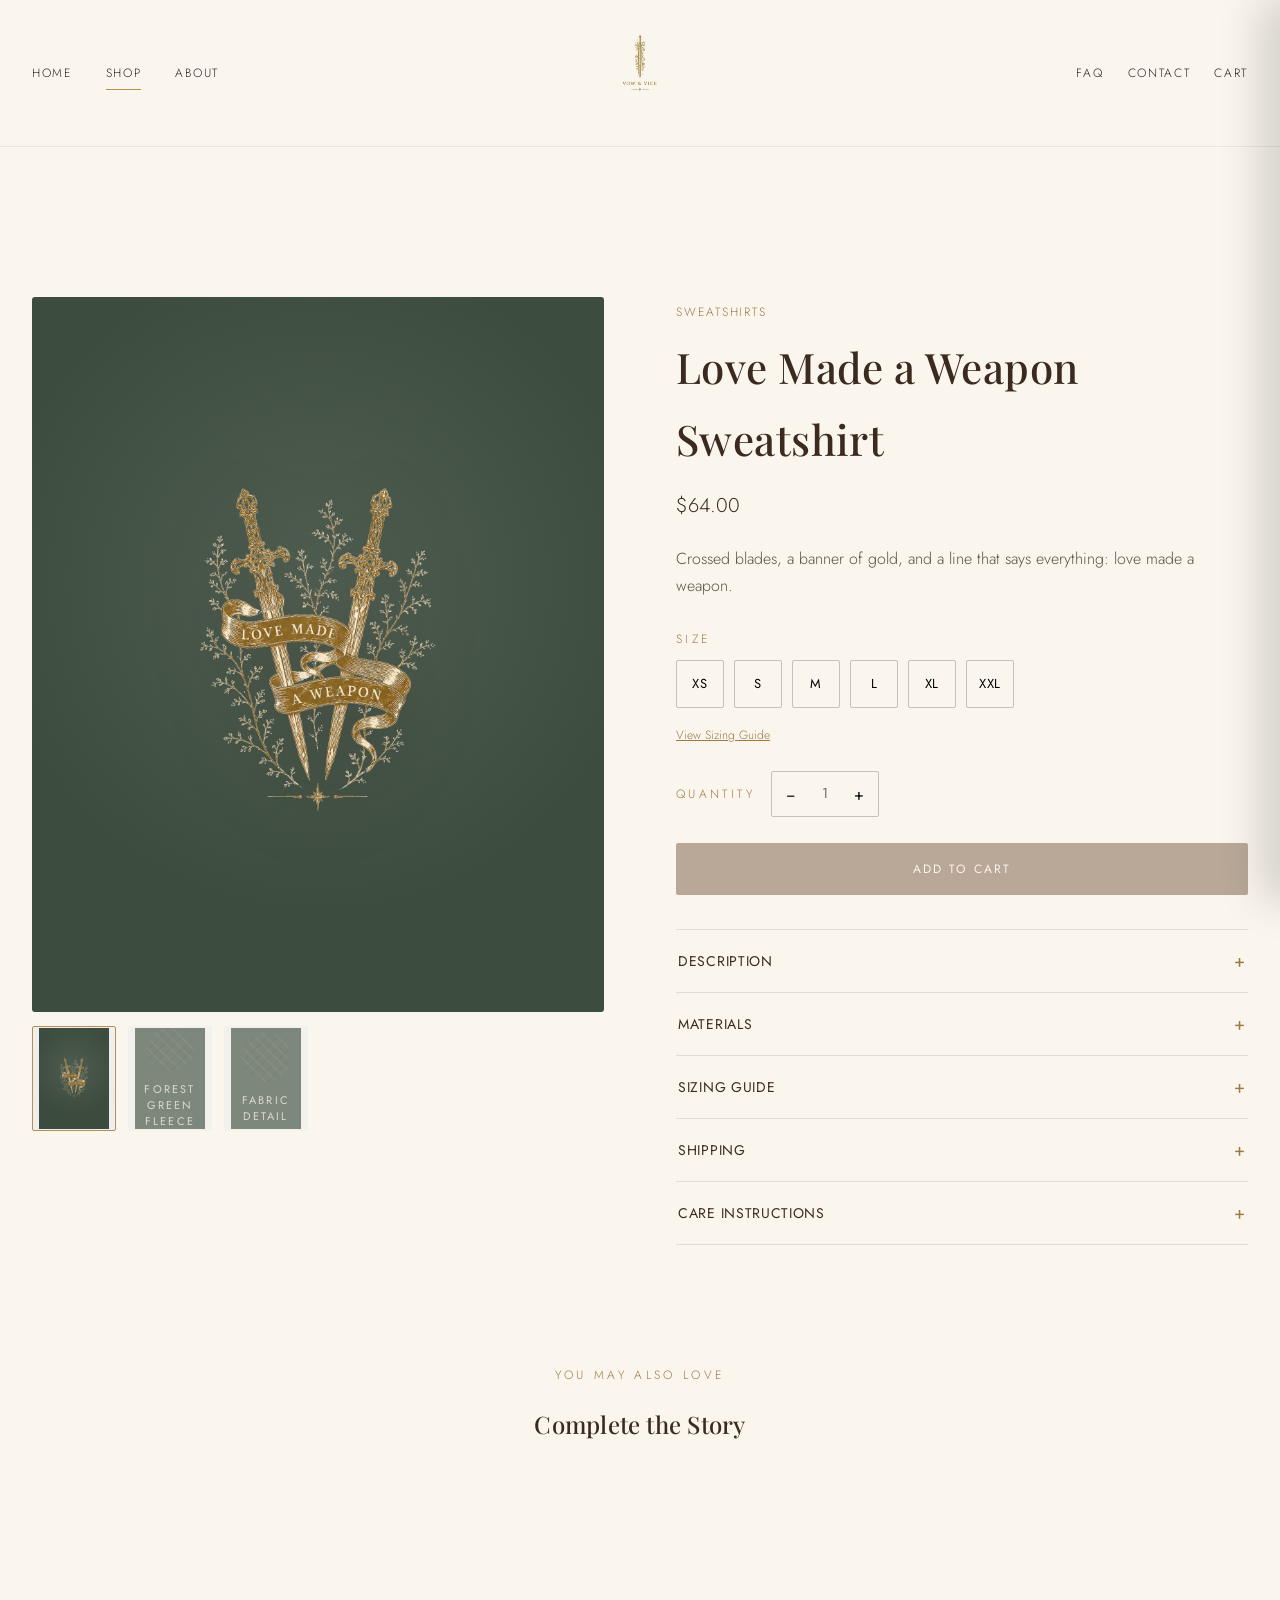
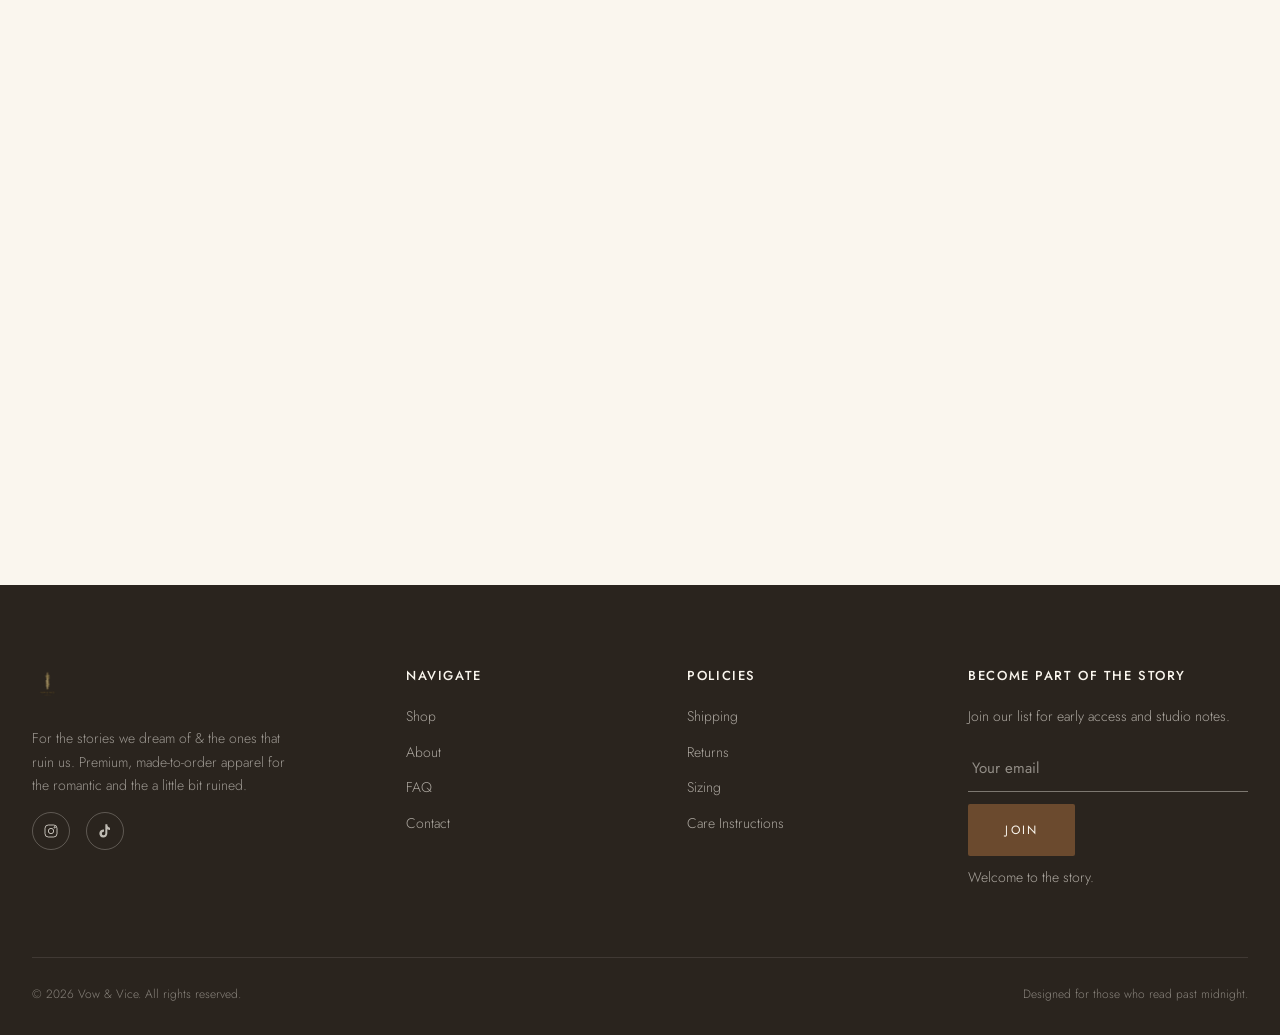
<file: product/love-made-a-weapon-sweatshirt.html>
<!DOCTYPE html>
<html lang="en">
<head>
<meta charset="UTF-8">
<meta name="viewport" content="width=device-width, initial-scale=1.0">
<title>Love Made a Weapon Sweatshirt — Vow &amp; Vice</title>
<meta name="description" content="Love Made a Weapon Sweatshirt — crossed blades and a gold banner across forest green fleece. Made to order.">
<link rel="icon" href="../images/logo-mark.png">
<link rel="stylesheet" href="../css/style.css">
</head>
<body>
<a href="#main" class="skip-link">Skip to content</a>

<header class="site-header">
  <div class="header-inner">
    <nav class="nav-primary">
      <a href="../index.html">Home</a>
      <a href="../shop.html" class="active">Shop</a>
      <a href="../about.html">About</a>
    </nav>
    <a href="../index.html" class="brand-logo"><img src="../images/logo-mark.png" alt="Vow & Vice"></a>
    <div class="nav-secondary">
      <a href="../faq.html" class="nav-text-link">FAQ</a>
      <a href="../contact.html" class="nav-text-link">Contact</a>
      <a href="../cart.html" class="icon-btn" data-cart-open aria-label="Open cart">
        Cart <span class="cart-count">0</span>
      </a>
    </div>
    <button class="nav-toggle" aria-label="Open menu"><span></span><span></span><span></span></button>
  </div>
</header>

<div class="mobile-nav">
  <button class="mobile-nav-close" aria-label="Close menu">&times;</button>
  <a href="../index.html">Home</a>
  <a href="../shop.html">Shop</a>
  <a href="../about.html">About</a>
  <a href="../faq.html">FAQ</a>
  <a href="../contact.html">Contact</a>
  <a href="../cart.html">Cart</a>
</div>

<main id="main">
  <div class="container">
    <div class="product-detail">
      <div class="gallery">
        <div class="gallery-main" id="galleryMain"></div>
        <div class="gallery-thumbs" id="galleryThumbs"></div>
      </div>
      <div class="pd-info">
        <span class="cat" id="pdCategory"></span>
        <h1 id="pdName"></h1>
        <div class="price" id="pdPrice"></div>
        <p class="desc" id="pdShort"></p>

        <div>
          <span class="eyebrow" style="display:block;margin-bottom:10px;">Size</span>
          <div class="size-selector" id="sizeSelector"></div>
          <a href="#sizing" class="size-guide-link" data-accordion-jump="sizing">View Sizing Guide</a>
        </div>

        <div class="qty-row">
          <span class="eyebrow" style="margin:0;">Quantity</span>
          <div class="qty-control">
            <button id="qtyMinus" aria-label="Decrease quantity">&minus;</button>
            <span id="qtyDisplay">1</span>
            <button id="qtyPlus" aria-label="Increase quantity">&plus;</button>
          </div>
        </div>

        <div class="pd-actions">
          <button class="btn btn-primary btn-block" id="addToCartBtn">Add to Cart</button>
        </div>
        <p class="add-note" id="addNote"></p>

        <div class="accordion" id="pdAccordion">
          <div class="accordion-item" data-group="pd">
            <button class="accordion-trigger"><span>Description</span><span class="plus">+</span></button>
            <div class="accordion-panel"><div class="accordion-panel-inner" id="pdDescription"></div></div>
          </div>
          <div class="accordion-item" data-group="pd">
            <button class="accordion-trigger"><span>Materials</span><span class="plus">+</span></button>
            <div class="accordion-panel"><div class="accordion-panel-inner"><span id="pdMaterials"></span><br><br>Color: <span id="pdColor"></span></div></div>
          </div>
          <div class="accordion-item" data-group="pd" id="sizingAccordion">
            <button class="accordion-trigger"><span>Sizing Guide</span><span class="plus">+</span></button>
            <div class="accordion-panel"><div class="accordion-panel-inner">
              <table style="width:100%; border-collapse:collapse; font-size:13px;">
                <tr style="border-bottom:1px solid rgba(43,36,28,0.12);"><td style="padding:6px 0;">Size</td><td>Chest (in)</td><td>Length (in)</td></tr>
                <tr style="border-bottom:1px solid rgba(43,36,28,0.08);"><td style="padding:6px 0;">XS</td><td>36–38</td><td>26</td></tr>
                <tr style="border-bottom:1px solid rgba(43,36,28,0.08);"><td style="padding:6px 0;">S</td><td>38–40</td><td>27</td></tr>
                <tr style="border-bottom:1px solid rgba(43,36,28,0.08);"><td style="padding:6px 0;">M</td><td>40–42</td><td>28</td></tr>
                <tr style="border-bottom:1px solid rgba(43,36,28,0.08);"><td style="padding:6px 0;">L</td><td>42–45</td><td>29</td></tr>
                <tr style="border-bottom:1px solid rgba(43,36,28,0.08);"><td style="padding:6px 0;">XL</td><td>45–48</td><td>30</td></tr>
                <tr><td style="padding:6px 0;">XXL</td><td>48–51</td><td>31</td></tr>
              </table>
              <p style="margin-top:12px;">Fits true to size with a relaxed, unisex cut. Between sizes? We recommend sizing down for a closer fit.</p>
            </div></div>
          </div>
          <div class="accordion-item" data-group="pd">
            <button class="accordion-trigger"><span>Shipping</span><span class="plus">+</span></button>
            <div class="accordion-panel"><div class="accordion-panel-inner">Made to order — please allow 5–8 business days for production before your piece ships. Standard shipping is 3–6 business days thereafter; expedited options are available at checkout.</div></div>
          </div>
          <div class="accordion-item" data-group="pd">
            <button class="accordion-trigger"><span>Care Instructions</span><span class="plus">+</span></button>
            <div class="accordion-panel"><div class="accordion-panel-inner" id="pdCare"></div></div>
          </div>
        </div>
      </div>
    </div>
  </div>

  <section class="section">
    <div class="container">
      <div class="related-heading reveal">
        <span class="eyebrow">You May Also Love</span>
        <h2>Complete the Story</h2>
      </div>
      <div class="product-grid" id="relatedGrid"></div>
    </div>
  </section>
</main>

<footer class="site-footer">
  <div class="container">
    <div class="footer-grid">
      <div class="footer-brand">
        <img src="../images/logo-mark.png" alt="Vow & Vice">
        <p>For the stories we dream of &amp; the ones that ruin us. Premium, made-to-order apparel for the romantic and the a little bit ruined.</p>
        <div class="footer-social">
          <a href="#" aria-label="Instagram"><svg width="16" height="16" viewBox="0 0 24 24" fill="none" stroke="currentColor" stroke-width="1.5"><rect x="3" y="3" width="18" height="18" rx="5"/><circle cx="12" cy="12" r="4"/><circle cx="17.5" cy="6.5" r="1"/></svg></a>
          <a href="#" aria-label="TikTok"><svg width="16" height="16" viewBox="0 0 24 24" fill="currentColor"><path d="M15.5 2h-3v13.6a2.6 2.6 0 1 1-2-2.53V9.9a6 6 0 1 0 5 5.92V9.2a7.7 7.7 0 0 0 4 1.13V7.2A4.9 4.9 0 0 1 15.5 2Z"/></svg></a>
        </div>
      </div>
      <div class="footer-col">
        <h4>Navigate</h4>
        <a href="../shop.html">Shop</a>
        <a href="../about.html">About</a>
        <a href="../faq.html">FAQ</a>
        <a href="../contact.html">Contact</a>
      </div>
      <div class="footer-col">
        <h4>Policies</h4>
        <a href="../faq.html#shipping">Shipping</a>
        <a href="../faq.html#returns">Returns</a>
        <a href="../faq.html#sizing">Sizing</a>
        <a href="../faq.html#care">Care Instructions</a>
      </div>
      <div class="footer-col">
        <h4>Become Part of the Story</h4>
        <p style="margin-bottom:16px;">Join our list for early access and studio notes.</p>
        <form class="newsletter-form" style="justify-content:flex-start;" name="newsletter" method="POST" data-netlify="true" netlify-honeypot="bot-field" action="/thank-you-newsletter.html">
          <input type="hidden" name="form-name" value="newsletter">
          <input type="email" name="email" placeholder="Your email" required aria-label="Email address">
          <button class="btn btn-primary" type="submit">Join</button>
        </form>
        <p class="form-success" style="margin-top:10px;">Welcome to the story.</p>
      </div>
    </div>
    <div class="footer-bottom">
      <span>&copy; 2026 Vow &amp; Vice. All rights reserved.</span>
      <span>Designed for those who read past midnight.</span>
    </div>
  </div>
</footer>

<div class="overlay" id="cartOverlay"></div>
<div class="cart-drawer" id="cartDrawer">
  <div class="drawer-head"><h3>Your Bag</h3><button id="drawerClose" aria-label="Close cart">&times;</button></div>
  <div class="drawer-items" id="drawerItems"></div>
  <div class="drawer-foot" id="drawerFoot"></div>
</div>

<script src="../js/products.js"></script>
<script src="../js/cart.js"></script>
<script src="../js/product-page.js"></script>
<script src="../js/main.js"></script>
<script>
  productsReady.then(() => initProductPage('love-made-a-weapon-sweatshirt'));
  document.querySelector('[data-accordion-jump="sizing"]').addEventListener('click', (e) => {
    e.preventDefault();
    const item = document.getElementById('sizingAccordion');
    const trigger = item.querySelector('.accordion-trigger');
    if (!item.classList.contains('open')) trigger.click();
    item.scrollIntoView({ behavior: 'smooth', block: 'center' });
  });
</script>
</body>
</html>
</file>
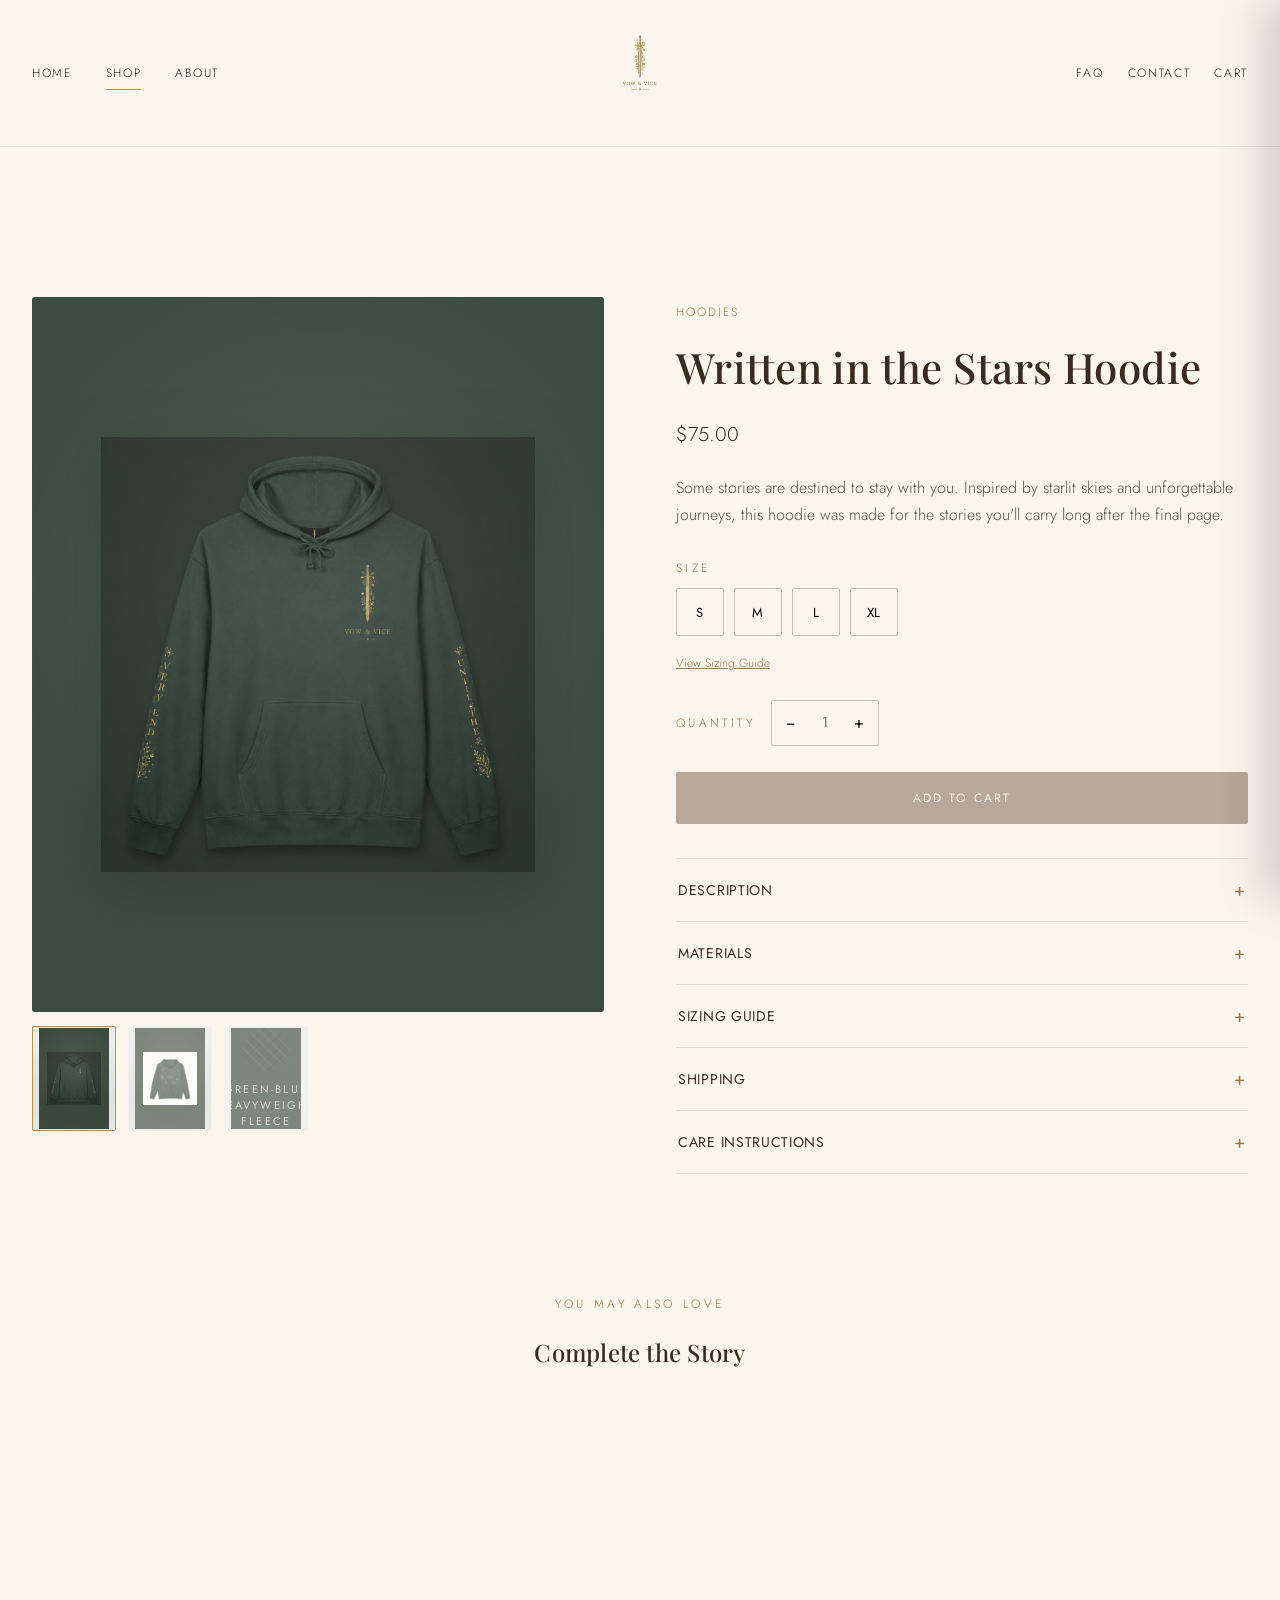
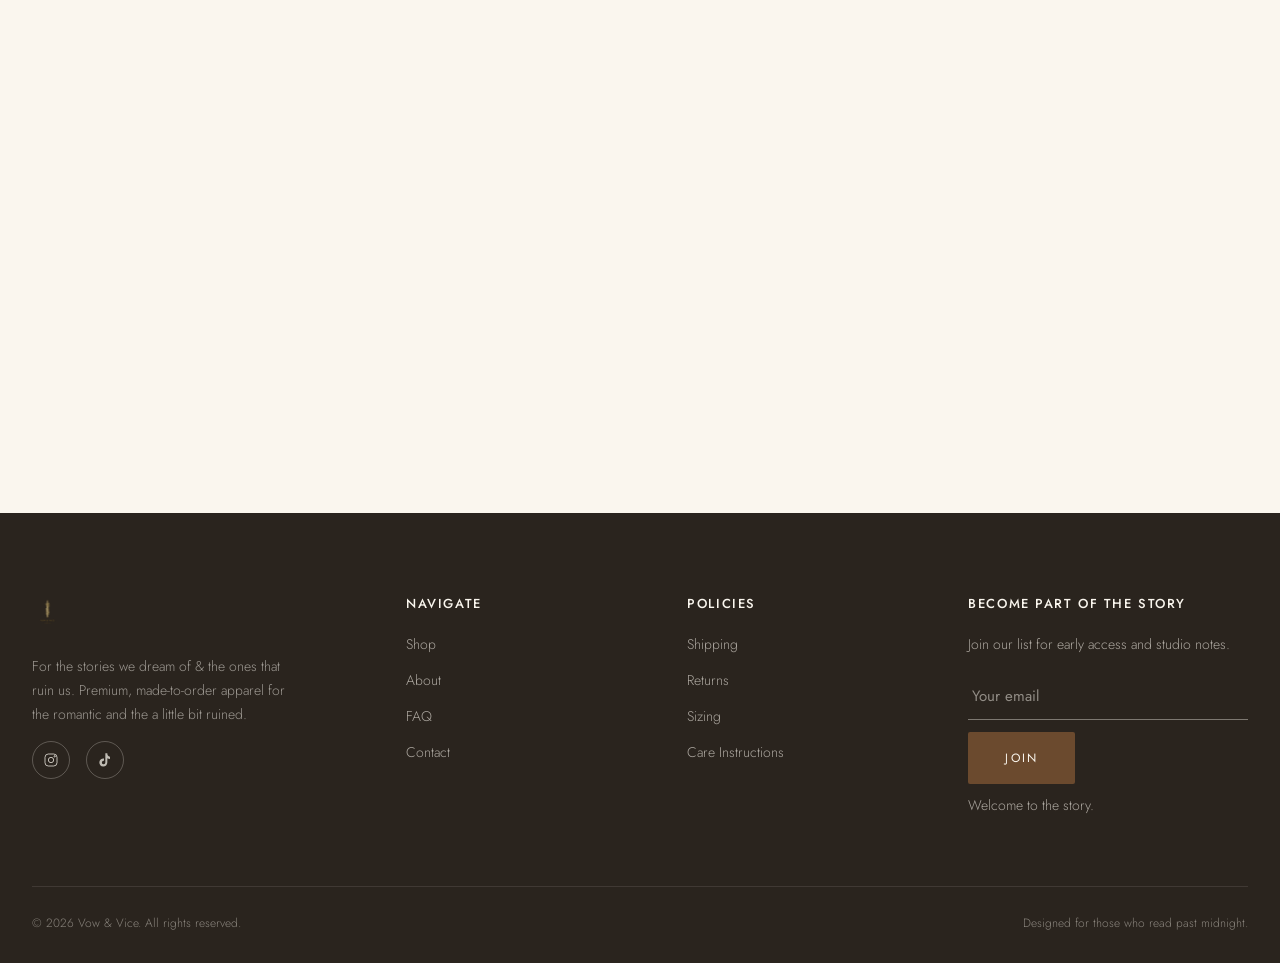
<file: product/signature-hoodie.html>
<!DOCTYPE html>
<html lang="en">
<head>
<meta charset="UTF-8">
<meta name="viewport" content="width=device-width, initial-scale=1.0">
<title>The Signature Hoodie — Vow & Vice</title>
<meta name="description" content="The Signature Hoodie — a hand-inked dragon crest over the heart and full wingspan across the back, in heavyweight espresso brown fleece. Made to order.">
<link rel="icon" href="../images/logo-mark.png">
<link rel="stylesheet" href="../css/style.css">
</head>
<body>
<a href="#main" class="skip-link">Skip to content</a>

<header class="site-header">
  <div class="header-inner">
    <nav class="nav-primary">
      <a href="../index.html">Home</a>
      <a href="../shop.html" class="active">Shop</a>
      <a href="../about.html">About</a>
    </nav>
    <a href="../index.html" class="brand-logo"><img src="../images/logo-mark.png" alt="Vow & Vice"></a>
    <div class="nav-secondary">
      <a href="../faq.html" class="nav-text-link">FAQ</a>
      <a href="../contact.html" class="nav-text-link">Contact</a>
      <a href="../cart.html" class="icon-btn" data-cart-open aria-label="Open cart">
        Cart <span class="cart-count">0</span>
      </a>
    </div>
    <button class="nav-toggle" aria-label="Open menu"><span></span><span></span><span></span></button>
  </div>
</header>

<div class="mobile-nav">
  <button class="mobile-nav-close" aria-label="Close menu">&times;</button>
  <a href="../index.html">Home</a>
  <a href="../shop.html">Shop</a>
  <a href="../about.html">About</a>
  <a href="../faq.html">FAQ</a>
  <a href="../contact.html">Contact</a>
  <a href="../cart.html">Cart</a>
</div>

<main id="main">
  <div class="container">
    <div class="product-detail">
      <div class="gallery">
        <div class="gallery-main" id="galleryMain"></div>
        <div class="gallery-thumbs" id="galleryThumbs"></div>
      </div>
      <div class="pd-info">
        <span class="cat" id="pdCategory"></span>
        <h1 id="pdName"></h1>
        <div class="price" id="pdPrice"></div>
        <p class="desc" id="pdShort"></p>

        <div>
          <span class="eyebrow" style="display:block;margin-bottom:10px;">Size</span>
          <div class="size-selector" id="sizeSelector"></div>
          <a href="#sizing" class="size-guide-link" data-accordion-jump="sizing">View Sizing Guide</a>
        </div>

        <div class="qty-row">
          <span class="eyebrow" style="margin:0;">Quantity</span>
          <div class="qty-control">
            <button id="qtyMinus" aria-label="Decrease quantity">&minus;</button>
            <span id="qtyDisplay">1</span>
            <button id="qtyPlus" aria-label="Increase quantity">&plus;</button>
          </div>
        </div>

        <div class="pd-actions">
          <button class="btn btn-primary btn-block" id="addToCartBtn">Add to Cart</button>
        </div>
        <p class="add-note" id="addNote"></p>

        <div class="accordion" id="pdAccordion">
          <div class="accordion-item" data-group="pd">
            <button class="accordion-trigger"><span>Description</span><span class="plus">+</span></button>
            <div class="accordion-panel"><div class="accordion-panel-inner" id="pdDescription"></div></div>
          </div>
          <div class="accordion-item" data-group="pd">
            <button class="accordion-trigger"><span>Materials</span><span class="plus">+</span></button>
            <div class="accordion-panel"><div class="accordion-panel-inner"><span id="pdMaterials"></span><br><br>Color: <span id="pdColor"></span></div></div>
          </div>
          <div class="accordion-item" data-group="pd" id="sizingAccordion">
            <button class="accordion-trigger"><span>Sizing Guide</span><span class="plus">+</span></button>
            <div class="accordion-panel"><div class="accordion-panel-inner">
              <table style="width:100%; border-collapse:collapse; font-size:13px;">
                <tr style="border-bottom:1px solid rgba(43,36,28,0.12);"><td style="padding:6px 0;">Size</td><td>Chest (in)</td><td>Length (in)</td></tr>
                <tr style="border-bottom:1px solid rgba(43,36,28,0.08);"><td style="padding:6px 0;">XS</td><td>36–38</td><td>26</td></tr>
                <tr style="border-bottom:1px solid rgba(43,36,28,0.08);"><td style="padding:6px 0;">S</td><td>38–40</td><td>27</td></tr>
                <tr style="border-bottom:1px solid rgba(43,36,28,0.08);"><td style="padding:6px 0;">M</td><td>40–42</td><td>28</td></tr>
                <tr style="border-bottom:1px solid rgba(43,36,28,0.08);"><td style="padding:6px 0;">L</td><td>42–45</td><td>29</td></tr>
                <tr style="border-bottom:1px solid rgba(43,36,28,0.08);"><td style="padding:6px 0;">XL</td><td>45–48</td><td>30</td></tr>
                <tr><td style="padding:6px 0;">XXL</td><td>48–51</td><td>31</td></tr>
              </table>
              <p style="margin-top:12px;">Fits true to size with a relaxed, unisex cut. Between sizes? We recommend sizing down for a closer fit.</p>
            </div></div>
          </div>
          <div class="accordion-item" data-group="pd">
            <button class="accordion-trigger"><span>Shipping</span><span class="plus">+</span></button>
            <div class="accordion-panel"><div class="accordion-panel-inner">Made to order — please allow 5–8 business days for production before your piece ships. Standard shipping is 3–6 business days thereafter; expedited options are available at checkout.</div></div>
          </div>
          <div class="accordion-item" data-group="pd">
            <button class="accordion-trigger"><span>Care Instructions</span><span class="plus">+</span></button>
            <div class="accordion-panel"><div class="accordion-panel-inner" id="pdCare"></div></div>
          </div>
        </div>
      </div>
    </div>
  </div>

  <section class="section">
    <div class="container">
      <div class="related-heading reveal">
        <span class="eyebrow">You May Also Love</span>
        <h2>Complete the Story</h2>
      </div>
      <div class="product-grid" id="relatedGrid"></div>
    </div>
  </section>
</main>

<footer class="site-footer">
  <div class="container">
    <div class="footer-grid">
      <div class="footer-brand">
        <img src="../images/logo-mark.png" alt="Vow & Vice">
        <p>For the stories we dream of &amp; the ones that ruin us. Premium, made-to-order apparel for the romantic and the a little bit ruined.</p>
        <div class="footer-social">
          <a href="#" aria-label="Instagram"><svg width="16" height="16" viewBox="0 0 24 24" fill="none" stroke="currentColor" stroke-width="1.5"><rect x="3" y="3" width="18" height="18" rx="5"/><circle cx="12" cy="12" r="4"/><circle cx="17.5" cy="6.5" r="1"/></svg></a>
          <a href="#" aria-label="TikTok"><svg width="16" height="16" viewBox="0 0 24 24" fill="currentColor"><path d="M15.5 2h-3v13.6a2.6 2.6 0 1 1-2-2.53V9.9a6 6 0 1 0 5 5.92V9.2a7.7 7.7 0 0 0 4 1.13V7.2A4.9 4.9 0 0 1 15.5 2Z"/></svg></a>
        </div>
      </div>
      <div class="footer-col">
        <h4>Navigate</h4>
        <a href="../shop.html">Shop</a>
        <a href="../about.html">About</a>
        <a href="../faq.html">FAQ</a>
        <a href="../contact.html">Contact</a>
      </div>
      <div class="footer-col">
        <h4>Policies</h4>
        <a href="../faq.html#shipping">Shipping</a>
        <a href="../faq.html#returns">Returns</a>
        <a href="../faq.html#sizing">Sizing</a>
        <a href="../faq.html#care">Care Instructions</a>
      </div>
      <div class="footer-col">
        <h4>Become Part of the Story</h4>
        <p style="margin-bottom:16px;">Join our list for early access and studio notes.</p>
        <form class="newsletter-form" style="justify-content:flex-start;" name="newsletter" method="POST" data-netlify="true" netlify-honeypot="bot-field" action="/thank-you-newsletter.html">
          <input type="hidden" name="form-name" value="newsletter">
          <input type="email" name="email" placeholder="Your email" required aria-label="Email address">
          <button class="btn btn-primary" type="submit">Join</button>
        </form>
        <p class="form-success" style="margin-top:10px;">Welcome to the story.</p>
      </div>
    </div>
    <div class="footer-bottom">
      <span>&copy; 2026 Vow &amp; Vice. All rights reserved.</span>
      <span>Designed for those who read past midnight.</span>
    </div>
  </div>
</footer>

<div class="overlay" id="cartOverlay"></div>
<div class="cart-drawer" id="cartDrawer">
  <div class="drawer-head"><h3>Your Bag</h3><button id="drawerClose" aria-label="Close cart">&times;</button></div>
  <div class="drawer-items" id="drawerItems"></div>
  <div class="drawer-foot" id="drawerFoot"></div>
</div>

<script src="../js/products.js"></script>
<script src="../js/cart.js"></script>
<script src="../js/product-page.js"></script>
<script src="../js/main.js"></script>
<script>
  productsReady.then(() => initProductPage('signature-hoodie'));
  document.querySelector('[data-accordion-jump="sizing"]').addEventListener('click', (e) => {
    e.preventDefault();
    const item = document.getElementById('sizingAccordion');
    const trigger = item.querySelector('.accordion-trigger');
    if (!item.classList.contains('open')) trigger.click();
    item.scrollIntoView({ behavior: 'smooth', block: 'center' });
  });
</script>
</body>
</html>
</file>
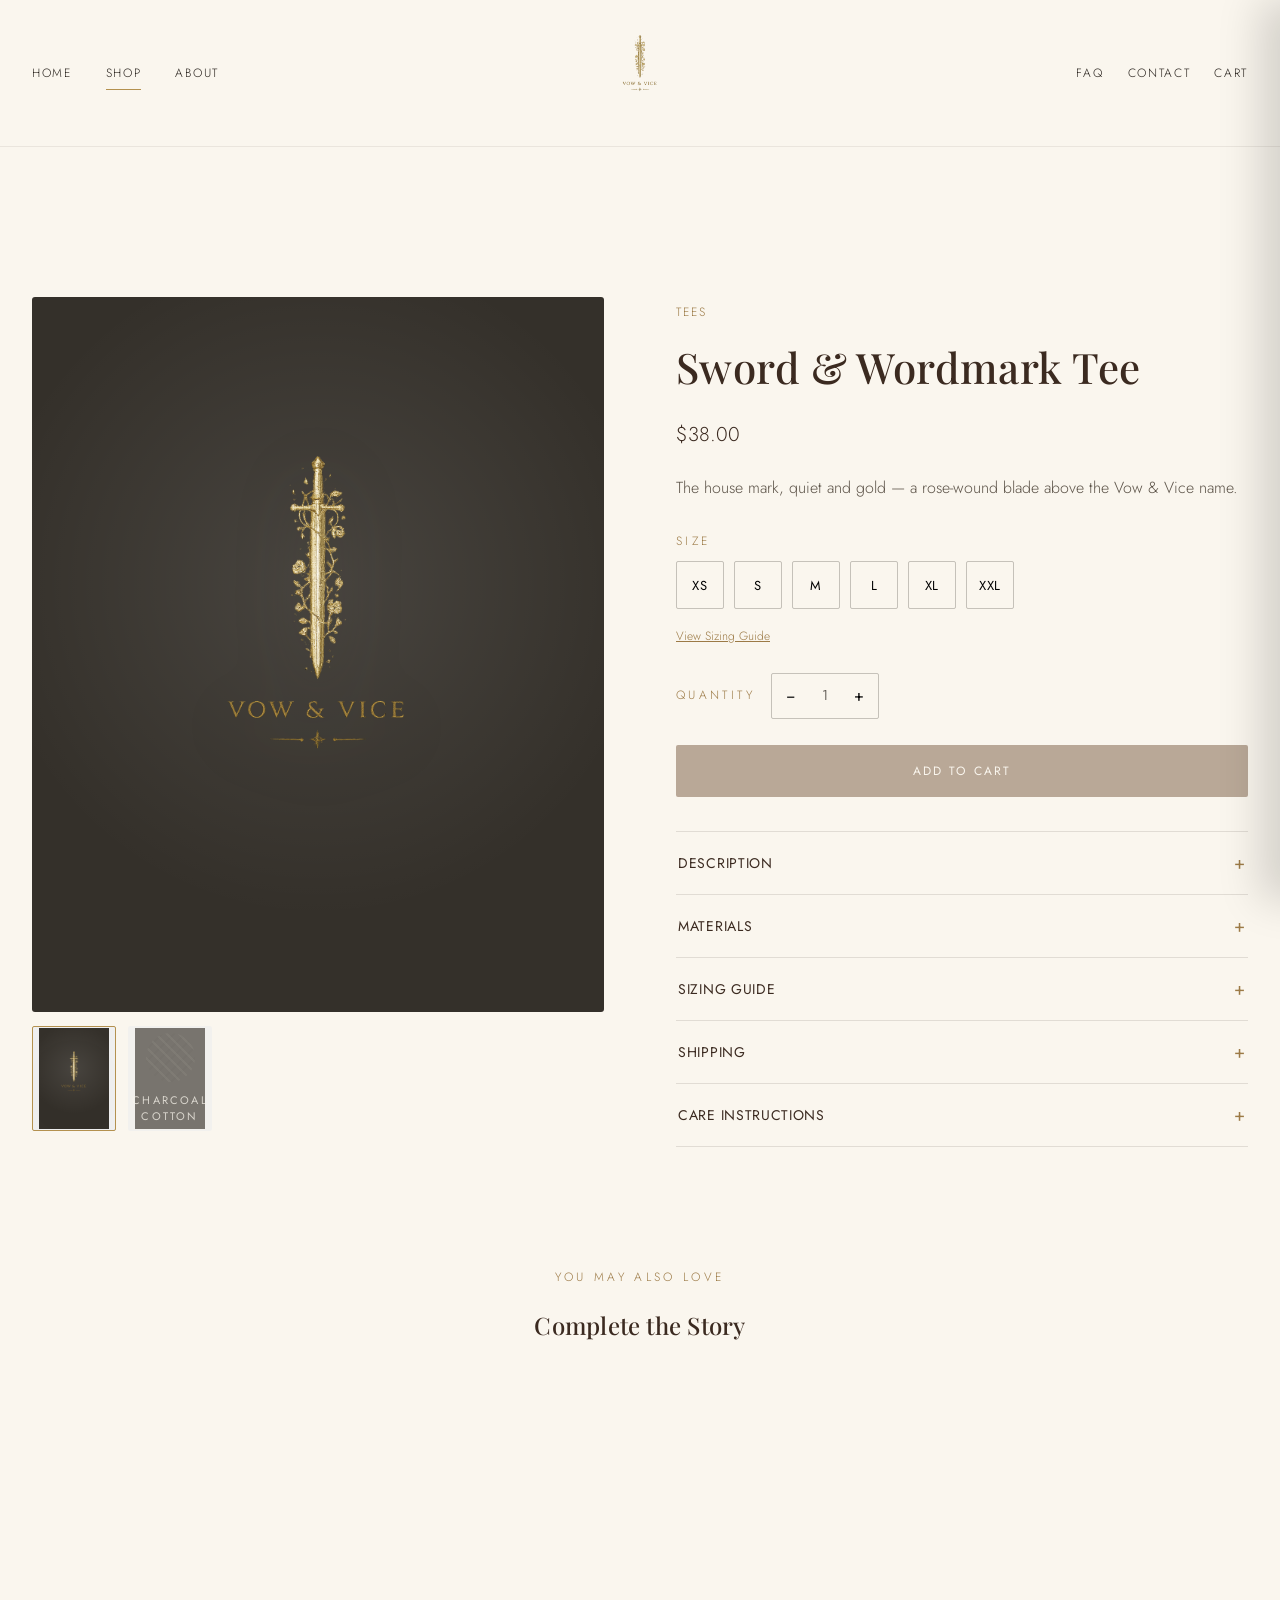
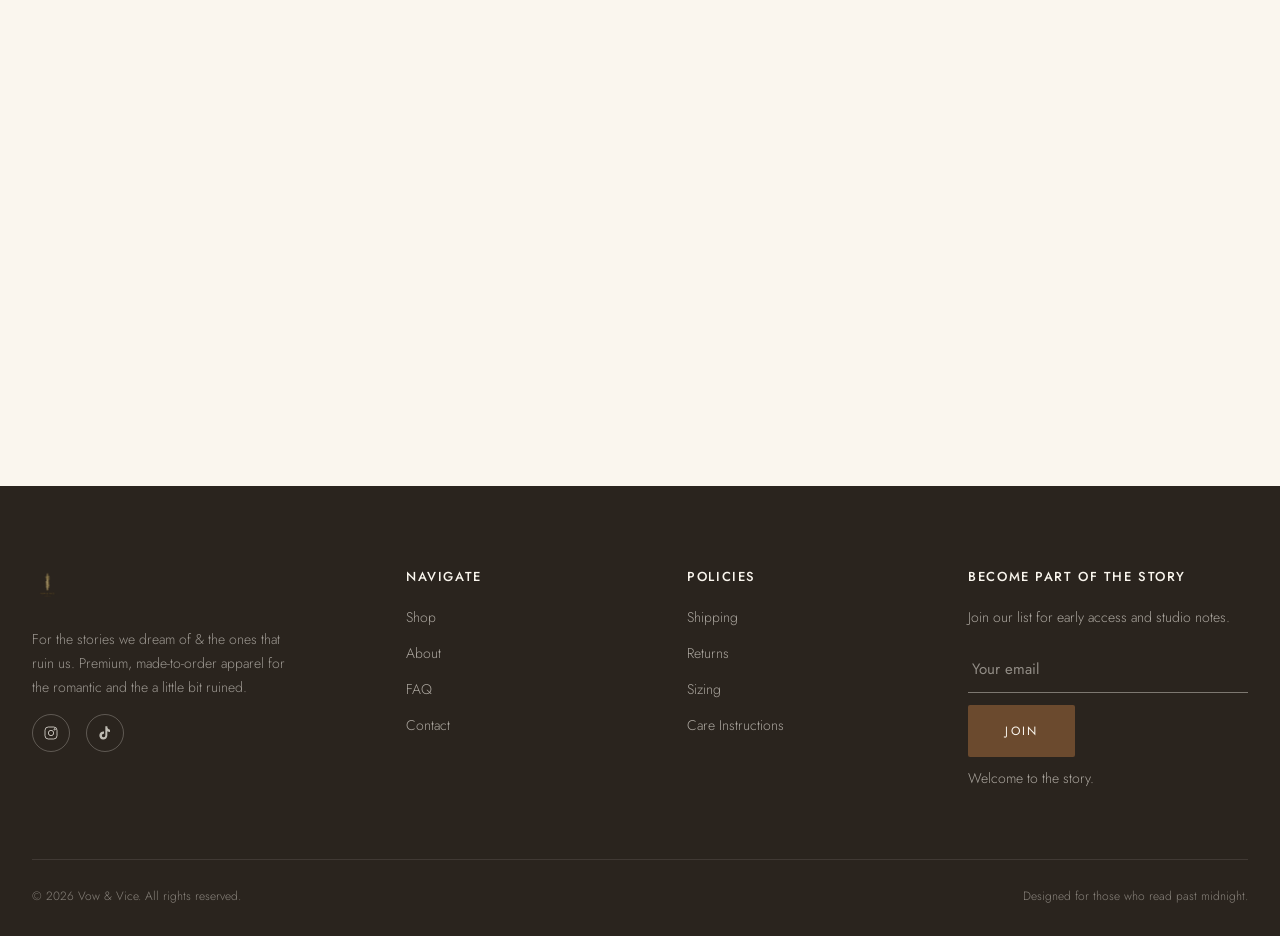
<file: product/sword-wordmark-tee.html>
<!DOCTYPE html>
<html lang="en">
<head>
<meta charset="UTF-8">
<meta name="viewport" content="width=device-width, initial-scale=1.0">
<title>Sword &amp; Wordmark Tee — Vow &amp; Vice</title>
<meta name="description" content="Sword &amp; Wordmark Tee — the Vow &amp; Vice house mark in antique gold on soft charcoal cotton.">
<link rel="icon" href="../images/logo-mark.png">
<link rel="stylesheet" href="../css/style.css">
</head>
<body>
<a href="#main" class="skip-link">Skip to content</a>

<header class="site-header">
  <div class="header-inner">
    <nav class="nav-primary">
      <a href="../index.html">Home</a>
      <a href="../shop.html" class="active">Shop</a>
      <a href="../about.html">About</a>
    </nav>
    <a href="../index.html" class="brand-logo"><img src="../images/logo-mark.png" alt="Vow & Vice"></a>
    <div class="nav-secondary">
      <a href="../faq.html" class="nav-text-link">FAQ</a>
      <a href="../contact.html" class="nav-text-link">Contact</a>
      <a href="../cart.html" class="icon-btn" data-cart-open aria-label="Open cart">
        Cart <span class="cart-count">0</span>
      </a>
    </div>
    <button class="nav-toggle" aria-label="Open menu"><span></span><span></span><span></span></button>
  </div>
</header>

<div class="mobile-nav">
  <button class="mobile-nav-close" aria-label="Close menu">&times;</button>
  <a href="../index.html">Home</a>
  <a href="../shop.html">Shop</a>
  <a href="../about.html">About</a>
  <a href="../faq.html">FAQ</a>
  <a href="../contact.html">Contact</a>
  <a href="../cart.html">Cart</a>
</div>

<main id="main">
  <div class="container">
    <div class="product-detail">
      <div class="gallery">
        <div class="gallery-main" id="galleryMain"></div>
        <div class="gallery-thumbs" id="galleryThumbs"></div>
      </div>
      <div class="pd-info">
        <span class="cat" id="pdCategory"></span>
        <h1 id="pdName"></h1>
        <div class="price" id="pdPrice"></div>
        <p class="desc" id="pdShort"></p>

        <div>
          <span class="eyebrow" style="display:block;margin-bottom:10px;">Size</span>
          <div class="size-selector" id="sizeSelector"></div>
          <a href="#sizing" class="size-guide-link" data-accordion-jump="sizing">View Sizing Guide</a>
        </div>

        <div class="qty-row">
          <span class="eyebrow" style="margin:0;">Quantity</span>
          <div class="qty-control">
            <button id="qtyMinus" aria-label="Decrease quantity">&minus;</button>
            <span id="qtyDisplay">1</span>
            <button id="qtyPlus" aria-label="Increase quantity">&plus;</button>
          </div>
        </div>

        <div class="pd-actions">
          <button class="btn btn-primary btn-block" id="addToCartBtn">Add to Cart</button>
        </div>
        <p class="add-note" id="addNote"></p>

        <div class="accordion" id="pdAccordion">
          <div class="accordion-item" data-group="pd">
            <button class="accordion-trigger"><span>Description</span><span class="plus">+</span></button>
            <div class="accordion-panel"><div class="accordion-panel-inner" id="pdDescription"></div></div>
          </div>
          <div class="accordion-item" data-group="pd">
            <button class="accordion-trigger"><span>Materials</span><span class="plus">+</span></button>
            <div class="accordion-panel"><div class="accordion-panel-inner"><span id="pdMaterials"></span><br><br>Color: <span id="pdColor"></span></div></div>
          </div>
          <div class="accordion-item" data-group="pd" id="sizingAccordion">
            <button class="accordion-trigger"><span>Sizing Guide</span><span class="plus">+</span></button>
            <div class="accordion-panel"><div class="accordion-panel-inner">
              <table style="width:100%; border-collapse:collapse; font-size:13px;">
                <tr style="border-bottom:1px solid rgba(43,36,28,0.12);"><td style="padding:6px 0;">Size</td><td>Chest (in)</td><td>Length (in)</td></tr>
                <tr style="border-bottom:1px solid rgba(43,36,28,0.08);"><td style="padding:6px 0;">XS</td><td>36–38</td><td>26</td></tr>
                <tr style="border-bottom:1px solid rgba(43,36,28,0.08);"><td style="padding:6px 0;">S</td><td>38–40</td><td>27</td></tr>
                <tr style="border-bottom:1px solid rgba(43,36,28,0.08);"><td style="padding:6px 0;">M</td><td>40–42</td><td>28</td></tr>
                <tr style="border-bottom:1px solid rgba(43,36,28,0.08);"><td style="padding:6px 0;">L</td><td>42–45</td><td>29</td></tr>
                <tr style="border-bottom:1px solid rgba(43,36,28,0.08);"><td style="padding:6px 0;">XL</td><td>45–48</td><td>30</td></tr>
                <tr><td style="padding:6px 0;">XXL</td><td>48–51</td><td>31</td></tr>
              </table>
              <p style="margin-top:12px;">Fits true to size with a relaxed, unisex cut. Between sizes? We recommend sizing down for a closer fit.</p>
            </div></div>
          </div>
          <div class="accordion-item" data-group="pd">
            <button class="accordion-trigger"><span>Shipping</span><span class="plus">+</span></button>
            <div class="accordion-panel"><div class="accordion-panel-inner">Made to order — please allow 5–8 business days for production before your piece ships. Standard shipping is 3–6 business days thereafter; expedited options are available at checkout.</div></div>
          </div>
          <div class="accordion-item" data-group="pd">
            <button class="accordion-trigger"><span>Care Instructions</span><span class="plus">+</span></button>
            <div class="accordion-panel"><div class="accordion-panel-inner" id="pdCare"></div></div>
          </div>
        </div>
      </div>
    </div>
  </div>

  <section class="section">
    <div class="container">
      <div class="related-heading reveal">
        <span class="eyebrow">You May Also Love</span>
        <h2>Complete the Story</h2>
      </div>
      <div class="product-grid" id="relatedGrid"></div>
    </div>
  </section>
</main>

<footer class="site-footer">
  <div class="container">
    <div class="footer-grid">
      <div class="footer-brand">
        <img src="../images/logo-mark.png" alt="Vow & Vice">
        <p>For the stories we dream of &amp; the ones that ruin us. Premium, made-to-order apparel for the romantic and the a little bit ruined.</p>
        <div class="footer-social">
          <a href="#" aria-label="Instagram"><svg width="16" height="16" viewBox="0 0 24 24" fill="none" stroke="currentColor" stroke-width="1.5"><rect x="3" y="3" width="18" height="18" rx="5"/><circle cx="12" cy="12" r="4"/><circle cx="17.5" cy="6.5" r="1"/></svg></a>
          <a href="#" aria-label="TikTok"><svg width="16" height="16" viewBox="0 0 24 24" fill="currentColor"><path d="M15.5 2h-3v13.6a2.6 2.6 0 1 1-2-2.53V9.9a6 6 0 1 0 5 5.92V9.2a7.7 7.7 0 0 0 4 1.13V7.2A4.9 4.9 0 0 1 15.5 2Z"/></svg></a>
        </div>
      </div>
      <div class="footer-col">
        <h4>Navigate</h4>
        <a href="../shop.html">Shop</a>
        <a href="../about.html">About</a>
        <a href="../faq.html">FAQ</a>
        <a href="../contact.html">Contact</a>
      </div>
      <div class="footer-col">
        <h4>Policies</h4>
        <a href="../faq.html#shipping">Shipping</a>
        <a href="../faq.html#returns">Returns</a>
        <a href="../faq.html#sizing">Sizing</a>
        <a href="../faq.html#care">Care Instructions</a>
      </div>
      <div class="footer-col">
        <h4>Become Part of the Story</h4>
        <p style="margin-bottom:16px;">Join our list for early access and studio notes.</p>
        <form class="newsletter-form" style="justify-content:flex-start;" name="newsletter" method="POST" data-netlify="true" netlify-honeypot="bot-field" action="/thank-you-newsletter.html">
          <input type="hidden" name="form-name" value="newsletter">
          <input type="email" name="email" placeholder="Your email" required aria-label="Email address">
          <button class="btn btn-primary" type="submit">Join</button>
        </form>
        <p class="form-success" style="margin-top:10px;">Welcome to the story.</p>
      </div>
    </div>
    <div class="footer-bottom">
      <span>&copy; 2026 Vow &amp; Vice. All rights reserved.</span>
      <span>Designed for those who read past midnight.</span>
    </div>
  </div>
</footer>

<div class="overlay" id="cartOverlay"></div>
<div class="cart-drawer" id="cartDrawer">
  <div class="drawer-head"><h3>Your Bag</h3><button id="drawerClose" aria-label="Close cart">&times;</button></div>
  <div class="drawer-items" id="drawerItems"></div>
  <div class="drawer-foot" id="drawerFoot"></div>
</div>

<script src="../js/products.js"></script>
<script src="../js/cart.js"></script>
<script src="../js/product-page.js"></script>
<script src="../js/main.js"></script>
<script>
  productsReady.then(() => initProductPage('sword-wordmark-tee'));
  document.querySelector('[data-accordion-jump="sizing"]').addEventListener('click', (e) => {
    e.preventDefault();
    const item = document.getElementById('sizingAccordion');
    const trigger = item.querySelector('.accordion-trigger');
    if (!item.classList.contains('open')) trigger.click();
    item.scrollIntoView({ behavior: 'smooth', block: 'center' });
  });
</script>
</body>
</html>
</file>
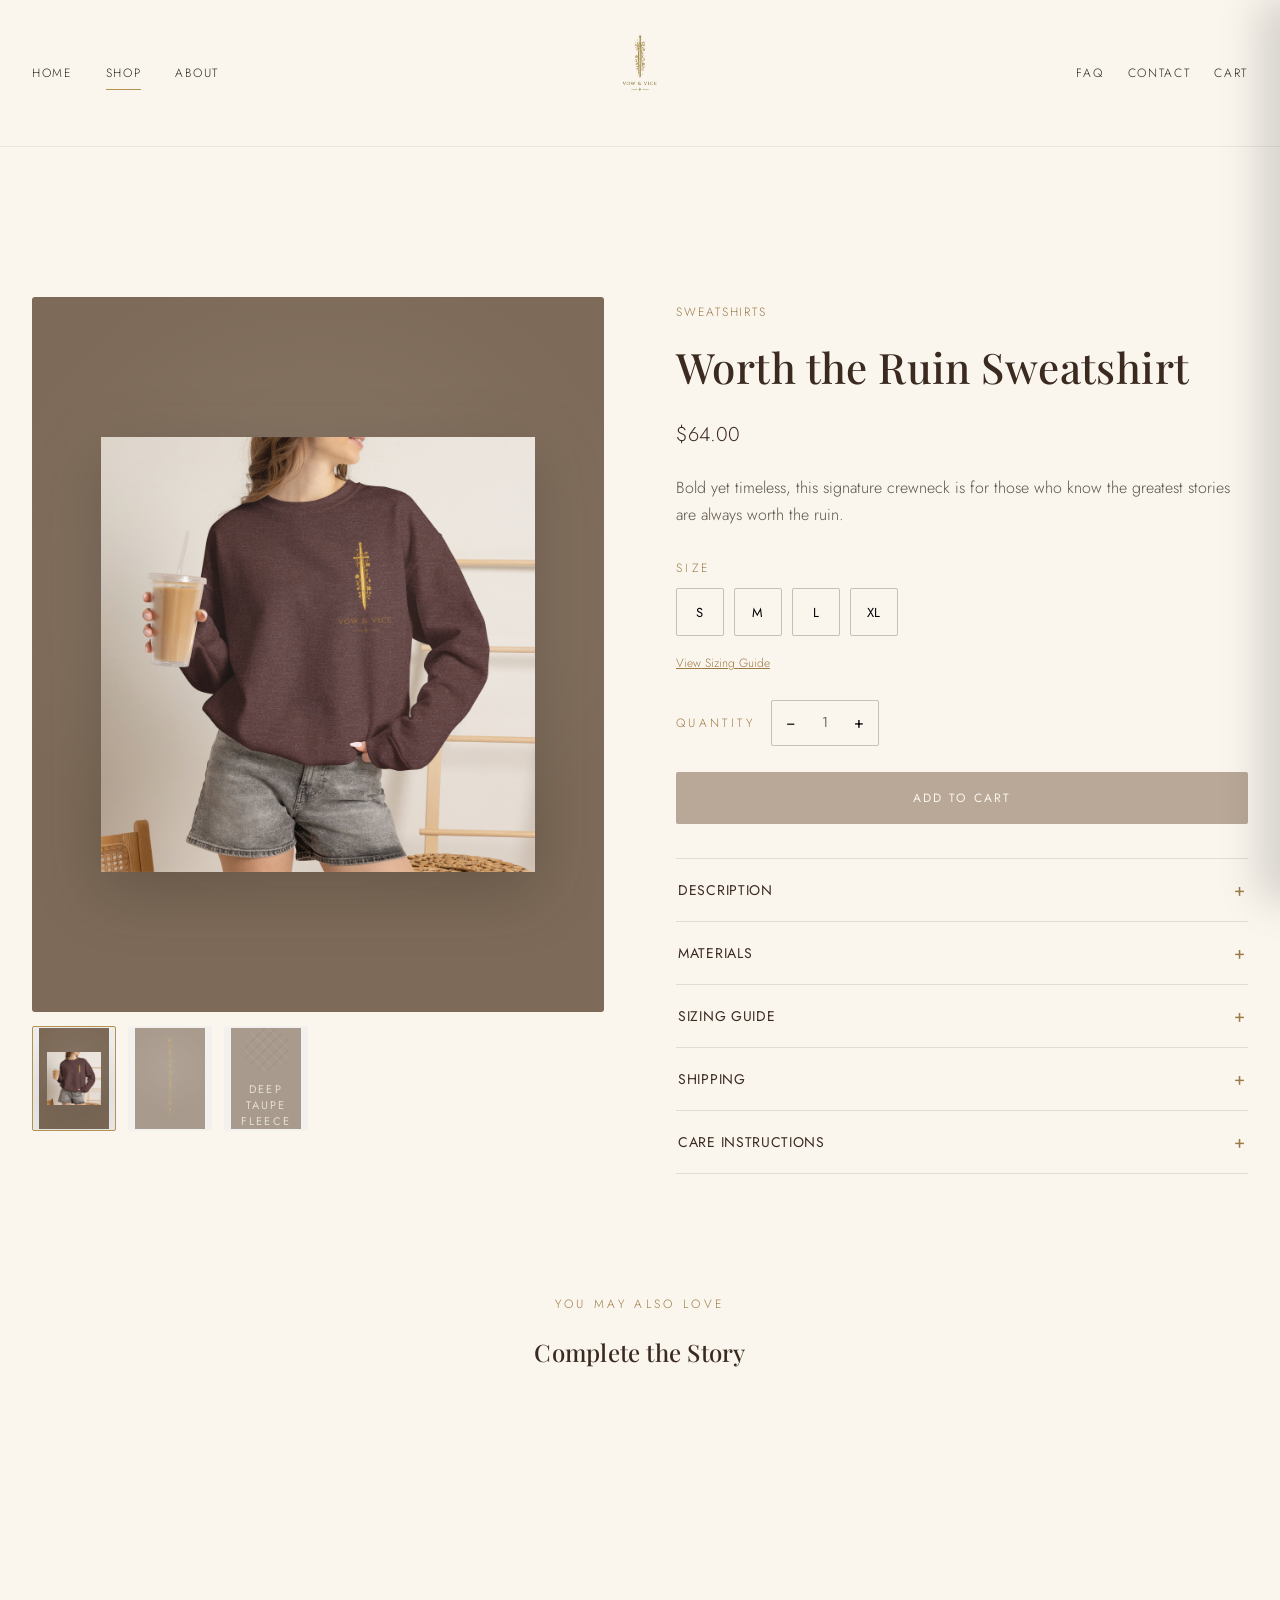
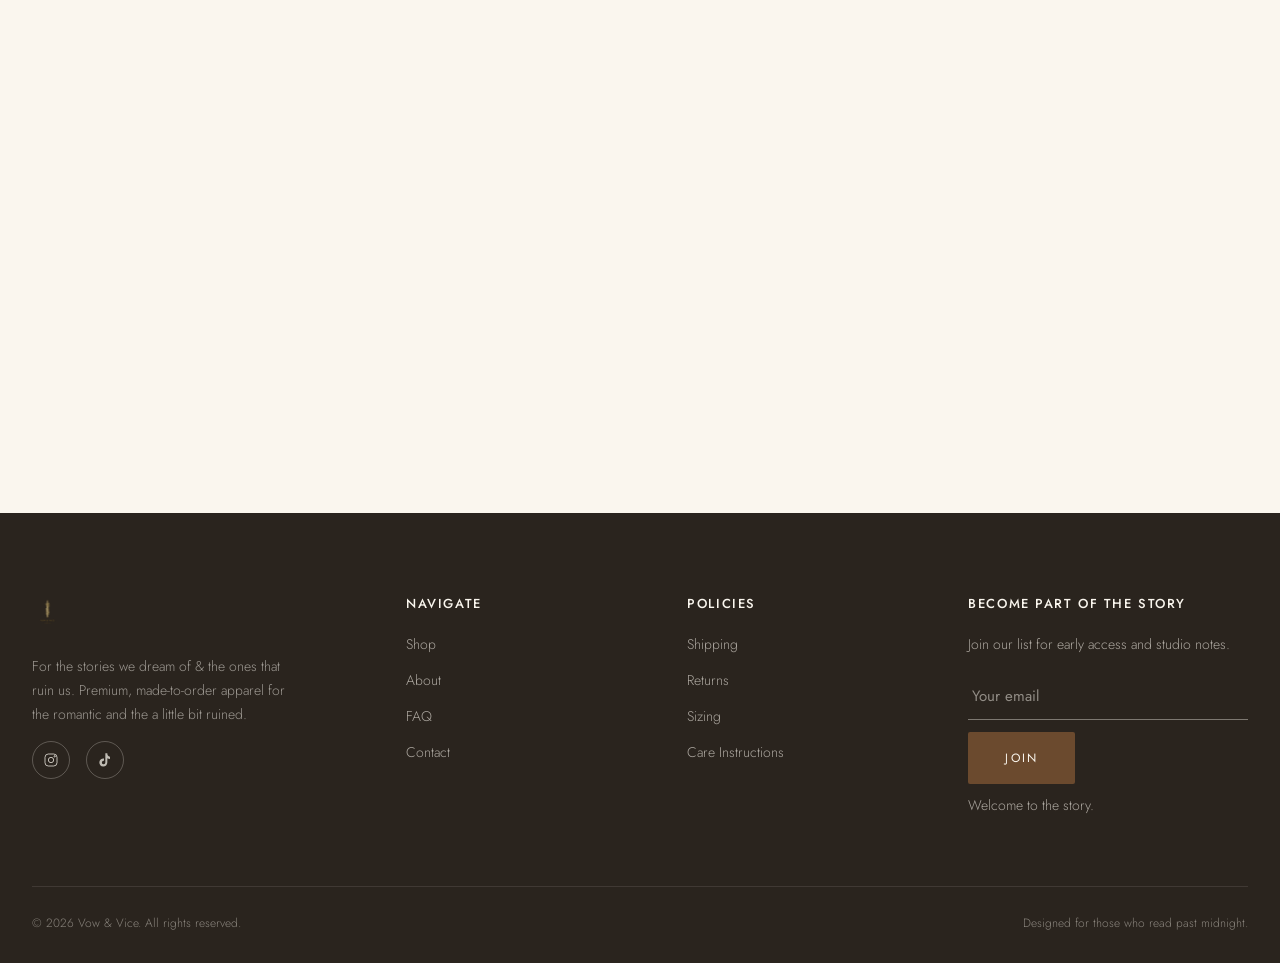
<file: product/worth-the-ruin-sweatshirt.html>
<!DOCTYPE html>
<html lang="en">
<head>
<meta charset="UTF-8">
<meta name="viewport" content="width=device-width, initial-scale=1.0">
<title>Worth the Ruin Sweatshirt — Vow &amp; Vice</title>
<meta name="description" content="Worth the Ruin Sweatshirt — antique gold lettering and a scattered constellation on deep taupe fleece. Made to order.">
<link rel="icon" href="../images/logo-mark.png">
<link rel="stylesheet" href="../css/style.css">
</head>
<body>
<a href="#main" class="skip-link">Skip to content</a>

<header class="site-header">
  <div class="header-inner">
    <nav class="nav-primary">
      <a href="../index.html">Home</a>
      <a href="../shop.html" class="active">Shop</a>
      <a href="../about.html">About</a>
    </nav>
    <a href="../index.html" class="brand-logo"><img src="../images/logo-mark.png" alt="Vow & Vice"></a>
    <div class="nav-secondary">
      <a href="../faq.html" class="nav-text-link">FAQ</a>
      <a href="../contact.html" class="nav-text-link">Contact</a>
      <a href="../cart.html" class="icon-btn" data-cart-open aria-label="Open cart">
        Cart <span class="cart-count">0</span>
      </a>
    </div>
    <button class="nav-toggle" aria-label="Open menu"><span></span><span></span><span></span></button>
  </div>
</header>

<div class="mobile-nav">
  <button class="mobile-nav-close" aria-label="Close menu">&times;</button>
  <a href="../index.html">Home</a>
  <a href="../shop.html">Shop</a>
  <a href="../about.html">About</a>
  <a href="../faq.html">FAQ</a>
  <a href="../contact.html">Contact</a>
  <a href="../cart.html">Cart</a>
</div>

<main id="main">
  <div class="container">
    <div class="product-detail">
      <div class="gallery">
        <div class="gallery-main" id="galleryMain"></div>
        <div class="gallery-thumbs" id="galleryThumbs"></div>
      </div>
      <div class="pd-info">
        <span class="cat" id="pdCategory"></span>
        <h1 id="pdName"></h1>
        <div class="price" id="pdPrice"></div>
        <p class="desc" id="pdShort"></p>

        <div>
          <span class="eyebrow" style="display:block;margin-bottom:10px;">Size</span>
          <div class="size-selector" id="sizeSelector"></div>
          <a href="#sizing" class="size-guide-link" data-accordion-jump="sizing">View Sizing Guide</a>
        </div>

        <div class="qty-row">
          <span class="eyebrow" style="margin:0;">Quantity</span>
          <div class="qty-control">
            <button id="qtyMinus" aria-label="Decrease quantity">&minus;</button>
            <span id="qtyDisplay">1</span>
            <button id="qtyPlus" aria-label="Increase quantity">&plus;</button>
          </div>
        </div>

        <div class="pd-actions">
          <button class="btn btn-primary btn-block" id="addToCartBtn">Add to Cart</button>
        </div>
        <p class="add-note" id="addNote"></p>

        <div class="accordion" id="pdAccordion">
          <div class="accordion-item" data-group="pd">
            <button class="accordion-trigger"><span>Description</span><span class="plus">+</span></button>
            <div class="accordion-panel"><div class="accordion-panel-inner" id="pdDescription"></div></div>
          </div>
          <div class="accordion-item" data-group="pd">
            <button class="accordion-trigger"><span>Materials</span><span class="plus">+</span></button>
            <div class="accordion-panel"><div class="accordion-panel-inner"><span id="pdMaterials"></span><br><br>Color: <span id="pdColor"></span></div></div>
          </div>
          <div class="accordion-item" data-group="pd" id="sizingAccordion">
            <button class="accordion-trigger"><span>Sizing Guide</span><span class="plus">+</span></button>
            <div class="accordion-panel"><div class="accordion-panel-inner">
              <table style="width:100%; border-collapse:collapse; font-size:13px;">
                <tr style="border-bottom:1px solid rgba(43,36,28,0.12);"><td style="padding:6px 0;">Size</td><td>Chest (in)</td><td>Length (in)</td></tr>
                <tr style="border-bottom:1px solid rgba(43,36,28,0.08);"><td style="padding:6px 0;">XS</td><td>36–38</td><td>26</td></tr>
                <tr style="border-bottom:1px solid rgba(43,36,28,0.08);"><td style="padding:6px 0;">S</td><td>38–40</td><td>27</td></tr>
                <tr style="border-bottom:1px solid rgba(43,36,28,0.08);"><td style="padding:6px 0;">M</td><td>40–42</td><td>28</td></tr>
                <tr style="border-bottom:1px solid rgba(43,36,28,0.08);"><td style="padding:6px 0;">L</td><td>42–45</td><td>29</td></tr>
                <tr style="border-bottom:1px solid rgba(43,36,28,0.08);"><td style="padding:6px 0;">XL</td><td>45–48</td><td>30</td></tr>
                <tr><td style="padding:6px 0;">XXL</td><td>48–51</td><td>31</td></tr>
              </table>
              <p style="margin-top:12px;">Fits true to size with a relaxed, unisex cut. Between sizes? We recommend sizing down for a closer fit.</p>
            </div></div>
          </div>
          <div class="accordion-item" data-group="pd">
            <button class="accordion-trigger"><span>Shipping</span><span class="plus">+</span></button>
            <div class="accordion-panel"><div class="accordion-panel-inner">Made to order — please allow 5–8 business days for production before your piece ships. Standard shipping is 3–6 business days thereafter; expedited options are available at checkout.</div></div>
          </div>
          <div class="accordion-item" data-group="pd">
            <button class="accordion-trigger"><span>Care Instructions</span><span class="plus">+</span></button>
            <div class="accordion-panel"><div class="accordion-panel-inner" id="pdCare"></div></div>
          </div>
        </div>
      </div>
    </div>
  </div>

  <section class="section">
    <div class="container">
      <div class="related-heading reveal">
        <span class="eyebrow">You May Also Love</span>
        <h2>Complete the Story</h2>
      </div>
      <div class="product-grid" id="relatedGrid"></div>
    </div>
  </section>
</main>

<footer class="site-footer">
  <div class="container">
    <div class="footer-grid">
      <div class="footer-brand">
        <img src="../images/logo-mark.png" alt="Vow & Vice">
        <p>For the stories we dream of &amp; the ones that ruin us. Premium, made-to-order apparel for the romantic and the a little bit ruined.</p>
        <div class="footer-social">
          <a href="#" aria-label="Instagram"><svg width="16" height="16" viewBox="0 0 24 24" fill="none" stroke="currentColor" stroke-width="1.5"><rect x="3" y="3" width="18" height="18" rx="5"/><circle cx="12" cy="12" r="4"/><circle cx="17.5" cy="6.5" r="1"/></svg></a>
          <a href="#" aria-label="TikTok"><svg width="16" height="16" viewBox="0 0 24 24" fill="currentColor"><path d="M15.5 2h-3v13.6a2.6 2.6 0 1 1-2-2.53V9.9a6 6 0 1 0 5 5.92V9.2a7.7 7.7 0 0 0 4 1.13V7.2A4.9 4.9 0 0 1 15.5 2Z"/></svg></a>
        </div>
      </div>
      <div class="footer-col">
        <h4>Navigate</h4>
        <a href="../shop.html">Shop</a>
        <a href="../about.html">About</a>
        <a href="../faq.html">FAQ</a>
        <a href="../contact.html">Contact</a>
      </div>
      <div class="footer-col">
        <h4>Policies</h4>
        <a href="../faq.html#shipping">Shipping</a>
        <a href="../faq.html#returns">Returns</a>
        <a href="../faq.html#sizing">Sizing</a>
        <a href="../faq.html#care">Care Instructions</a>
      </div>
      <div class="footer-col">
        <h4>Become Part of the Story</h4>
        <p style="margin-bottom:16px;">Join our list for early access and studio notes.</p>
        <form class="newsletter-form" style="justify-content:flex-start;" name="newsletter" method="POST" data-netlify="true" netlify-honeypot="bot-field" action="/thank-you-newsletter.html">
          <input type="hidden" name="form-name" value="newsletter">
          <input type="email" name="email" placeholder="Your email" required aria-label="Email address">
          <button class="btn btn-primary" type="submit">Join</button>
        </form>
        <p class="form-success" style="margin-top:10px;">Welcome to the story.</p>
      </div>
    </div>
    <div class="footer-bottom">
      <span>&copy; 2026 Vow &amp; Vice. All rights reserved.</span>
      <span>Designed for those who read past midnight.</span>
    </div>
  </div>
</footer>

<div class="overlay" id="cartOverlay"></div>
<div class="cart-drawer" id="cartDrawer">
  <div class="drawer-head"><h3>Your Bag</h3><button id="drawerClose" aria-label="Close cart">&times;</button></div>
  <div class="drawer-items" id="drawerItems"></div>
  <div class="drawer-foot" id="drawerFoot"></div>
</div>

<script src="../js/products.js"></script>
<script src="../js/cart.js"></script>
<script src="../js/product-page.js"></script>
<script src="../js/main.js"></script>
<script>
  productsReady.then(() => initProductPage('worth-the-ruin-sweatshirt'));
  document.querySelector('[data-accordion-jump="sizing"]').addEventListener('click', (e) => {
    e.preventDefault();
    const item = document.getElementById('sizingAccordion');
    const trigger = item.querySelector('.accordion-trigger');
    if (!item.classList.contains('open')) trigger.click();
    item.scrollIntoView({ behavior: 'smooth', block: 'center' });
  });
</script>
</body>
</html>
</file>
<file: css/style.css>
/* ==========================================================================
   Vow & Vice — Design System
   ========================================================================== */

@import url('https://fonts.googleapis.com/css2?family=Playfair+Display:ital,wght@0,400;0,500;0,600;0,700;1,500&family=Jost:wght@300;400;500;600&display=swap');

:root {
  /* Backgrounds */
  --ivory: #FAF6EE;
  --cream: #F4ECDD;
  --parchment: #EFE4D2;
  --beige-light: #F6F0E5;
  --white: #FFFFFF;

  /* Accents */
  --bronze: #9C7A46;
  --gold: #B4914F;
  --gold-soft: #D8BD8A;
  --espresso: #3B2A20;
   
  --forest: #364B3A;
  --mauve: #8C6B73;
  --charcoal: #2A241E;
   

  /* Buttons */
  --btn-bronze: #6B4A2E;
  --btn-bronze-hover: #563a22;
  --btn-espresso: #3B2A20;
  --btn-espresso-hover: #2a1d16;
  --btn-green: #3F4F3F;
  --btn-green-hover: #313e31;

  /* Type */
  --font-serif: 'Playfair Display', 'Georgia', serif;
  --font-sans: 'Jost', 'Helvetica Neue', Arial, sans-serif;

  /* Spacing */
  --container-max: 1280px;
  --section-pad: clamp(64px, 9vw, 140px);

  /* Motion */
  --ease: cubic-bezier(0.22, 1, 0.36, 1);
}

/* ---------- Reset ---------- */
*, *::before, *::after { box-sizing: border-box; }
html { scroll-behavior: smooth; }
body {
  margin: 0;
  background: var(--ivory);
  color: var(--charcoal);
  font-family: var(--font-sans);
  font-weight: 300;
  font-size: 16px;
  line-height: 1.7;
  -webkit-font-smoothing: antialiased;
  overflow-x: hidden;
}
img { max-width: 100%; display: block; }
a { color: inherit; text-decoration: none; }
ul { list-style: none; margin: 0; padding: 0; }
button { font-family: inherit; cursor: pointer; }
input, textarea, select { font-family: inherit; font-size: inherit; }
h1, h2, h3, h4 {
  font-family: var(--font-serif);
  font-weight: 500;
  margin: 0 0 0.5em;
  letter-spacing: 0.01em;
  color: var(--espresso);
}
p { margin: 0 0 1em; }

.container {
  max-width: var(--container-max);
  margin: 0 auto;
  padding: 0 32px;
}
@media (max-width: 640px) {
  .container { padding: 0 20px; }
}

.eyebrow {
  display: inline-block;
  font-family: var(--font-sans);
  font-size: 12px;
  letter-spacing: 0.28em;
  text-transform: uppercase;
  color: var(--bronze);
  margin-bottom: 18px;
}

.section { padding: var(--section-pad) 0; }
.section-head { text-align: center; max-width: 640px; margin: 0 auto 56px; }
.section-head p { color: #5c5348; }

.divider {
  width: 48px;
  height: 1px;
  background: var(--gold);
  margin: 20px auto;
}
.divider.left { margin-left: 0; }

/* ---------- Buttons ---------- */
.btn {
  display: inline-flex;
  align-items: center;
  justify-content: center;
  gap: 10px;
  padding: 16px 36px;
  font-size: 12px;
  letter-spacing: 0.18em;
  text-transform: uppercase;
  border: 1px solid transparent;
  border-radius: 2px;
  transition: all 0.35s var(--ease);
  white-space: nowrap;
}
.btn-primary {
  background: var(--btn-bronze);
  color: var(--ivory);
}
.btn-primary:hover { background: var(--btn-bronze-hover); transform: translateY(-2px); box-shadow: 0 10px 24px rgba(59,42,32,0.22); }
.btn-secondary {
  background: transparent;
  color: var(--espresso);
  border-color: var(--espresso);
}
.btn-secondary:hover { background: var(--espresso); color: var(--ivory); transform: translateY(-2px); }
.btn-dark {
  background: var(--btn-espresso);
  color: var(--ivory);
}
.btn-dark:hover { background: var(--btn-espresso-hover); transform: translateY(-2px); }
.btn-green { background: var(--btn-green); color: var(--ivory); }
.btn-green:hover { background: var(--btn-green-hover); }
.btn-block { width: 100%; }
.btn:disabled { opacity: 0.45; cursor: not-allowed; transform: none !important; }
.btn-ghost {
  background: transparent; color: var(--espresso); border-color: rgba(43,36,28,0.25);
  padding: 12px 22px;
}
.btn-ghost:hover { border-color: var(--espresso); }
.btn-ghost.active { background: var(--espresso); color: var(--ivory); border-color: var(--espresso); }

/* ---------- Header ---------- */
.site-header {
  position: sticky; top: 0; z-index: 200;
  background: rgba(250, 246, 238, 0.92);
  backdrop-filter: blur(10px);
  border-bottom: 1px solid rgba(59,42,32,0.08);
  transition: box-shadow 0.3s ease;
}
.site-header.scrolled { box-shadow: 0 6px 24px rgba(43,36,28,0.06); }
.header-inner {
  display: grid;
  grid-template-columns: 1fr auto 1fr;
  align-items: center;
  padding: 18px 32px;
  max-width: var(--container-max);
  margin: 0 auto;
}
.nav-primary, .nav-secondary {
  display: flex;
  gap: 34px;
  font-size: 12px;
  letter-spacing: 0.14em;
  text-transform: uppercase;
}
.nav-secondary { justify-content: flex-end; align-items: center; gap: 24px; }
.nav-primary a, .nav-secondary a { position: relative; padding: 4px 0; color: var(--charcoal); }
.nav-primary a::after {
  content: ''; position: absolute; left: 0; right: 0; bottom: -3px; height: 1px;
  background: var(--gold); transform: scaleX(0); transform-origin: right; transition: transform 0.35s var(--ease);
}
.nav-primary a:hover::after, .nav-primary a.active::after { transform: scaleX(1); transform-origin: left; }
.brand-logo { justify-self: center; display: flex; align-items: center; }
.brand-logo img { height: 110px; width: auto; }
.brand-wordmark { font-family: var(--font-serif); font-size: 22px; letter-spacing: 0.12em; color: var(--espresso); }

.icon-btn { position: relative; display: inline-flex; align-items: center; }
.cart-count {
  position: absolute; top: -9px; right: -14px;
  background: var(--btn-bronze); color: var(--ivory);
  font-size: 10px; width: 17px; height: 17px; border-radius: 50%;
  display: flex; align-items: center; justify-content: center;
}

.nav-toggle { display: none; background: none; border: none; padding: 6px; }
.nav-toggle span { display: block; width: 24px; height: 1px; background: var(--espresso); margin: 6px 0; transition: 0.3s; }

@media (max-width: 900px) {
  .header-inner { grid-template-columns: auto 1fr auto; padding: 16px 20px; }
  .nav-primary { display: none; }
  .nav-toggle { display: block; }
  .brand-logo img { height: 80px; }
  .nav-secondary a.nav-text-link { display: none; }
}

.mobile-nav {
  position: fixed; inset: 0; z-index: 300;
  background: var(--ivory);
  display: flex; flex-direction: column; align-items: center; justify-content: center; gap: 30px;
  transform: translateY(-100%); transition: transform 0.45s var(--ease);
}
.mobile-nav.open { transform: translateY(0); }
.mobile-nav a { font-family: var(--font-serif); font-size: 26px; color: var(--espresso); }
.mobile-nav-close { position: absolute; top: 24px; right: 24px; background: none; border: none; font-size: 28px; color: var(--espresso); }

/* ---------- Hero ---------- */
.hero {
  position: relative;
  min-height: 92vh;
  display: flex; align-items: center; justify-content: center; text-align: center;
  background:
    radial-gradient(ellipse at 50% 10%, rgba(155,120,70,0.20), transparent 55%),
    radial-gradient(ellipse at 50% 100%, #241a12 0%, #2f2317 45%, #241a12 100%);
  color: var(--ivory);
  padding: 140px 24px 100px;
  overflow: hidden;
}
.hero-bg-decor { position: absolute; inset: 0; display: flex; align-items: center; justify-content: center; opacity: 0.12; pointer-events: none; }
.hero-bg-decor img { width: min(640px, 78vw); }
.hero-content { position: relative; z-index: 1; max-width: 760px; opacity: 0; animation: fadeUp 1.1s var(--ease) 0.2s forwards; }
.hero .eyebrow { color: var(--gold-soft); }
.hero-logo { width: 320px; height: auto; margin: 0 auto 28px; display: block; filter: drop-shadow(0 10px 24px rgba(0,0,0,0.4)); }
@media (max-width: 640px) { .hero-logo { width: 220px; margin-bottom: 20px; } }
.hero h1 {
  color: var(--ivory);
  font-size: clamp(38px, 6vw, 72px);
  line-height: 1.12;
  margin-bottom: 22px;
}
.hero p.sub {
  font-size: 17px;
  color: rgba(250,246,238,0.85);
  max-width: 560px;
  margin: 0 auto 40px;
}
.hero-actions { display: flex; gap: 18px; justify-content: center; flex-wrap: wrap; }
.hero-actions .btn-secondary { color: var(--ivory); border-color: rgba(250,246,238,0.55); }
.hero-actions .btn-secondary:hover { background: var(--ivory); color: var(--espresso); }

.page-banner {
  padding: 180px 24px 80px;
  text-align: center;
  background: var(--parchment);
}
.page-banner h1 { font-size: clamp(34px, 5vw, 54px); }
.page-banner p { color: #5c5348; max-width: 560px; margin: 0 auto; }

/* ---------- Reveal animation ---------- */
.reveal { opacity: 0; transform: translateY(28px); transition: opacity 0.9s var(--ease), transform 0.9s var(--ease); }
.reveal.in-view { opacity: 1; transform: translateY(0); }
@keyframes fadeUp { from { opacity: 0; transform: translateY(24px); } to { opacity: 1; transform: translateY(0); } }

/* ---------- Product grid & cards ---------- */
.product-grid {
  display: grid;
  grid-template-columns: repeat(3, 1fr);
  gap: 40px 32px;
}
@media (max-width: 980px) { .product-grid { grid-template-columns: repeat(2, 1fr); gap: 32px 20px; } }
@media (max-width: 560px) { .product-grid { grid-template-columns: 1fr; } }

.product-card { display: block; }
.product-card .thumb {
  position: relative;
  aspect-ratio: 4 / 5;
  border-radius: 3px;
  overflow: hidden;
  margin-bottom: 18px;
}
.product-card .thumb img.alt { position: absolute; inset: 0; opacity: 0; transition: opacity 0.55s var(--ease); }
.product-card:hover .thumb img.alt { opacity: 1; }
.product-card .thumb img { width: 100%; height: 100%; object-fit: cover; transition: transform 0.7s var(--ease); }
.product-card:hover .thumb img.main { transform: scale(1.04); }
.product-card .tag {
  position: absolute; top: 14px; left: 14px;
  background: rgba(250,246,238,0.92); color: var(--espresso);
  font-size: 10px; letter-spacing: 0.16em; text-transform: uppercase;
  padding: 6px 12px; border-radius: 2px;
}
.product-card .name { font-family: var(--font-serif); font-size: 19px; margin-bottom: 4px; }
.product-card .price { font-size: 13px; color: var(--bronze); letter-spacing: 0.04em; }
.product-card .cat { font-size: 11px; letter-spacing: 0.14em; text-transform: uppercase; color: #8a8074; margin-bottom: 6px; display: block; }

/* Print plaque — stylized product visual made from artwork instead of photography */
.plaque {
  width: 100%; height: 100%;
  display: flex; align-items: center; justify-content: center;
  position: relative;
  padding: 12%;
}
.plaque img { width: 100%; height: 100%; object-fit: contain; filter: drop-shadow(0 18px 30px rgba(43,36,28,0.28)); }
.plaque::after {
  content: ''; position: absolute; inset: 0;
  background: radial-gradient(circle at 50% 40%, rgba(255,255,255,0.10), transparent 65%);
  pointer-events: none;
}
.plaque-fabric {
  width: 100%; height: 100%;
  display: flex; align-items: center; justify-content: center;
  flex-direction: column; gap: 10px;
}
.plaque-fabric .weave {
  width: 70%; aspect-ratio: 1;
  border-radius: 50%;
  background-image:
    repeating-linear-gradient(45deg, rgba(255,255,255,0.05) 0 2px, transparent 2px 8px),
    repeating-linear-gradient(-45deg, rgba(0,0,0,0.05) 0 2px, transparent 2px 8px);
}
.plaque-fabric span { font-size: 11px; letter-spacing: 0.2em; text-transform: uppercase; color: rgba(250,246,238,0.75); }

.bg-espresso { background: #4a3628; }
.bg-taupe { background: #7d6a58; }
.bg-forest { background: #3c4c3e; }
.bg-charcoal { background: #34302a; }
.bg-mauve { background: #7c5c62; }
.bg-cream { background: #ddceb2; }

/* ---------- Brand story / feature blocks ---------- */
.story-block { display: grid; grid-template-columns: 1fr 1fr; gap: 72px; align-items: center; }
.story-block .visual { aspect-ratio: 4/5; border-radius: 3px; overflow: hidden; }
.story-block .visual img { width: 100%; height: 100%; object-fit: cover; }
@media (max-width: 860px) { .story-block { grid-template-columns: 1fr; gap: 36px; } }

.why-grid { display: grid; grid-template-columns: repeat(4, 1fr); gap: 36px; text-align: center; }
@media (max-width: 900px) { .why-grid { grid-template-columns: repeat(2, 1fr); } }
@media (max-width: 520px) { .why-grid { grid-template-columns: 1fr; } }
.why-item .glyph { font-family: var(--font-serif); font-size: 30px; color: var(--gold); margin-bottom: 14px; }
.why-item h3 { font-size: 17px; margin-bottom: 8px; }
.why-item p { font-size: 14px; color: #6b6154; }

/* ---------- Newsletter ---------- */
.newsletter {
  background: var(--espresso);
  color: var(--ivory);
  text-align: center;
  padding: var(--section-pad) 24px;
}
.newsletter h2 { color: var(--ivory); }
.newsletter p { color: rgba(250,246,238,0.75); max-width: 480px; margin: 0 auto 34px; }
.newsletter-form { display: flex; max-width: 440px; margin: 0 auto; gap: 12px; flex-wrap: wrap; justify-content: center; }
.newsletter-form input[type="email"] {
  flex: 1; min-width: 220px;
  background: transparent; border: none; border-bottom: 1px solid rgba(250,246,238,0.4);
  color: var(--ivory); padding: 12px 4px; font-size: 15px;
}
.newsletter-form input::placeholder { color: rgba(250,246,238,0.5); }
.newsletter-form input:focus { outline: none; border-color: var(--gold); }
.newsletter-note { font-size: 12px; color: rgba(250,246,238,0.5); margin-top: 16px; }
.form-success { color: var(--gold-soft); font-size: 14px; margin-top: 16px; display: none; }
.form-success.show { display: block; }

/* ---------- Instagram grid ---------- */
.insta-grid { display: grid; grid-template-columns: repeat(5, 1fr); gap: 4px; }
.insta-grid a { aspect-ratio: 1; overflow: hidden; position: relative; display: block; }
.insta-grid img { width: 100%; height: 100%; object-fit: cover; transition: transform 0.6s var(--ease); }
.insta-grid a:hover img { transform: scale(1.08); }
@media (max-width: 780px) { .insta-grid { grid-template-columns: repeat(3, 1fr); } }

/* ---------- Footer ---------- */
.site-footer { background: var(--charcoal); color: rgba(250,246,238,0.72); padding: 80px 0 30px; }
.footer-grid { display: grid; grid-template-columns: 1.4fr 1fr 1fr 1.2fr; gap: 48px; padding-bottom: 56px; border-bottom: 1px solid rgba(250,246,238,0.1); }
@media (max-width: 860px) { .footer-grid { grid-template-columns: 1fr 1fr; } }
@media (max-width: 520px) { .footer-grid { grid-template-columns: 1fr; } }
.footer-brand img { height: 46px; margin-bottom: 16px; }
.footer-brand p { font-size: 14px; max-width: 260px; color: rgba(250,246,238,0.55); }
.footer-col h4 { color: var(--ivory); font-size: 13px; letter-spacing: 0.12em; text-transform: uppercase; font-family: var(--font-sans); font-weight: 500; margin-bottom: 18px; }
.footer-col a, .footer-col p { display: block; font-size: 14px; margin-bottom: 12px; color: rgba(250,246,238,0.62); transition: color 0.25s ease; }
.footer-col a:hover { color: var(--gold-soft); }
.footer-social { display: flex; gap: 16px; margin-top: 4px; }
.footer-social a { border: 1px solid rgba(250,246,238,0.25); border-radius: 50%; width: 38px; height: 38px; display: flex; align-items: center; justify-content: center; }
.footer-social a:hover { border-color: var(--gold); color: var(--gold); }
.footer-bottom { display: flex; justify-content: space-between; align-items: center; padding-top: 26px; font-size: 12px; color: rgba(250,246,238,0.45); flex-wrap: wrap; gap: 12px; }

/* ---------- Shop page ---------- */
.shop-toolbar { display: flex; justify-content: center; gap: 12px; margin-bottom: 52px; flex-wrap: wrap; }

/* ---------- Product detail ---------- */
.product-detail { display: grid; grid-template-columns: 1fr 1fr; gap: 72px; padding-top: 150px; }
@media (max-width: 900px) { .product-detail { grid-template-columns: 1fr; gap: 36px; padding-top: 120px; } }
.gallery-main { aspect-ratio: 4/5; border-radius: 3px; overflow: hidden; margin-bottom: 14px; }
.gallery-thumbs { display: flex; gap: 12px; }
.gallery-thumbs .thumb-btn { width: 84px; aspect-ratio: 4/5; border-radius: 2px; overflow: hidden; border: 1px solid transparent; opacity: 0.65; transition: 0.25s; }
.gallery-thumbs .thumb-btn.active { opacity: 1; border-color: var(--gold); }
.pd-info .cat { font-size: 12px; letter-spacing: 0.16em; text-transform: uppercase; color: var(--bronze); }
.pd-info h1 { font-size: clamp(30px, 4vw, 42px); margin: 8px 0 14px; }
.pd-info .price { font-size: 20px; color: var(--espresso); margin-bottom: 22px; }
.pd-info .desc { color: #5c5348; margin-bottom: 30px; }
.size-selector { display: flex; gap: 10px; margin-bottom: 12px; flex-wrap: wrap; }
.size-btn { width: 48px; height: 48px; border: 1px solid rgba(43,36,28,0.25); border-radius: 2px; background: transparent; font-size: 13px; letter-spacing: 0.04em; transition: 0.2s; }
.size-btn:hover { border-color: var(--espresso); }
.size-btn.selected { background: var(--espresso); color: var(--ivory); border-color: var(--espresso); }
.size-guide-link { font-size: 12px; text-decoration: underline; color: var(--bronze); margin-bottom: 26px; display: inline-block; }
.qty-row { display: flex; align-items: center; gap: 16px; margin-bottom: 26px; }
.qty-control { display: flex; align-items: center; border: 1px solid rgba(43,36,28,0.25); border-radius: 2px; }
.qty-control button { background: none; border: none; width: 38px; height: 44px; font-size: 16px; }
.qty-control span { width: 30px; text-align: center; font-size: 14px; }
.pd-actions { display: flex; gap: 14px; margin-bottom: 34px; }
.add-note { font-size: 13px; color: var(--forest); display: none; margin-top: -20px; margin-bottom: 24px; }
.add-note.show { display: block; }

.accordion-item { border-top: 1px solid rgba(43,36,28,0.12); }
.accordion-item:last-child { border-bottom: 1px solid rgba(43,36,28,0.12); }
.accordion-trigger {
  width: 100%; display: flex; justify-content: space-between; align-items: center;
  background: none; border: none; padding: 18px 2px; font-size: 14px; letter-spacing: 0.05em;
  text-transform: uppercase; color: var(--espresso); text-align: left;
}
.accordion-trigger .plus { font-size: 18px; transition: transform 0.3s ease; color: var(--bronze); }
.accordion-item.open .accordion-trigger .plus { transform: rotate(45deg); }
.accordion-panel { max-height: 0; overflow: hidden; transition: max-height 0.4s var(--ease); }
.accordion-panel-inner { padding: 0 2px 20px; font-size: 14px; color: #5c5348; }

.related-heading { text-align: center; margin-bottom: 44px; }

/* ---------- FAQ page ---------- */
.faq-list { max-width: 760px; margin: 0 auto; }
.faq-list .accordion-trigger { font-size: 17px; font-family: var(--font-serif); text-transform: none; letter-spacing: 0; padding: 24px 2px; }
.faq-list .accordion-panel-inner { font-size: 15px; padding-bottom: 26px; }
.faq-category { margin-top: 56px; }
.faq-category:first-child { margin-top: 0; }
.faq-category h2 { font-size: 22px; margin-bottom: 6px; }

/* ---------- Contact ---------- */
.contact-layout { display: grid; grid-template-columns: 1fr 1fr; gap: 80px; }
@media (max-width: 860px) { .contact-layout { grid-template-columns: 1fr; gap: 48px; } }
.field { margin-bottom: 24px; }
.field label { display: block; font-size: 12px; letter-spacing: 0.12em; text-transform: uppercase; color: var(--bronze); margin-bottom: 8px; }
.field input, .field textarea {
  width: 100%; border: none; border-bottom: 1px solid rgba(43,36,28,0.25);
  background: transparent; padding: 10px 2px; font-size: 15px; color: var(--charcoal);
}
.field input:focus, .field textarea:focus { outline: none; border-color: var(--espresso); }
.field textarea { resize: vertical; min-height: 120px; }
.contact-info h3 { font-size: 15px; text-transform: uppercase; letter-spacing: 0.12em; margin: 28px 0 10px; font-family: var(--font-sans); }
.contact-info h3:first-child { margin-top: 0; }

/* ---------- Cart page ---------- */
.cart-layout { display: grid; grid-template-columns: 2fr 1fr; gap: 60px; align-items: start; }
@media (max-width: 900px) { .cart-layout { grid-template-columns: 1fr; } }
.cart-row { display: grid; grid-template-columns: 96px 1fr auto; gap: 20px; padding: 22px 0; border-bottom: 1px solid rgba(43,36,28,0.1); align-items: center; }
.cart-row .thumb { width: 96px; aspect-ratio: 4/5; border-radius: 2px; overflow: hidden; }
.cart-row .name { font-family: var(--font-serif); font-size: 17px; margin-bottom: 4px; }
.cart-row .meta { font-size: 12px; color: #8a8074; margin-bottom: 10px; }
.cart-row .remove { font-size: 12px; text-decoration: underline; color: var(--mauve); background: none; border: none; padding: 0; }
.cart-row .row-price { text-align: right; font-size: 15px; white-space: nowrap; }
.summary-box { background: var(--beige-light); padding: 32px; border-radius: 3px; }
.summary-row { display: flex; justify-content: space-between; font-size: 14px; margin-bottom: 14px; color: #5c5348; }
.summary-row.total { font-size: 17px; color: var(--espresso); border-top: 1px solid rgba(43,36,28,0.12); padding-top: 16px; margin-top: 4px; }
.empty-cart { text-align: center; padding: 80px 24px; }
.empty-cart .glyph { font-family: var(--font-serif); font-size: 46px; color: var(--gold); margin-bottom: 20px; }

/* Cart Drawer */
.overlay { position: fixed; inset: 0; background: rgba(43,36,28,0.4); opacity: 0; pointer-events: none; transition: opacity 0.35s ease; z-index: 350; }
.overlay.open { opacity: 1; pointer-events: auto; }
.cart-drawer {
  position: fixed; top: 0; right: 0; height: 100%; width: min(420px, 92vw);
  background: var(--ivory); z-index: 400; transform: translateX(100%);
  transition: transform 0.45s var(--ease); display: flex; flex-direction: column;
  box-shadow: -20px 0 40px rgba(0,0,0,0.15);
}
.cart-drawer.open { transform: translateX(0); }
.drawer-head { display: flex; justify-content: space-between; align-items: center; padding: 24px 28px; border-bottom: 1px solid rgba(43,36,28,0.1); }
.drawer-head h3 { margin: 0; font-size: 18px; }
.drawer-head button { background: none; border: none; font-size: 22px; }
.drawer-items { flex: 1; overflow-y: auto; padding: 10px 28px; }
.drawer-foot { padding: 22px 28px 28px; border-top: 1px solid rgba(43,36,28,0.1); }
.drawer-row { display: grid; grid-template-columns: 70px 1fr auto; gap: 14px; padding: 16px 0; border-bottom: 1px solid rgba(43,36,28,0.08); }
.drawer-row .thumb { width: 70px; aspect-ratio: 4/5; border-radius: 2px; overflow: hidden; }
.drawer-row .name { font-family: var(--font-serif); font-size: 14px; }
.drawer-row .meta { font-size: 11px; color: #8a8074; margin: 3px 0 8px; }
.drawer-row .remove { font-size: 11px; text-decoration: underline; background: none; border: none; color: var(--mauve); padding: 0; }
.drawer-row .row-price { font-size: 13px; text-align: right; }

/* ---------- Misc pages ---------- */
.prose { max-width: 720px; margin: 0 auto; }
.prose h2 { margin-top: 2em; }
.prose p { color: #4a4239; font-size: 16px; }

.two-col-imgtext { display: grid; grid-template-columns: 1fr 1fr; gap: 72px; align-items: center; }
@media (max-width: 860px) { .two-col-imgtext { grid-template-columns: 1fr; gap: 36px; } }

.about-hero-visual { aspect-ratio: 1/1; max-width: 380px; margin: 0 auto; }

.stat-row { display: flex; justify-content: center; gap: 64px; text-align: center; margin-top: 40px; flex-wrap: wrap; }
.stat-row .stat b { display: block; font-family: var(--font-serif); font-size: 34px; color: var(--espresso); }
.stat-row .stat span { font-size: 12px; letter-spacing: 0.12em; text-transform: uppercase; color: #8a8074; }

::selection { background: var(--gold-soft); color: var(--espresso); }

.skip-link { position: absolute; left: -999px; top: 0; background: var(--espresso); color: var(--ivory); padding: 12px 20px; z-index: 999; }
.skip-link:focus { left: 12px; top: 12px; }
</file>
